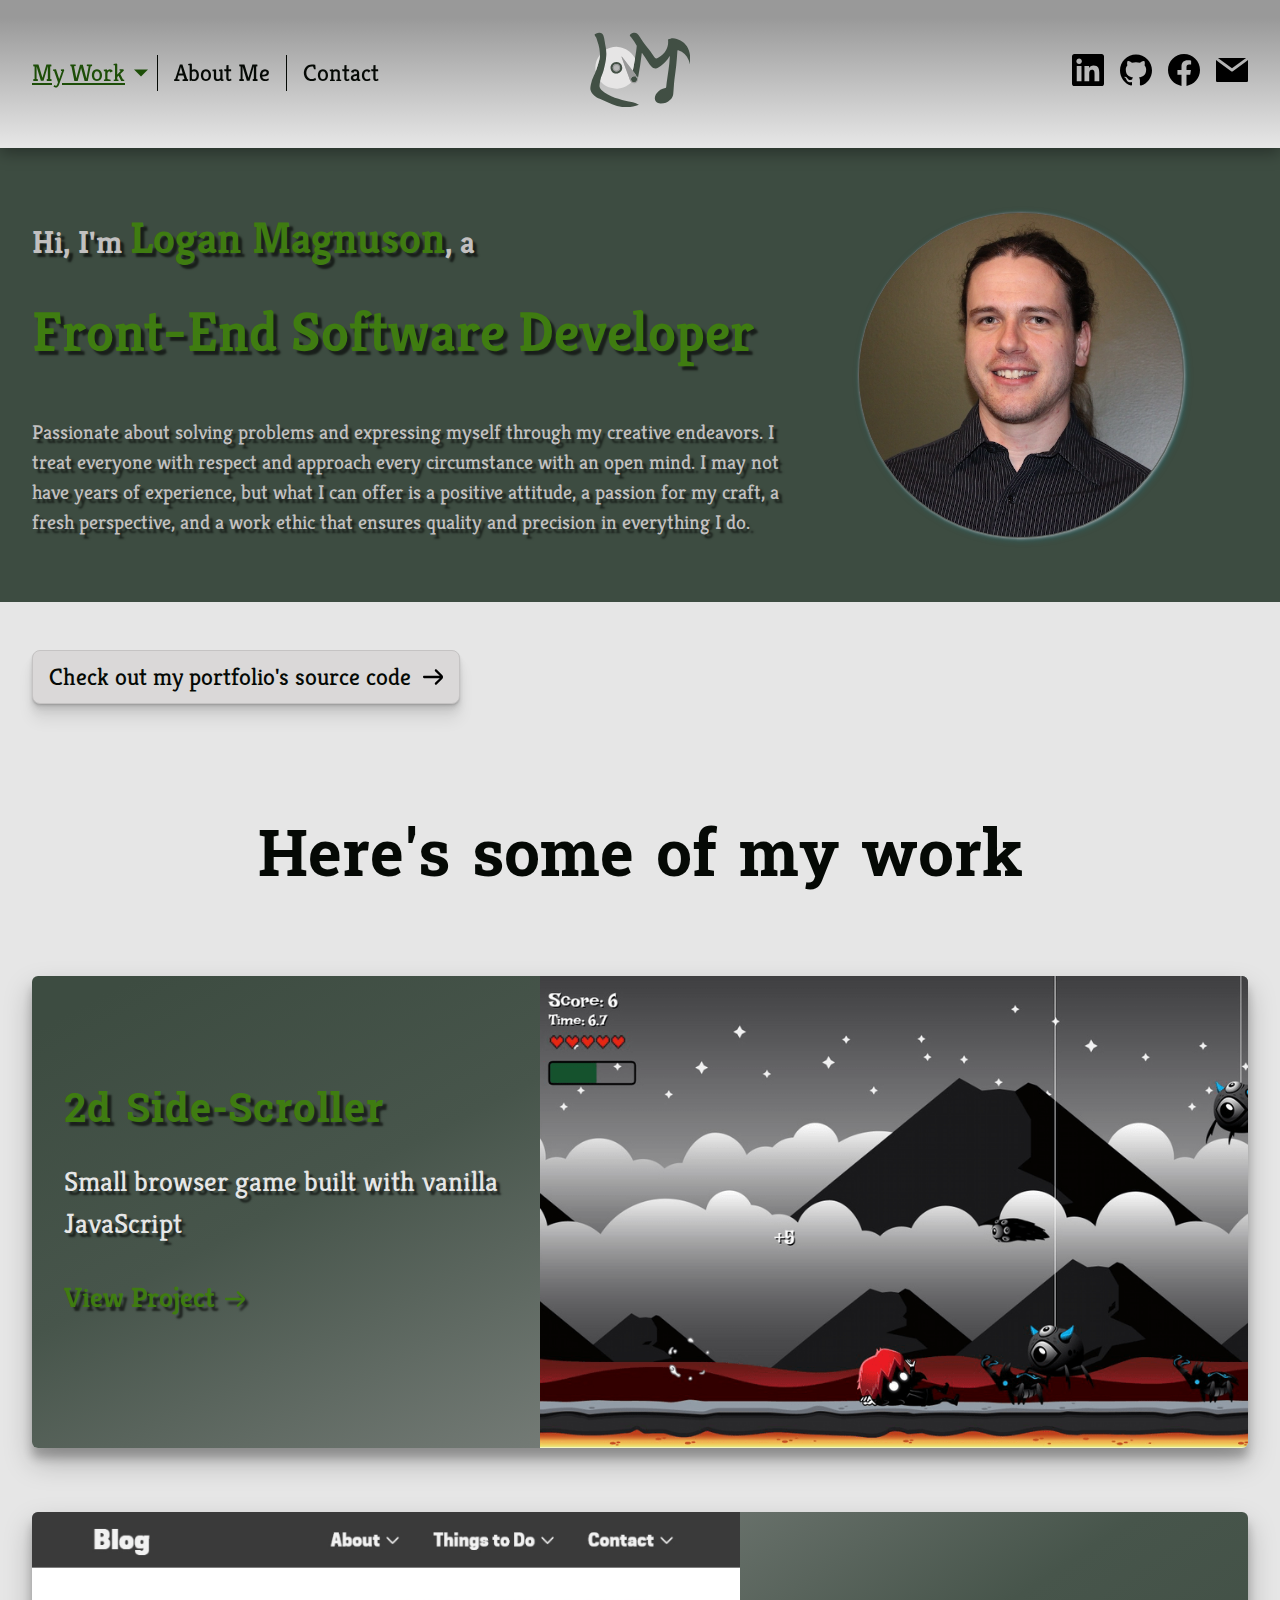
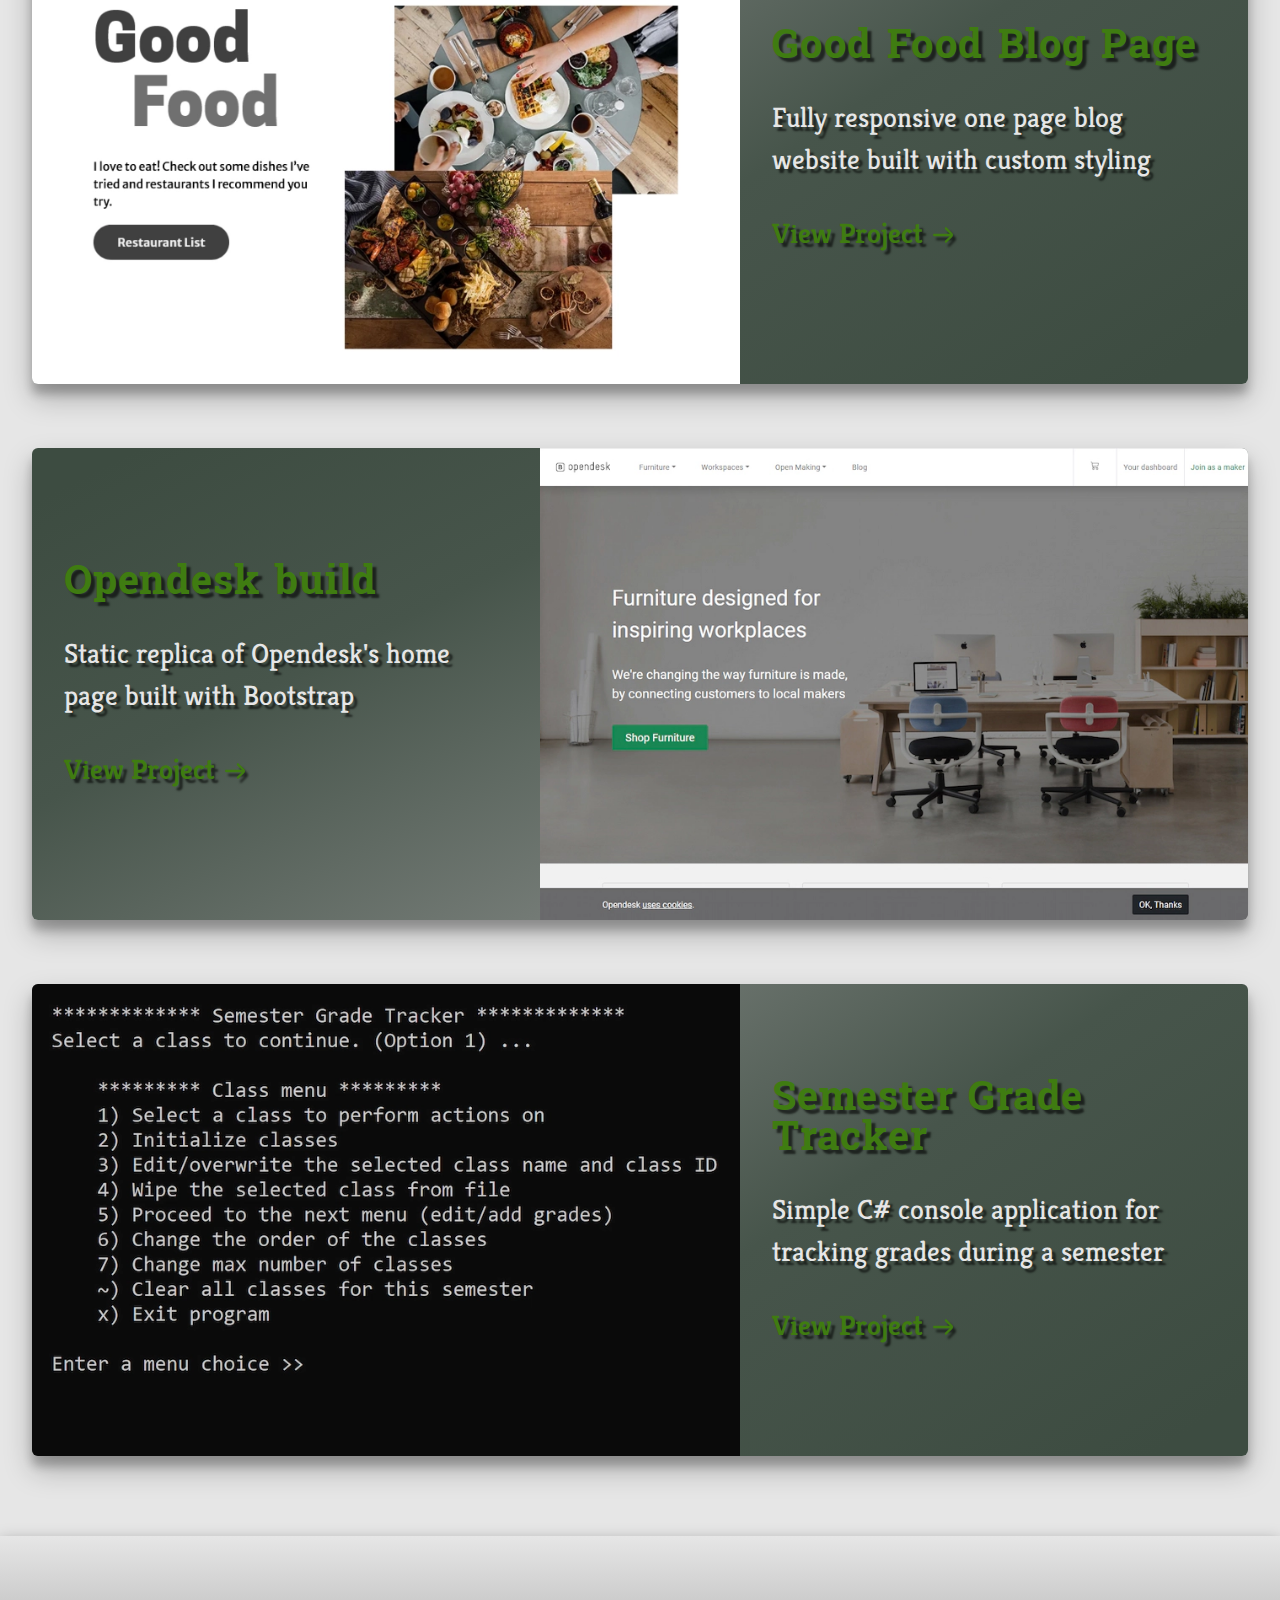
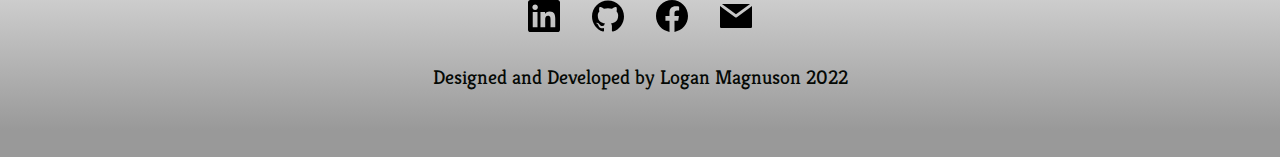
<file: index.html>
<!DOCTYPE html>
<html lang="en">
<head>
    <meta charset="UTF-8">
    <meta http-equiv="X-UA-Compatible" content="IE=edge">
    <meta name="viewport" content="width=device-width, initial-scale=1.0">
	<meta name="description" content="I'm Logan Magnuson, a Software Development student at NAIT, and this is my professional portfolio. You can view samples of my school work and personal projects and get an idea of who I am within. The source code for all my projects is available, as well as the source code for this portfolio. I look forward to hearing from you!">
    <title>My Work</title>
	<link rel="apple-touch-icon" sizes="180x180" href="/apple-touch-icon.png">
	<link rel="icon" type="image/png" sizes="32x32" href="/favicon-32x32.png">
	<link rel="icon" type="image/png" sizes="192x192" href="/android-chrome-192x192.png">
	<link rel="icon" type="image/png" sizes="16x16" href="/favicon-16x16.png">
	<link rel="manifest" href="/site.webmanifest">
	<link rel="mask-icon" href="/safari-pinned-tab.svg" color="#7f7f7f">
	<meta name="msapplication-TileColor" content="#ffc40d">
	<meta name="msapplication-TileImage" content="/mstile-144x144.png">
	<meta name="theme-color" content="#ffffff">
    <link rel="stylesheet" href="css/styles.min.css">
	<link rel="preconnect" href="https://fonts.googleapis.com">
	<link rel="preconnect" href="https://fonts.gstatic.com" crossorigin>
	<link href="https://fonts.googleapis.com/css2?family=Kreon:wght@400;700&display=swap" rel="stylesheet"> 
	<link href="https://fonts.googleapis.com/css2?family=Battambang:wght@400;700&display=swap" rel="stylesheet"> 
	<script src="js/main.js" defer></script>
</head>
<body class="my-work">
	<header class="header-tag">
		<div class="container header-container">
			<h1 class="sr-only">Logan Magnuson's Portfolio</h1>
			<div class="logo-toggle-container">
				<a title="Logan Magnuson's logo" class="logo-anchor" href="index.html">
					<svg class="logo" xmlns="http://www.w3.org/2000/svg" xmlns:xlink="http://www.w3.org/1999/xlink" viewBox="0 0 203.52 153.12" xml:space="preserve">
						<path fill-rule="evenodd" clip-rule="evenodd" fill="none" d="M102,153.599c-33.56,0-67.12-0.004-100.68,0.023
							c-0.9,0-1.103-0.203-1.102-1.103c0.025-50.4,0.025-100.8,0-151.2c0-0.899,0.203-1.103,1.102-1.102c67.2,0.024,134.4,0.024,201.6,0
							c0.899,0,1.103,0.203,1.102,1.102c-0.024,50.4-0.024,100.8,0,151.2c0.001,0.899-0.202,1.103-1.102,1.103
							C169.279,153.595,135.64,153.599,102,153.599z M11.747,79.677c-0.944,3.138-2.249,6.135-3.723,9.049
							c-3.046,6.021-5.196,12.336-6.493,18.949c-0.679,3.46-1.224,6.923-0.45,10.455c1.02,4.657,3.998,7.976,7.363,11.079
							c3.32,3.062,7.309,4.937,11.344,6.799c8.361,3.86,16.659,7.857,25.241,11.221c7.884,3.09,15.988,5.186,24.461,5.858
							c6.168,0.49,12.196-0.222,18.199-1.521c3.927-0.85,7.736-2.079,11.862-3.381c-4.253-2.005-7.977-4.53-12.406-5.332
							c-7.304-1.323-14.571-2.801-21.771-4.605c-10.09-2.53-19.896-5.831-29.042-10.868c-4.739-2.61-9.188-5.651-13.111-9.405
							c-2.296-2.197-3.986-4.799-3.917-8.066c0.07-3.307,0.606-6.591,1.315-9.832c1.087,0.289,1.622,1.256,2.325,1.979
							c5.371,5.513,11.693,9.435,19.121,11.503c5.454,1.519,11.018,2.142,16.641,1.349c6.999-0.986,13.495-3.373,19.231-7.603
							c2.108-1.554,4.313-3.009,5.862-5.197c0.609,0.125,1.047,0.56,1.554,0.867c3.567,2.168,7.907,1.383,10.507-1.859
							c1.749-2.182,2.052-4.678,1.765-7.332c0.193-1.061,0.393-2.119,0.577-3.181c2.542-14.713,5.197-29.41,6.75-44.274
							c0.134-1.278,0.139-2.602,0.821-4.089c0.111,0.285,0.137,0.415,0.205,0.514c4.419,6.363,8.993,12.622,12.848,19.362
							c1.831,3.203,3.955,6.201,6.649,8.751c2.486,2.352,5.317,3.817,8.875,3.283c2.052-0.308,3.883-1.191,5.625-2.262
							c5.465-3.358,10.024-7.789,14.478-12.333c2.779-2.837,5.215-5.946,7.036-9.502c0.171-0.333,0.248-0.934,0.725-0.814
							c0.589,0.148,0.273,0.757,0.244,1.133c-0.377,4.781-0.621,9.571-1.113,14.345c-0.959,9.301-2.397,18.533-3.792,27.773
							c-0.984,6.517-1.931,13.04-2.476,19.61c-0.101,1.207-0.521,1.731-1.745,1.948c-7.456,1.318-13.47,5.02-17.944,11.15
							c-2.355,3.228-3.724,6.794-3.372,10.853c0.315,3.639,1.99,6.461,5.341,8.096c1.993,0.972,4.143,1.479,6.361,1.521
							c7.618,0.141,14.118-2.525,19.562-7.846c3.231-3.158,5.635-6.769,6.09-11.37c0.426-4.294,0.712-8.604,1.019-12.909
							c0.417-5.86,0.785-11.727,1.526-17.557c1.172-9.23,2.701-18.412,3.587-27.683c0.947-9.909,1.771-19.825,2.343-29.762
							c0.093-1.62,0.24-1.738,1.781-1.242c10.369,3.334,17.15,10.423,21.268,20.308c1.055,2.533,1.818,5.161,2.528,7.914
							c0.101-0.195,0.168-0.264,0.168-0.333c-0.023-6.431,0.559-12.878-0.299-19.289c-1.695-12.676-7.974-22.333-19.239-28.537
							c-4.757-2.62-9.838-4.385-15.339-4.616c-3.285-0.137-6.224,1.248-9.25,2.227c-0.475,0.153-0.67,0.535-0.623,1.039
							c0.045,0.478,0.074,0.957,0.11,1.436c0.53,7.03-0.731,13.701-4.277,19.825c-4.043,6.982-10.157,11.845-16.967,15.883
							c-2.455,1.456-4.305,0.911-6.074-1.337c-0.296-0.376-0.572-0.77-0.85-1.16c-5.555-7.817-10.986-15.714-17.316-22.96
							c-4.899-5.609-8.64-12.076-12.694-18.301c-1.333-2.047-2.748-4.029-4.536-5.715c-2.208-2.081-4.759-2.789-7.73-2.04
							c-2.253,0.567-4.224,1.65-6.036,3.063c-1.754,1.368-1.841,3.147-0.202,4.652c0.766,0.703,1.546,1.383,2.216,2.187
							c4.063,4.874,7.16,10.377,10.378,15.804c0.306,0.517,0.285,1.061,0.243,1.625c-0.261,3.509-0.739,6.992-1.269,10.466
							c-0.691,4.538-1.443,9.067-2.169,13.6c-0.671-0.005-0.808-0.62-1.06-1.022c-1.141-1.823-2.292-3.63-3.634-5.32
							c-3.84-4.834-8.408-8.781-13.862-11.705c-5.17-2.772-10.735-4.224-16.52-4.698c-5.146-0.421-10.24,0.229-15.216,1.699
							c-3.031,0.896-5.859,2.273-8.739,3.53c-0.205-1.502-0.369-3.011-0.621-4.505c-0.67-3.974-1.43-7.934-2.058-11.915
							c-0.616-3.907-1.325-7.792-2.53-11.562c-1.375-4.297-4.742-6.532-9.113-6.139c-3.103,0.279-5.772,1.753-8.47,3.139
							c-0.266,0.137-0.495,0.336-0.43,0.65c0.238,1.155,0.199,2.393,1.181,3.309c1.128,1.052,1.94,2.347,2.405,3.814
							c2.946,9.303,6.417,18.478,6.877,28.387c0.09,1.948,0.532,3.878,0.336,5.844c-0.129,0.088-0.294,0.15-0.382,0.269
							c-2.326,3.145-4.361,6.459-5.813,10.107c-2.567,6.45-3.571,13.141-2.925,20.049C11.173,77.858,10.97,78.917,11.747,79.677z"/>
						<path fill-rule="evenodd" clip-rule="evenodd" fill="#414F44" d="M91.664,53.038c0.726-4.533,1.478-9.062,2.169-13.6
							c0.529-3.475,1.008-6.958,1.269-10.466c0.042-0.564,0.063-1.108-0.243-1.625c-3.218-5.427-6.316-10.93-10.378-15.804
							c-0.67-0.804-1.45-1.483-2.216-2.187c-1.64-1.505-1.553-3.284,0.202-4.652c1.813-1.413,3.783-2.496,6.036-3.063
							c2.972-0.749,5.523-0.041,7.73,2.04c1.789,1.686,3.203,3.668,4.536,5.715c4.054,6.225,7.794,12.692,12.694,18.301
							c6.33,7.246,11.762,15.143,17.316,22.96c0.277,0.391,0.554,0.784,0.85,1.16c1.77,2.248,3.619,2.793,6.074,1.337
							c6.81-4.038,12.924-8.9,16.967-15.883c3.546-6.124,4.808-12.795,4.277-19.825c-0.036-0.479-0.065-0.958-0.11-1.436
							c-0.047-0.504,0.148-0.885,0.623-1.039c3.026-0.979,5.965-2.364,9.25-2.227c5.501,0.23,10.582,1.996,15.339,4.616
							c11.266,6.204,17.544,15.861,19.239,28.537c0.857,6.411,0.275,12.858,0.299,19.289c0,0.069-0.067,0.138-0.168,0.333
							c-0.71-2.753-1.474-5.381-2.528-7.914c-4.117-9.885-10.898-16.974-21.268-20.308c-1.541-0.496-1.688-0.378-1.781,1.242
							c-0.572,9.937-1.396,19.853-2.343,29.762c-0.886,9.271-2.415,18.452-3.587,27.683c-0.741,5.83-1.109,11.696-1.526,17.557
							c-0.307,4.306-0.593,8.615-1.019,12.909c-0.455,4.602-2.858,8.212-6.09,11.37c-5.443,5.32-11.943,7.986-19.562,7.846
							c-2.219-0.041-4.368-0.549-6.361-1.521c-3.351-1.635-5.025-4.457-5.341-8.096c-0.352-4.059,1.017-7.625,3.372-10.853
							c4.475-6.131,10.488-9.832,17.944-11.15c1.225-0.217,1.645-0.741,1.745-1.948c0.545-6.57,1.491-13.094,2.476-19.61
							c1.395-9.24,2.833-18.472,3.792-27.773c0.492-4.774,0.736-9.564,1.113-14.345c0.029-0.375,0.345-0.984-0.244-1.133
							c-0.477-0.12-0.554,0.481-0.725,0.814c-1.821,3.557-4.257,6.666-7.036,9.502c-4.453,4.544-9.013,8.975-14.478,12.333
							c-1.742,1.071-3.573,1.954-5.625,2.262c-3.558,0.534-6.389-0.931-8.875-3.283c-2.694-2.55-4.818-5.548-6.649-8.751
							c-3.854-6.74-8.429-12.999-12.848-19.362c-0.068-0.1-0.094-0.229-0.205-0.514c-0.683,1.488-0.688,2.811-0.821,4.089
							c-1.553,14.865-4.207,29.561-6.75,44.274c-0.184,1.062-0.384,2.12-0.577,3.181c-0.807-1.138-1.259-2.488-2.178-3.562
							c-0.523-0.611-0.896-0.489-1.31,0.1c-0.609,0.867-0.1,1.518,0.406,2.143c0.941,1.165,1.541,2.512,1.365,3.969
							c-0.436,3.606-3.208,6.048-6.667,5.816c-2.517-0.169-4.311-1.393-5.249-3.703c-0.938-2.311-0.736-4.578,0.976-6.481
							c1.75-1.946,4.005-2.58,6.521-1.846c0.953,0.278,1.655,0.391,2.271-0.546c0.606-0.922,0.273-1.609-0.322-2.368
							c-1.923-2.448-3.812-4.924-5.693-7.403c-0.361-0.476-0.625-1.021-0.613-1.652c0.155-0.574,0.331-1.143,0.461-1.722
							c1.178-5.241,1.928-10.561,2.88-15.844C90.927,58.144,91.738,55.66,91.664,53.038z"/>
						<path fill-rule="evenodd" clip-rule="evenodd" fill="#E6E5E5" d="M91.664,53.038c0.074,2.622-0.737,5.106-1.194,7.645
							c-0.952,5.283-1.702,10.603-2.88,15.844c-0.13,0.58-0.307,1.148-0.461,1.722c-0.736-0.058-1.08-0.658-1.454-1.144
							c-2.975-3.853-5.905-7.739-8.88-11.592c-3.78-4.895-7.587-9.769-11.396-14.642c-0.263-0.336-0.461-0.831-1.032-0.811
							c-0.134,0.433-0.015,0.764,0.108,1.107c4.595,12.755,9.138,25.529,13.802,38.26c1.585,4.327,2.798,8.839,5.521,12.68
							c-1.549,2.188-3.754,3.644-5.862,5.197c-5.736,4.229-12.232,6.616-19.231,7.603c-5.623,0.793-11.187,0.17-16.641-1.349
							c-7.428-2.068-13.75-5.99-19.121-11.503c-0.704-0.723-1.238-1.689-2.325-1.979c0.048-0.394,0.078-0.791,0.147-1.182
							c0.714-4.067,2.146-7.899,3.682-11.718c2.958-7.35,4.553-15.084,6.286-22.783c1.567-6.958,2.685-13.948,2.359-21.107
							c-0.118-2.59-0.305-5.178-0.46-7.766c2.88-1.257,5.708-2.635,8.739-3.53c4.976-1.47,10.069-2.12,15.216-1.699
							c5.784,0.474,11.35,1.926,16.52,4.698c5.454,2.924,10.022,6.871,13.862,11.705c1.342,1.689,2.493,3.497,3.634,5.32
							C90.856,52.418,90.993,53.033,91.664,53.038z M65.573,72.808c0.03-6.464-5.158-11.673-11.495-11.854
							c-6.844-0.196-12.143,5.597-12.141,11.591c0.002,6.726,5.167,12.035,11.814,12.038C60.308,84.586,65.543,79.372,65.573,72.808z"/>
						<path fill-rule="evenodd" clip-rule="evenodd" fill="#425045" d="M32.634,35.521c0.155,2.588,0.342,5.176,0.46,7.766
							c0.325,7.159-0.792,14.149-2.359,21.107c-1.733,7.699-3.328,15.434-6.286,22.783c-1.536,3.818-2.968,7.65-3.682,11.718
							c-0.069,0.391-0.099,0.788-0.147,1.182c-0.709,3.241-1.246,6.525-1.315,9.832c-0.069,3.268,1.621,5.869,3.917,8.066
							c3.923,3.754,8.373,6.795,13.111,9.405c9.146,5.037,18.952,8.338,29.042,10.868c7.2,1.805,14.467,3.282,21.771,4.605
							c4.429,0.802,8.153,3.327,12.406,5.332c-4.125,1.302-7.935,2.531-11.862,3.381c-6.003,1.299-12.031,2.011-18.199,1.521
							c-8.474-0.673-16.578-2.769-24.461-5.858c-8.582-3.363-16.88-7.36-25.241-11.221c-4.035-1.862-8.024-3.737-11.344-6.799
							c-3.366-3.104-6.344-6.422-7.363-11.079c-0.774-3.532-0.229-6.995,0.45-10.455c1.297-6.613,3.447-12.929,6.493-18.949
							c1.474-2.914,2.778-5.911,3.723-9.049c0.081-0.135,0.188-0.259,0.239-0.403c2.583-7.403,5.021-14.853,6.924-22.462
							c0.84-3.361,1.472-6.769,1.3-10.267c0.196-1.966-0.246-3.896-0.336-5.844c-0.46-9.909-3.931-19.084-6.877-28.387
							c-0.465-1.468-1.277-2.762-2.405-3.814C9.61,7.583,9.649,6.345,9.412,5.19c-0.064-0.314,0.164-0.513,0.43-0.65
							c2.697-1.386,5.367-2.86,8.47-3.139c4.371-0.394,7.739,1.842,9.113,6.139c1.206,3.77,1.914,7.655,2.53,11.562
							c0.628,3.981,1.387,7.94,2.058,11.915C32.265,32.51,32.429,34.019,32.634,35.521z"/>
						<path fill-rule="evenodd" clip-rule="evenodd" fill="#999999" d="M83.799,102.107c-2.723-3.841-3.936-8.353-5.521-12.68
							c-4.664-12.73-9.207-25.504-13.802-38.26c-0.123-0.343-0.243-0.674-0.108-1.107c0.57-0.02,0.769,0.475,1.032,0.811
							c3.808,4.873,7.615,9.747,11.396,14.642c2.976,3.853,5.906,7.739,8.88,11.592c0.374,0.485,0.718,1.086,1.454,1.144
							c-0.012,0.631,0.252,1.177,0.613,1.652c1.882,2.479,3.77,4.955,5.693,7.403c0.596,0.759,0.928,1.446,0.322,2.368
							c-0.616,0.937-1.317,0.824-2.271,0.546c-2.516-0.734-4.771-0.101-6.521,1.846c-1.712,1.903-1.914,4.171-0.976,6.481
							c0.938,2.311,2.732,3.534,5.249,3.703c3.458,0.231,6.231-2.21,6.667-5.816c0.176-1.457-0.424-2.804-1.365-3.969
							c-0.505-0.625-1.015-1.275-0.406-2.143c0.414-0.589,0.787-0.711,1.31-0.1c0.919,1.073,1.372,2.424,2.178,3.562
							c0.287,2.654-0.016,5.15-1.765,7.332c-2.6,3.242-6.94,4.027-10.507,1.859C84.846,102.667,84.408,102.232,83.799,102.107z"/>
						<path fill-rule="evenodd" clip-rule="evenodd" fill="#E4E4E3" d="M20.211,46.544c0.172,3.499-0.46,6.906-1.3,10.267
							c-1.903,7.61-4.341,15.06-6.924,22.462c-0.051,0.145-0.158,0.269-0.239,0.403c-0.777-0.761-0.574-1.819-0.657-2.707
							c-0.646-6.908,0.358-13.6,2.925-20.049c1.452-3.648,3.487-6.962,5.813-10.107C19.917,46.694,20.082,46.632,20.211,46.544z"/>
						<path fill-rule="evenodd" clip-rule="evenodd" fill="#435045" d="M65.573,72.808c-0.03,6.564-5.265,11.779-11.821,11.775
							c-6.647-0.003-11.813-5.313-11.814-12.038c-0.002-5.994,5.297-11.787,12.141-11.591C60.415,61.135,65.603,66.343,65.573,72.808z
								M53.66,80.399c4.159,0.001,7.875-3.583,7.717-7.668c-0.161-4.167-3.091-7.533-7.55-7.548c-4.467-0.016-7.611,3.041-7.664,7.75
							C46.113,77.475,50.271,80.526,53.66,80.399z"/>
						<path fill-rule="evenodd" clip-rule="evenodd" fill="#979797" d="M53.66,80.399c-3.389,0.127-7.546-2.924-7.496-7.467
							c0.052-4.709,3.197-7.766,7.664-7.75c4.459,0.015,7.389,3.381,7.55,7.548C61.535,76.816,57.819,80.4,53.66,80.399z M48.172,72.724
							c-0.041,3.18,2.396,5.725,5.496,5.74c3.178,0.015,5.64-2.4,5.672-5.566c0.033-3.246-2.231-5.694-5.309-5.738
							C50.578,67.11,48.214,69.354,48.172,72.724z"/>
						<path fill-rule="evenodd" clip-rule="evenodd" fill="none" d="M48.172,72.724c0.042-3.37,2.406-5.614,5.859-5.564
							c3.077,0.044,5.342,2.492,5.309,5.738c-0.032,3.166-2.494,5.581-5.672,5.566C50.567,78.449,48.131,75.904,48.172,72.724z"/>
					</svg>
				</a>
				<div class="toggle">
					<input type="checkbox" id="navToggle" class="navToggle">
					<label for="navToggle" class="navToggleLabel"><span></span></label>
				</div>
			</div>
			<nav class="header-nav">
				<ul class="nav-ul" role="list">
					<li class="nav-item nav-item-one" id="firstNavItem">
						<a href="index.html">My Work</a>
						<span id="dropdownToggle"><svg class="down-arrow" xmlns="http://www.w3.org/2000/svg" xmlns:xlink="http://www.w3.org/1999/xlink" viewBox="0 0 386.257 386.257" xml:space="preserve"><polygon points="0,96.879 193.129,289.379 386.257,96.879 "/></svg></span>
                        <div class="dropdown">
							<div class="container">
								<ul class="nav-list-one" role="list">
									<li><a href="side-scroller.html">2d Side-Scroller</a></li>
									<li><a href="good-food.html">Good Food Blog Page</a></li>
									<li><a href="opendesk.html">Opendesk Build</a></li>
								</ul>
								<ul class="nav-list-two" role="list">
									<li><a href="semester-tracker.html">Semester Grade Tracker</a></li>
								</ul>
							</div>
                        </div>
					</li>
					<li class="nav-item nav-item-two"><a href="about-me.html">About Me</a></li>
					<li class="nav-item nav-item-three"><a href="contact.html">Contact</a></li>
				</ul>
				<ul role="list" class="socials">
					<li class="socials-item">
						<a href="https://www.linkedin.com/in/lmagnuson07/" target="_blank" title="LinkedIn profile">
							<svg viewBox="0 0 24 24" xmlns="http://www.w3.org/2000/svg"><path d="M20.447 20.452h-3.554v-5.569c0-1.328-.027-3.037-1.852-3.037-1.853 0-2.136 1.445-2.136 2.939v5.667H9.351V9h3.414v1.561h.046c.477-.9 1.637-1.85 3.37-1.85 3.601 0 4.267 2.37 4.267 5.455v6.286zM5.337 7.433c-1.144 0-2.063-.926-2.063-2.065 0-1.138.92-2.063 2.063-2.063 1.14 0 2.064.925 2.064 2.063 0 1.139-.925 2.065-2.064 2.065zm1.782 13.019H3.555V9h3.564v11.452zM22.225 0H1.771C.792 0 0 .774 0 1.729v20.542C0 23.227.792 24 1.771 24h20.451C23.2 24 24 23.227 24 22.271V1.729C24 .774 23.2 0 22.222 0h.003z"/></svg>
						</a>
					</li>
					<li class="socials-item">
						<a href="https://github.com/lmagnuson07" target="_blank" title="Github profile">
							<svg viewBox="0 0 24 24" xmlns="http://www.w3.org/2000/svg"><path d="M12 .297c-6.63 0-12 5.373-12 12 0 5.303 3.438 9.8 8.205 11.385.6.113.82-.258.82-.577 0-.285-.01-1.04-.015-2.04-3.338.724-4.042-1.61-4.042-1.61C4.422 18.07 3.633 17.7 3.633 17.7c-1.087-.744.084-.729.084-.729 1.205.084 1.838 1.236 1.838 1.236 1.07 1.835 2.809 1.305 3.495.998.108-.776.417-1.305.76-1.605-2.665-.3-5.466-1.332-5.466-5.93 0-1.31.465-2.38 1.235-3.22-.135-.303-.54-1.523.105-3.176 0 0 1.005-.322 3.3 1.23.96-.267 1.98-.399 3-.405 1.02.006 2.04.138 3 .405 2.28-1.552 3.285-1.23 3.285-1.23.645 1.653.24 2.873.12 3.176.765.84 1.23 1.91 1.23 3.22 0 4.61-2.805 5.625-5.475 5.92.42.36.81 1.096.81 2.22 0 1.606-.015 2.896-.015 3.286 0 .315.21.69.825.57C20.565 22.092 24 17.592 24 12.297c0-6.627-5.373-12-12-12"/></svg>
						</a>
					</li>
					<li class="socials-item">
						<a href="https://www.facebook.com/loganmagnuson07" target="_blank" title="Facebook profile">
							<svg viewBox="0 0 24 24" xmlns="http://www.w3.org/2000/svg"><path d="M24 12.073c0-6.627-5.373-12-12-12s-12 5.373-12 12c0 5.99 4.388 10.954 10.125 11.854v-8.385H7.078v-3.47h3.047V9.43c0-3.007 1.792-4.669 4.533-4.669 1.312 0 2.686.235 2.686.235v2.953H15.83c-1.491 0-1.956.925-1.956 1.874v2.25h3.328l-.532 3.47h-2.796v8.385C19.612 23.027 24 18.062 24 12.073z"/></svg>
						</a>
					</li>
					<li class="socials-item">
						<a href="mailto:logmagns07@gmail.com" title="Email address">
							<svg viewBox="0 0 330.001 330.001" xmlns="http://www.w3.org/2000/svg"><path d="M173.871,177.097c-2.641,1.936-5.756,2.903-8.87,2.903c-3.116,0-6.23-0.967-8.871-2.903L30,84.602 L0.001,62.603L0,275.001c0.001,8.284,6.716,15,15,15L315.001,290c8.285,0,15-6.716,15-14.999V62.602l-30.001,22L173.871,177.097z"/><polygon points="165.001,146.4 310.087,40.001 19.911,40"/></svg>
						</a>
					</li>
				</ul>
			</nav>
		</div>
    </header>

    <main class="main-tag">
		<section class="introduction">
			<div class="container">
				<div class="intro-content">
					<h2>Hi, I'm <span class="my-name">Logan Magnuson</span>, a 
						<br>
						<span class="tagline">Front-End Software Developer</span>
					</h2>
					<p>Passionate about solving problems and expressing myself through my creative endeavors. I treat everyone with respect and approach every circumstance with an open mind. I may not have years of experience, but what I can offer is a positive attitude, a passion for my craft, a fresh perspective, and a work ethic that ensures quality and precision in everything I do.</p>
				</div>
				<div class="intro-picture">
					<img width="260" height="260"
						srcset="img/home-page-profile-picture-sm.webp 260w, 
							img/home-page-profile-picture-lg.webp 326w"
						sizes="(max-width: 600px) 260px, 326px"
						src="img/home-page-profile-picture-sm.webp" 
						alt="Image of the sites author"
					>
				</div>
			</div>
		</section>

		<div class="source-code-link">
			<div class="container">
				<div class="wrapper">
					<a href="https://github.com/lmagnuson07/portfolio" target="_blank" class="button">
						Check out my portfolio's source code
						<svg xmlns="http://www.w3.org/2000/svg" xmlns:xlink="http://www.w3.org/1999/xlink" viewBox="0 0 44.952 44.952" xml:space="preserve"><path d="M44.952,22.108c0-1.25-0.478-2.424-1.362-3.308L30.627,5.831c-0.977-0.977-2.561-0.977-3.536,0 c-0.978,0.977-0.976,2.568,0,3.546l10.574,10.57H2.484C1.102,19.948,0,21.081,0,22.464c0,0.003,0,0.025,0,0.028 c0,1.382,1.102,2.523,2.484,2.523h35.182L27.094,35.579c-0.978,0.978-0.978,2.564,0,3.541c0.977,0.979,2.561,0.978,3.538-0.001 l12.958-12.97c0.885-0.882,1.362-2.059,1.362-3.309C44.952,22.717,44.952,22.231,44.952,22.108z"/></svg>
					</a>
				</div>
			</div>
		</div>

		<section class="projects">
			<div class="container">
				<h2>Here's some of my work</h2>
				<a href="side-scroller.html">
					<div>
						<img width="536" height="357"
							srcset="img/home-page-side-scroller-sm.webp 536w, 
								img/home-page-side-scroller-md.webp 835w, 
								img/home-page-side-scroller-lg.webp 840w"
							sizes="(max-width: 600px) 536px,
								(max-width: 900px) 835px, 840px"
							src="img/home-page-side-scroller-sm.webp" 
							alt="My 2d JavaScript side-scroller"
						>
					</div>
					<div>
						<h3>2d Side-Scroller</h3>
						<p>Small browser game built with vanilla JavaScript</p>
						<p>View Project<svg xmlns="http://www.w3.org/2000/svg" xmlns:xlink="http://www.w3.org/1999/xlink" viewBox="0 0 44.952 44.952" xml:space="preserve"><path d="M44.952,22.108c0-1.25-0.478-2.424-1.362-3.308L30.627,5.831c-0.977-0.977-2.561-0.977-3.536,0 c-0.978,0.977-0.976,2.568,0,3.546l10.574,10.57H2.484C1.102,19.948,0,21.081,0,22.464c0,0.003,0,0.025,0,0.028 c0,1.382,1.102,2.523,2.484,2.523h35.182L27.094,35.579c-0.978,0.978-0.978,2.564,0,3.541c0.977,0.979,2.561,0.978,3.538-0.001 l12.958-12.97c0.885-0.882,1.362-2.059,1.362-3.309C44.952,22.717,44.952,22.231,44.952,22.108z"/></svg></p>
					</div>
				</a>
				<a href="good-food.html">
					<div>
						<img width="536" height="357"
							srcset="img/home-page-good-food-page-sm.webp 536w, 
								img/home-page-good-food-page-md.webp 835w, 
								img/home-page-good-food-page-lg.webp 840w"
							sizes="(max-width: 600px) 536px,
								(max-width: 900px) 835px, 840px"
							src="img/home-page-good-food-page-sm.webp" 
							alt="Good Food blog at the medium breakpoint"
						>
					</div>
					<div>
						<h3>Good Food Blog Page</h3>
						<p>Fully responsive one page blog website built with custom styling</p>
						<p>View Project<svg xmlns="http://www.w3.org/2000/svg" xmlns:xlink="http://www.w3.org/1999/xlink" viewBox="0 0 44.952 44.952" xml:space="preserve"><path d="M44.952,22.108c0-1.25-0.478-2.424-1.362-3.308L30.627,5.831c-0.977-0.977-2.561-0.977-3.536,0 c-0.978,0.977-0.976,2.568,0,3.546l10.574,10.57H2.484C1.102,19.948,0,21.081,0,22.464c0,0.003,0,0.025,0,0.028 c0,1.382,1.102,2.523,2.484,2.523h35.182L27.094,35.579c-0.978,0.978-0.978,2.564,0,3.541c0.977,0.979,2.561,0.978,3.538-0.001 l12.958-12.97c0.885-0.882,1.362-2.059,1.362-3.309C44.952,22.717,44.952,22.231,44.952,22.108z"/></svg></p>
					</div>
				</a>
				<a href="opendesk.html">
					<div>
						<img width="536" height="357"
							srcset="img/home-page-opendesk-build-sm.webp 536w, 
								img/home-page-opendesk-build-md.webp 835w, 
								img/home-page-opendesk-build-lg.webp 840w"
							sizes="(max-width: 600px) 536px,
								(max-width: 900px) 835px, 840px"
							src="img/home-page-grade-tracker-sm.webp" 
							alt="My Open Desk build at a medium breakpoint"
						>
					</div>
					<div>
						<h3>Opendesk build</h3>
						<p>Static replica of Opendesk's home page built with Bootstrap</p>
						<p>View Project<svg xmlns="http://www.w3.org/2000/svg" xmlns:xlink="http://www.w3.org/1999/xlink" viewBox="0 0 44.952 44.952" xml:space="preserve"><path d="M44.952,22.108c0-1.25-0.478-2.424-1.362-3.308L30.627,5.831c-0.977-0.977-2.561-0.977-3.536,0 c-0.978,0.977-0.976,2.568,0,3.546l10.574,10.57H2.484C1.102,19.948,0,21.081,0,22.464c0,0.003,0,0.025,0,0.028 c0,1.382,1.102,2.523,2.484,2.523h35.182L27.094,35.579c-0.978,0.978-0.978,2.564,0,3.541c0.977,0.979,2.561,0.978,3.538-0.001 l12.958-12.97c0.885-0.882,1.362-2.059,1.362-3.309C44.952,22.717,44.952,22.231,44.952,22.108z"/></svg></p>
					</div>
				</a>
				<a href="semester-tracker.html">
					<div>
						<img width="536" height="357"
							srcset="img/home-page-grade-tracker-sm.webp 536w, 
								img/home-page-grade-tracker-md.webp 835w, 
								img/home-page-grade-tracker-lg.webp 840w"
							sizes="(max-width: 600px) 536px,
								(max-width: 900px) 835px, 840px"
							src="img/home-page-grade-tracker-sm.webp" 
							alt="My semester grade tracker console application"
						>
					</div>
					<div>
						<h3>Semester Grade Tracker</h3>
						<p>Simple C# console application for tracking grades during a semester</p>
						<p>View Project<svg xmlns="http://www.w3.org/2000/svg" xmlns:xlink="http://www.w3.org/1999/xlink" viewBox="0 0 44.952 44.952" xml:space="preserve"><path d="M44.952,22.108c0-1.25-0.478-2.424-1.362-3.308L30.627,5.831c-0.977-0.977-2.561-0.977-3.536,0 c-0.978,0.977-0.976,2.568,0,3.546l10.574,10.57H2.484C1.102,19.948,0,21.081,0,22.464c0,0.003,0,0.025,0,0.028 c0,1.382,1.102,2.523,2.484,2.523h35.182L27.094,35.579c-0.978,0.978-0.978,2.564,0,3.541c0.977,0.979,2.561,0.978,3.538-0.001 l12.958-12.97c0.885-0.882,1.362-2.059,1.362-3.309C44.952,22.717,44.952,22.231,44.952,22.108z"/></svg></p>
					</div>
				</a>
			</div>
		</section>
    </main>

    <footer class="footer-tag">
		<ul role="list" class="footer-socials">
			<li>
				<a href="https://www.linkedin.com/in/lmagnuson07/" target="_blank" title="LinkedIn profile">
					<svg viewBox="0 0 24 24" xmlns="http://www.w3.org/2000/svg"><path d="M20.447 20.452h-3.554v-5.569c0-1.328-.027-3.037-1.852-3.037-1.853 0-2.136 1.445-2.136 2.939v5.667H9.351V9h3.414v1.561h.046c.477-.9 1.637-1.85 3.37-1.85 3.601 0 4.267 2.37 4.267 5.455v6.286zM5.337 7.433c-1.144 0-2.063-.926-2.063-2.065 0-1.138.92-2.063 2.063-2.063 1.14 0 2.064.925 2.064 2.063 0 1.139-.925 2.065-2.064 2.065zm1.782 13.019H3.555V9h3.564v11.452zM22.225 0H1.771C.792 0 0 .774 0 1.729v20.542C0 23.227.792 24 1.771 24h20.451C23.2 24 24 23.227 24 22.271V1.729C24 .774 23.2 0 22.222 0h.003z"/></svg>
				</a>
			</li>
			<li>
				<a href="https://github.com/lmagnuson07" target="_blank" title="Github profile">
					<svg viewBox="0 0 24 24" xmlns="http://www.w3.org/2000/svg"><path d="M12 .297c-6.63 0-12 5.373-12 12 0 5.303 3.438 9.8 8.205 11.385.6.113.82-.258.82-.577 0-.285-.01-1.04-.015-2.04-3.338.724-4.042-1.61-4.042-1.61C4.422 18.07 3.633 17.7 3.633 17.7c-1.087-.744.084-.729.084-.729 1.205.084 1.838 1.236 1.838 1.236 1.07 1.835 2.809 1.305 3.495.998.108-.776.417-1.305.76-1.605-2.665-.3-5.466-1.332-5.466-5.93 0-1.31.465-2.38 1.235-3.22-.135-.303-.54-1.523.105-3.176 0 0 1.005-.322 3.3 1.23.96-.267 1.98-.399 3-.405 1.02.006 2.04.138 3 .405 2.28-1.552 3.285-1.23 3.285-1.23.645 1.653.24 2.873.12 3.176.765.84 1.23 1.91 1.23 3.22 0 4.61-2.805 5.625-5.475 5.92.42.36.81 1.096.81 2.22 0 1.606-.015 2.896-.015 3.286 0 .315.21.69.825.57C20.565 22.092 24 17.592 24 12.297c0-6.627-5.373-12-12-12"/></svg>
				</a>
			</li>
			<li>
				<a href="https://www.facebook.com/loganmagnuson07" target="_blank" title="Facebook profile">
					<svg viewBox="0 0 24 24" xmlns="http://www.w3.org/2000/svg"><path d="M24 12.073c0-6.627-5.373-12-12-12s-12 5.373-12 12c0 5.99 4.388 10.954 10.125 11.854v-8.385H7.078v-3.47h3.047V9.43c0-3.007 1.792-4.669 4.533-4.669 1.312 0 2.686.235 2.686.235v2.953H15.83c-1.491 0-1.956.925-1.956 1.874v2.25h3.328l-.532 3.47h-2.796v8.385C19.612 23.027 24 18.062 24 12.073z"/></svg>
				</a>
			</li>
			<li>
				<a href="mailto:logmagns07@gmail.com" title="Email address">
					<svg viewBox="0 0 330.001 330.001" xmlns="http://www.w3.org/2000/svg"><path d="M173.871,177.097c-2.641,1.936-5.756,2.903-8.87,2.903c-3.116,0-6.23-0.967-8.871-2.903L30,84.602 L0.001,62.603L0,275.001c0.001,8.284,6.716,15,15,15L315.001,290c8.285,0,15-6.716,15-14.999V62.602l-30.001,22L173.871,177.097z"/><polygon points="165.001,146.4 310.087,40.001 19.911,40"/></svg>
				</a>
			</li>
		</ul>
		<p>Designed and Developed by Logan Magnuson 2022</p>
    </footer>
</body>
</html>
</file>
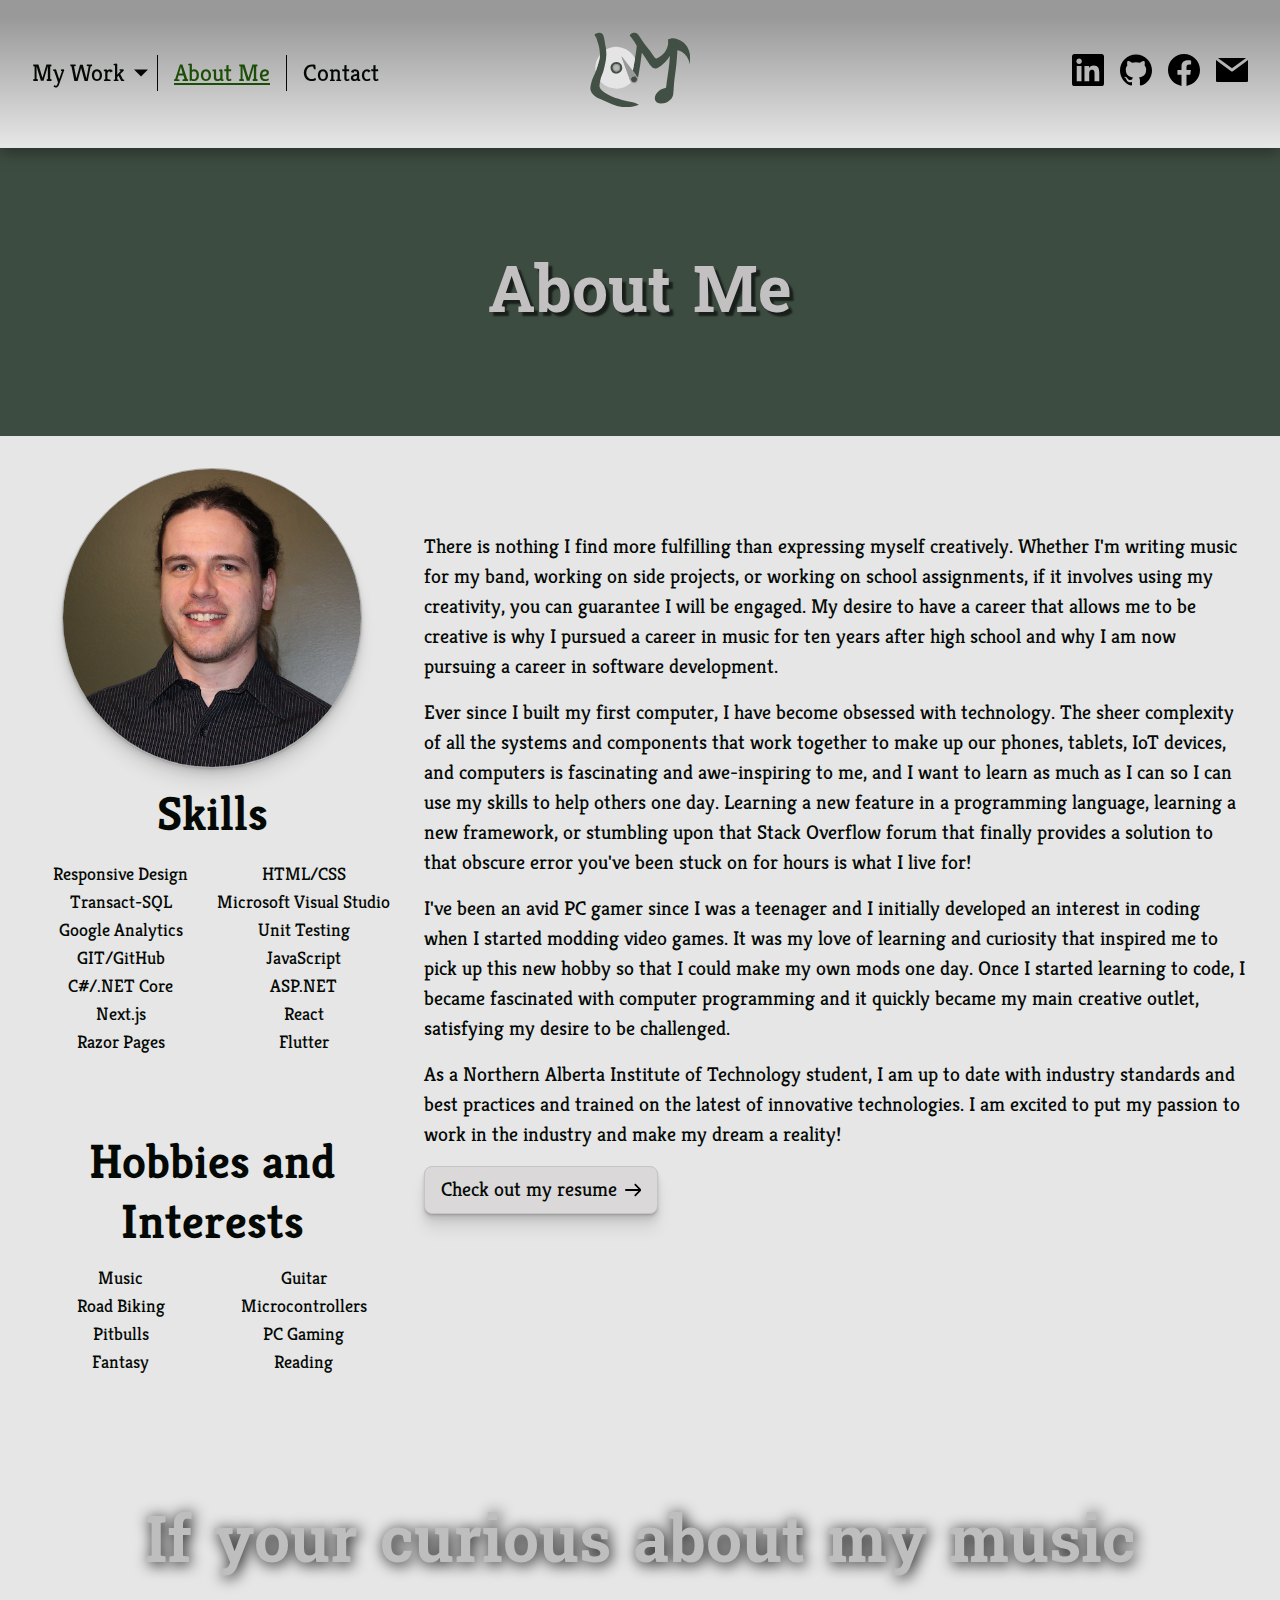
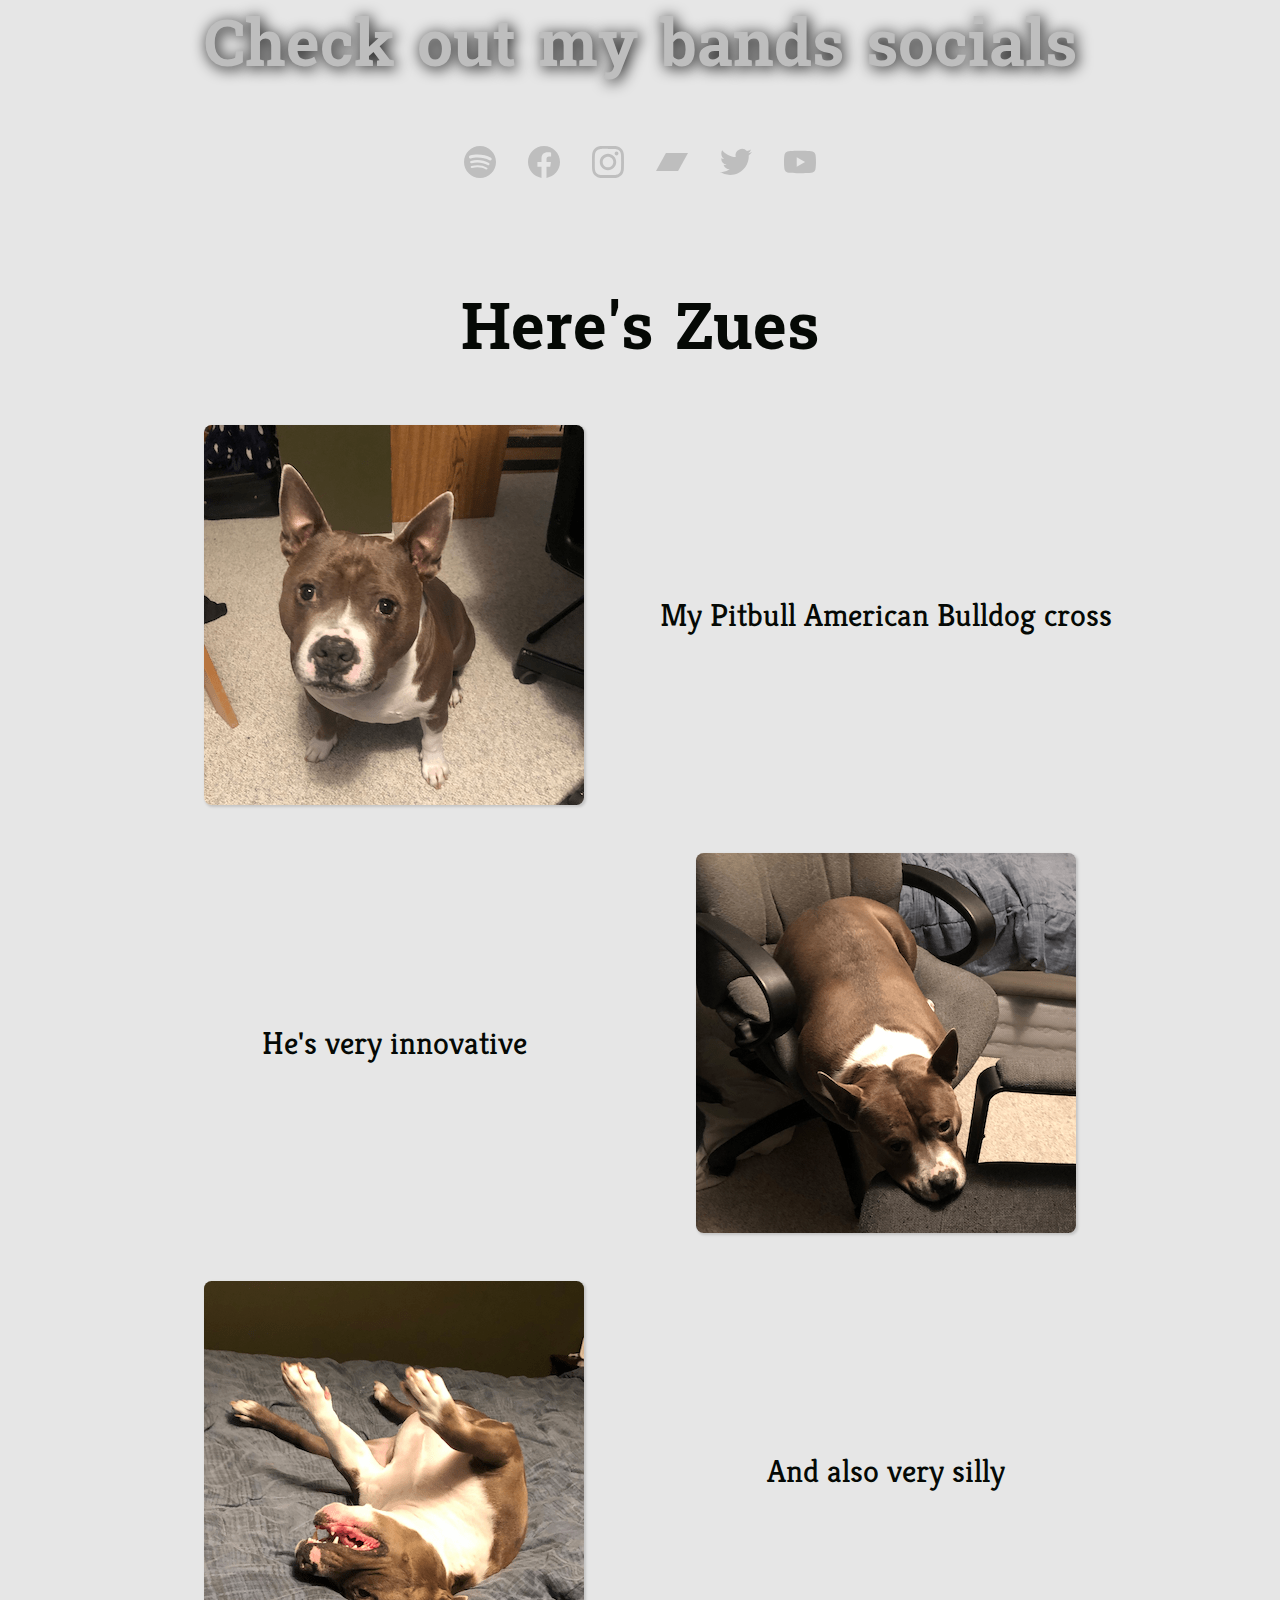
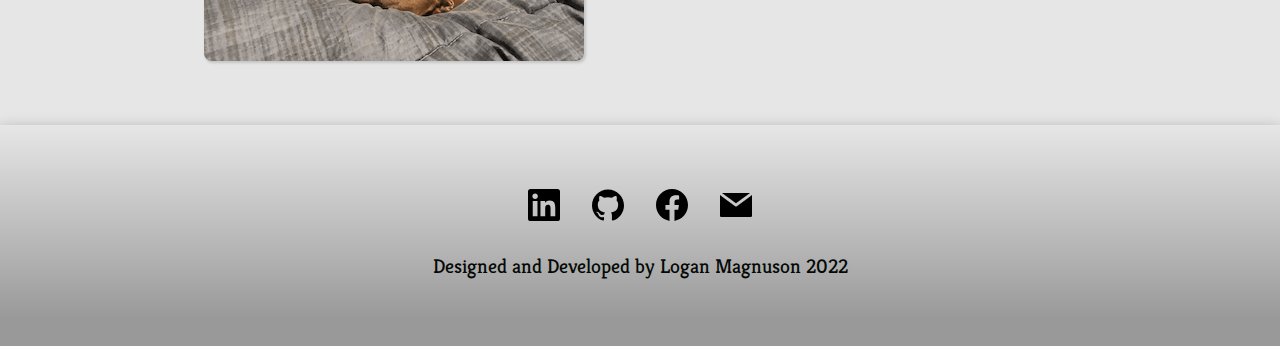
<file: about-me.html>
<!DOCTYPE html>
<html lang="en">
<head>
    <meta charset="UTF-8">
    <meta http-equiv="X-UA-Compatible" content="IE=edge">
    <meta name="viewport" content="width=device-width, initial-scale=1.0">
	<meta name="description" content="I'm Logan Magnuson, a Software Development student at NAIT, and this is my professional portfolio. You can view samples of my school work and personal projects and get an idea of who I am within. The source code for all my projects is available, as well as the source code for this portfolio. I look forward to hearing from you!">
    <title>About Me</title>
	<link rel="apple-touch-icon" sizes="180x180" href="/apple-touch-icon.png">
	<link rel="icon" type="image/png" sizes="32x32" href="/favicon-32x32.png">
	<link rel="icon" type="image/png" sizes="192x192" href="/android-chrome-192x192.png">
	<link rel="icon" type="image/png" sizes="16x16" href="/favicon-16x16.png">
	<link rel="manifest" href="/site.webmanifest">
	<link rel="mask-icon" href="/safari-pinned-tab.svg" color="#7f7f7f">
	<meta name="msapplication-TileColor" content="#ffc40d">
	<meta name="msapplication-TileImage" content="/mstile-144x144.png">
	<meta name="theme-color" content="#ffffff">
    <link rel="stylesheet" href="css/styles.min.css">
	<link rel="preconnect" href="https://fonts.googleapis.com">
	<link rel="preconnect" href="https://fonts.gstatic.com" crossorigin>
	<link href="https://fonts.googleapis.com/css2?family=Kreon:wght@400;700&display=swap" rel="stylesheet">
	<link href="https://fonts.googleapis.com/css2?family=Battambang:wght@400;700&display=swap" rel="stylesheet">
	<script src="js/main.js" defer></script>
</head>
<body class="about">
	<header class="header-tag">
		<div class="container header-container">
			<h1 class="sr-only">Logan Magnuson's Portfolio</h1>
			<div class="logo-toggle-container">
				<a title="Logan Magnuson's logo" class="logo-anchor" href="index.html">
					<svg class="logo" xmlns="http://www.w3.org/2000/svg" xmlns:xlink="http://www.w3.org/1999/xlink" viewBox="0 0 203.52 153.12" xml:space="preserve">
						<path fill-rule="evenodd" clip-rule="evenodd" fill="none" d="M102,153.599c-33.56,0-67.12-0.004-100.68,0.023
							c-0.9,0-1.103-0.203-1.102-1.103c0.025-50.4,0.025-100.8,0-151.2c0-0.899,0.203-1.103,1.102-1.102c67.2,0.024,134.4,0.024,201.6,0
							c0.899,0,1.103,0.203,1.102,1.102c-0.024,50.4-0.024,100.8,0,151.2c0.001,0.899-0.202,1.103-1.102,1.103
							C169.279,153.595,135.64,153.599,102,153.599z M11.747,79.677c-0.944,3.138-2.249,6.135-3.723,9.049
							c-3.046,6.021-5.196,12.336-6.493,18.949c-0.679,3.46-1.224,6.923-0.45,10.455c1.02,4.657,3.998,7.976,7.363,11.079
							c3.32,3.062,7.309,4.937,11.344,6.799c8.361,3.86,16.659,7.857,25.241,11.221c7.884,3.09,15.988,5.186,24.461,5.858
							c6.168,0.49,12.196-0.222,18.199-1.521c3.927-0.85,7.736-2.079,11.862-3.381c-4.253-2.005-7.977-4.53-12.406-5.332
							c-7.304-1.323-14.571-2.801-21.771-4.605c-10.09-2.53-19.896-5.831-29.042-10.868c-4.739-2.61-9.188-5.651-13.111-9.405
							c-2.296-2.197-3.986-4.799-3.917-8.066c0.07-3.307,0.606-6.591,1.315-9.832c1.087,0.289,1.622,1.256,2.325,1.979
							c5.371,5.513,11.693,9.435,19.121,11.503c5.454,1.519,11.018,2.142,16.641,1.349c6.999-0.986,13.495-3.373,19.231-7.603
							c2.108-1.554,4.313-3.009,5.862-5.197c0.609,0.125,1.047,0.56,1.554,0.867c3.567,2.168,7.907,1.383,10.507-1.859
							c1.749-2.182,2.052-4.678,1.765-7.332c0.193-1.061,0.393-2.119,0.577-3.181c2.542-14.713,5.197-29.41,6.75-44.274
							c0.134-1.278,0.139-2.602,0.821-4.089c0.111,0.285,0.137,0.415,0.205,0.514c4.419,6.363,8.993,12.622,12.848,19.362
							c1.831,3.203,3.955,6.201,6.649,8.751c2.486,2.352,5.317,3.817,8.875,3.283c2.052-0.308,3.883-1.191,5.625-2.262
							c5.465-3.358,10.024-7.789,14.478-12.333c2.779-2.837,5.215-5.946,7.036-9.502c0.171-0.333,0.248-0.934,0.725-0.814
							c0.589,0.148,0.273,0.757,0.244,1.133c-0.377,4.781-0.621,9.571-1.113,14.345c-0.959,9.301-2.397,18.533-3.792,27.773
							c-0.984,6.517-1.931,13.04-2.476,19.61c-0.101,1.207-0.521,1.731-1.745,1.948c-7.456,1.318-13.47,5.02-17.944,11.15
							c-2.355,3.228-3.724,6.794-3.372,10.853c0.315,3.639,1.99,6.461,5.341,8.096c1.993,0.972,4.143,1.479,6.361,1.521
							c7.618,0.141,14.118-2.525,19.562-7.846c3.231-3.158,5.635-6.769,6.09-11.37c0.426-4.294,0.712-8.604,1.019-12.909
							c0.417-5.86,0.785-11.727,1.526-17.557c1.172-9.23,2.701-18.412,3.587-27.683c0.947-9.909,1.771-19.825,2.343-29.762
							c0.093-1.62,0.24-1.738,1.781-1.242c10.369,3.334,17.15,10.423,21.268,20.308c1.055,2.533,1.818,5.161,2.528,7.914
							c0.101-0.195,0.168-0.264,0.168-0.333c-0.023-6.431,0.559-12.878-0.299-19.289c-1.695-12.676-7.974-22.333-19.239-28.537
							c-4.757-2.62-9.838-4.385-15.339-4.616c-3.285-0.137-6.224,1.248-9.25,2.227c-0.475,0.153-0.67,0.535-0.623,1.039
							c0.045,0.478,0.074,0.957,0.11,1.436c0.53,7.03-0.731,13.701-4.277,19.825c-4.043,6.982-10.157,11.845-16.967,15.883
							c-2.455,1.456-4.305,0.911-6.074-1.337c-0.296-0.376-0.572-0.77-0.85-1.16c-5.555-7.817-10.986-15.714-17.316-22.96
							c-4.899-5.609-8.64-12.076-12.694-18.301c-1.333-2.047-2.748-4.029-4.536-5.715c-2.208-2.081-4.759-2.789-7.73-2.04
							c-2.253,0.567-4.224,1.65-6.036,3.063c-1.754,1.368-1.841,3.147-0.202,4.652c0.766,0.703,1.546,1.383,2.216,2.187
							c4.063,4.874,7.16,10.377,10.378,15.804c0.306,0.517,0.285,1.061,0.243,1.625c-0.261,3.509-0.739,6.992-1.269,10.466
							c-0.691,4.538-1.443,9.067-2.169,13.6c-0.671-0.005-0.808-0.62-1.06-1.022c-1.141-1.823-2.292-3.63-3.634-5.32
							c-3.84-4.834-8.408-8.781-13.862-11.705c-5.17-2.772-10.735-4.224-16.52-4.698c-5.146-0.421-10.24,0.229-15.216,1.699
							c-3.031,0.896-5.859,2.273-8.739,3.53c-0.205-1.502-0.369-3.011-0.621-4.505c-0.67-3.974-1.43-7.934-2.058-11.915
							c-0.616-3.907-1.325-7.792-2.53-11.562c-1.375-4.297-4.742-6.532-9.113-6.139c-3.103,0.279-5.772,1.753-8.47,3.139
							c-0.266,0.137-0.495,0.336-0.43,0.65c0.238,1.155,0.199,2.393,1.181,3.309c1.128,1.052,1.94,2.347,2.405,3.814
							c2.946,9.303,6.417,18.478,6.877,28.387c0.09,1.948,0.532,3.878,0.336,5.844c-0.129,0.088-0.294,0.15-0.382,0.269
							c-2.326,3.145-4.361,6.459-5.813,10.107c-2.567,6.45-3.571,13.141-2.925,20.049C11.173,77.858,10.97,78.917,11.747,79.677z"/>
						<path fill-rule="evenodd" clip-rule="evenodd" fill="#414F44" d="M91.664,53.038c0.726-4.533,1.478-9.062,2.169-13.6
							c0.529-3.475,1.008-6.958,1.269-10.466c0.042-0.564,0.063-1.108-0.243-1.625c-3.218-5.427-6.316-10.93-10.378-15.804
							c-0.67-0.804-1.45-1.483-2.216-2.187c-1.64-1.505-1.553-3.284,0.202-4.652c1.813-1.413,3.783-2.496,6.036-3.063
							c2.972-0.749,5.523-0.041,7.73,2.04c1.789,1.686,3.203,3.668,4.536,5.715c4.054,6.225,7.794,12.692,12.694,18.301
							c6.33,7.246,11.762,15.143,17.316,22.96c0.277,0.391,0.554,0.784,0.85,1.16c1.77,2.248,3.619,2.793,6.074,1.337
							c6.81-4.038,12.924-8.9,16.967-15.883c3.546-6.124,4.808-12.795,4.277-19.825c-0.036-0.479-0.065-0.958-0.11-1.436
							c-0.047-0.504,0.148-0.885,0.623-1.039c3.026-0.979,5.965-2.364,9.25-2.227c5.501,0.23,10.582,1.996,15.339,4.616
							c11.266,6.204,17.544,15.861,19.239,28.537c0.857,6.411,0.275,12.858,0.299,19.289c0,0.069-0.067,0.138-0.168,0.333
							c-0.71-2.753-1.474-5.381-2.528-7.914c-4.117-9.885-10.898-16.974-21.268-20.308c-1.541-0.496-1.688-0.378-1.781,1.242
							c-0.572,9.937-1.396,19.853-2.343,29.762c-0.886,9.271-2.415,18.452-3.587,27.683c-0.741,5.83-1.109,11.696-1.526,17.557
							c-0.307,4.306-0.593,8.615-1.019,12.909c-0.455,4.602-2.858,8.212-6.09,11.37c-5.443,5.32-11.943,7.986-19.562,7.846
							c-2.219-0.041-4.368-0.549-6.361-1.521c-3.351-1.635-5.025-4.457-5.341-8.096c-0.352-4.059,1.017-7.625,3.372-10.853
							c4.475-6.131,10.488-9.832,17.944-11.15c1.225-0.217,1.645-0.741,1.745-1.948c0.545-6.57,1.491-13.094,2.476-19.61
							c1.395-9.24,2.833-18.472,3.792-27.773c0.492-4.774,0.736-9.564,1.113-14.345c0.029-0.375,0.345-0.984-0.244-1.133
							c-0.477-0.12-0.554,0.481-0.725,0.814c-1.821,3.557-4.257,6.666-7.036,9.502c-4.453,4.544-9.013,8.975-14.478,12.333
							c-1.742,1.071-3.573,1.954-5.625,2.262c-3.558,0.534-6.389-0.931-8.875-3.283c-2.694-2.55-4.818-5.548-6.649-8.751
							c-3.854-6.74-8.429-12.999-12.848-19.362c-0.068-0.1-0.094-0.229-0.205-0.514c-0.683,1.488-0.688,2.811-0.821,4.089
							c-1.553,14.865-4.207,29.561-6.75,44.274c-0.184,1.062-0.384,2.12-0.577,3.181c-0.807-1.138-1.259-2.488-2.178-3.562
							c-0.523-0.611-0.896-0.489-1.31,0.1c-0.609,0.867-0.1,1.518,0.406,2.143c0.941,1.165,1.541,2.512,1.365,3.969
							c-0.436,3.606-3.208,6.048-6.667,5.816c-2.517-0.169-4.311-1.393-5.249-3.703c-0.938-2.311-0.736-4.578,0.976-6.481
							c1.75-1.946,4.005-2.58,6.521-1.846c0.953,0.278,1.655,0.391,2.271-0.546c0.606-0.922,0.273-1.609-0.322-2.368
							c-1.923-2.448-3.812-4.924-5.693-7.403c-0.361-0.476-0.625-1.021-0.613-1.652c0.155-0.574,0.331-1.143,0.461-1.722
							c1.178-5.241,1.928-10.561,2.88-15.844C90.927,58.144,91.738,55.66,91.664,53.038z"/>
						<path fill-rule="evenodd" clip-rule="evenodd" fill="#E6E5E5" d="M91.664,53.038c0.074,2.622-0.737,5.106-1.194,7.645
							c-0.952,5.283-1.702,10.603-2.88,15.844c-0.13,0.58-0.307,1.148-0.461,1.722c-0.736-0.058-1.08-0.658-1.454-1.144
							c-2.975-3.853-5.905-7.739-8.88-11.592c-3.78-4.895-7.587-9.769-11.396-14.642c-0.263-0.336-0.461-0.831-1.032-0.811
							c-0.134,0.433-0.015,0.764,0.108,1.107c4.595,12.755,9.138,25.529,13.802,38.26c1.585,4.327,2.798,8.839,5.521,12.68
							c-1.549,2.188-3.754,3.644-5.862,5.197c-5.736,4.229-12.232,6.616-19.231,7.603c-5.623,0.793-11.187,0.17-16.641-1.349
							c-7.428-2.068-13.75-5.99-19.121-11.503c-0.704-0.723-1.238-1.689-2.325-1.979c0.048-0.394,0.078-0.791,0.147-1.182
							c0.714-4.067,2.146-7.899,3.682-11.718c2.958-7.35,4.553-15.084,6.286-22.783c1.567-6.958,2.685-13.948,2.359-21.107
							c-0.118-2.59-0.305-5.178-0.46-7.766c2.88-1.257,5.708-2.635,8.739-3.53c4.976-1.47,10.069-2.12,15.216-1.699
							c5.784,0.474,11.35,1.926,16.52,4.698c5.454,2.924,10.022,6.871,13.862,11.705c1.342,1.689,2.493,3.497,3.634,5.32
							C90.856,52.418,90.993,53.033,91.664,53.038z M65.573,72.808c0.03-6.464-5.158-11.673-11.495-11.854
							c-6.844-0.196-12.143,5.597-12.141,11.591c0.002,6.726,5.167,12.035,11.814,12.038C60.308,84.586,65.543,79.372,65.573,72.808z"/>
						<path fill-rule="evenodd" clip-rule="evenodd" fill="#425045" d="M32.634,35.521c0.155,2.588,0.342,5.176,0.46,7.766
							c0.325,7.159-0.792,14.149-2.359,21.107c-1.733,7.699-3.328,15.434-6.286,22.783c-1.536,3.818-2.968,7.65-3.682,11.718
							c-0.069,0.391-0.099,0.788-0.147,1.182c-0.709,3.241-1.246,6.525-1.315,9.832c-0.069,3.268,1.621,5.869,3.917,8.066
							c3.923,3.754,8.373,6.795,13.111,9.405c9.146,5.037,18.952,8.338,29.042,10.868c7.2,1.805,14.467,3.282,21.771,4.605
							c4.429,0.802,8.153,3.327,12.406,5.332c-4.125,1.302-7.935,2.531-11.862,3.381c-6.003,1.299-12.031,2.011-18.199,1.521
							c-8.474-0.673-16.578-2.769-24.461-5.858c-8.582-3.363-16.88-7.36-25.241-11.221c-4.035-1.862-8.024-3.737-11.344-6.799
							c-3.366-3.104-6.344-6.422-7.363-11.079c-0.774-3.532-0.229-6.995,0.45-10.455c1.297-6.613,3.447-12.929,6.493-18.949
							c1.474-2.914,2.778-5.911,3.723-9.049c0.081-0.135,0.188-0.259,0.239-0.403c2.583-7.403,5.021-14.853,6.924-22.462
							c0.84-3.361,1.472-6.769,1.3-10.267c0.196-1.966-0.246-3.896-0.336-5.844c-0.46-9.909-3.931-19.084-6.877-28.387
							c-0.465-1.468-1.277-2.762-2.405-3.814C9.61,7.583,9.649,6.345,9.412,5.19c-0.064-0.314,0.164-0.513,0.43-0.65
							c2.697-1.386,5.367-2.86,8.47-3.139c4.371-0.394,7.739,1.842,9.113,6.139c1.206,3.77,1.914,7.655,2.53,11.562
							c0.628,3.981,1.387,7.94,2.058,11.915C32.265,32.51,32.429,34.019,32.634,35.521z"/>
						<path fill-rule="evenodd" clip-rule="evenodd" fill="#999999" d="M83.799,102.107c-2.723-3.841-3.936-8.353-5.521-12.68
							c-4.664-12.73-9.207-25.504-13.802-38.26c-0.123-0.343-0.243-0.674-0.108-1.107c0.57-0.02,0.769,0.475,1.032,0.811
							c3.808,4.873,7.615,9.747,11.396,14.642c2.976,3.853,5.906,7.739,8.88,11.592c0.374,0.485,0.718,1.086,1.454,1.144
							c-0.012,0.631,0.252,1.177,0.613,1.652c1.882,2.479,3.77,4.955,5.693,7.403c0.596,0.759,0.928,1.446,0.322,2.368
							c-0.616,0.937-1.317,0.824-2.271,0.546c-2.516-0.734-4.771-0.101-6.521,1.846c-1.712,1.903-1.914,4.171-0.976,6.481
							c0.938,2.311,2.732,3.534,5.249,3.703c3.458,0.231,6.231-2.21,6.667-5.816c0.176-1.457-0.424-2.804-1.365-3.969
							c-0.505-0.625-1.015-1.275-0.406-2.143c0.414-0.589,0.787-0.711,1.31-0.1c0.919,1.073,1.372,2.424,2.178,3.562
							c0.287,2.654-0.016,5.15-1.765,7.332c-2.6,3.242-6.94,4.027-10.507,1.859C84.846,102.667,84.408,102.232,83.799,102.107z"/>
						<path fill-rule="evenodd" clip-rule="evenodd" fill="#E4E4E3" d="M20.211,46.544c0.172,3.499-0.46,6.906-1.3,10.267
							c-1.903,7.61-4.341,15.06-6.924,22.462c-0.051,0.145-0.158,0.269-0.239,0.403c-0.777-0.761-0.574-1.819-0.657-2.707
							c-0.646-6.908,0.358-13.6,2.925-20.049c1.452-3.648,3.487-6.962,5.813-10.107C19.917,46.694,20.082,46.632,20.211,46.544z"/>
						<path fill-rule="evenodd" clip-rule="evenodd" fill="#435045" d="M65.573,72.808c-0.03,6.564-5.265,11.779-11.821,11.775
							c-6.647-0.003-11.813-5.313-11.814-12.038c-0.002-5.994,5.297-11.787,12.141-11.591C60.415,61.135,65.603,66.343,65.573,72.808z
								M53.66,80.399c4.159,0.001,7.875-3.583,7.717-7.668c-0.161-4.167-3.091-7.533-7.55-7.548c-4.467-0.016-7.611,3.041-7.664,7.75
							C46.113,77.475,50.271,80.526,53.66,80.399z"/>
						<path fill-rule="evenodd" clip-rule="evenodd" fill="#979797" d="M53.66,80.399c-3.389,0.127-7.546-2.924-7.496-7.467
							c0.052-4.709,3.197-7.766,7.664-7.75c4.459,0.015,7.389,3.381,7.55,7.548C61.535,76.816,57.819,80.4,53.66,80.399z M48.172,72.724
							c-0.041,3.18,2.396,5.725,5.496,5.74c3.178,0.015,5.64-2.4,5.672-5.566c0.033-3.246-2.231-5.694-5.309-5.738
							C50.578,67.11,48.214,69.354,48.172,72.724z"/>
						<path fill-rule="evenodd" clip-rule="evenodd" fill="none" d="M48.172,72.724c0.042-3.37,2.406-5.614,5.859-5.564
							c3.077,0.044,5.342,2.492,5.309,5.738c-0.032,3.166-2.494,5.581-5.672,5.566C50.567,78.449,48.131,75.904,48.172,72.724z"/>
					</svg>
				</a>
				<div class="toggle">
					<input type="checkbox" id="navToggle" class="navToggle">
					<label for="navToggle" class="navToggleLabel"><span></span></label>
				</div>
			</div>
			<nav class="header-nav">
				<ul class="nav-ul" role="list">
					<li class="nav-item nav-item-one" id="firstNavItem">
						<a href="index.html">My Work</a>
						<span id="dropdownToggle"><svg class="down-arrow" xmlns="http://www.w3.org/2000/svg" xmlns:xlink="http://www.w3.org/1999/xlink" viewBox="0 0 386.257 386.257" xml:space="preserve"><polygon points="0,96.879 193.129,289.379 386.257,96.879 "/></svg></span>
                        <div class="dropdown">
							<div class="container">
								<ul class="nav-list-one" role="list">
									<li><a href="side-scroller.html">2d Side-Scroller</a></li>
									<li><a href="good-food.html">Good Food Blog Page</a></li>
									<li><a href="opendesk.html">Opendesk Build</a></li>
								</ul>
								<ul class="nav-list-two" role="list">
									<li><a href="semester-tracker.html">Semester Grade Tracker</a></li>
								</ul>
							</div>
                        </div>
					</li>
					<li class="nav-item nav-item-two"><a href="about-me.html">About Me</a></li>
					<li class="nav-item nav-item-three"><a href="contact.html">Contact</a></li>
				</ul>
				<ul role="list" class="socials">
					<li class="socials-item">
						<a href="https://www.linkedin.com/in/lmagnuson07/" target="_blank" title="LinkedIn profile">
							<svg viewBox="0 0 24 24" xmlns="http://www.w3.org/2000/svg"><path d="M20.447 20.452h-3.554v-5.569c0-1.328-.027-3.037-1.852-3.037-1.853 0-2.136 1.445-2.136 2.939v5.667H9.351V9h3.414v1.561h.046c.477-.9 1.637-1.85 3.37-1.85 3.601 0 4.267 2.37 4.267 5.455v6.286zM5.337 7.433c-1.144 0-2.063-.926-2.063-2.065 0-1.138.92-2.063 2.063-2.063 1.14 0 2.064.925 2.064 2.063 0 1.139-.925 2.065-2.064 2.065zm1.782 13.019H3.555V9h3.564v11.452zM22.225 0H1.771C.792 0 0 .774 0 1.729v20.542C0 23.227.792 24 1.771 24h20.451C23.2 24 24 23.227 24 22.271V1.729C24 .774 23.2 0 22.222 0h.003z"/></svg>
						</a>
					</li>
					<li class="socials-item">
						<a href="https://github.com/lmagnuson07" target="_blank" title="Github profile">
							<svg viewBox="0 0 24 24" xmlns="http://www.w3.org/2000/svg"><path d="M12 .297c-6.63 0-12 5.373-12 12 0 5.303 3.438 9.8 8.205 11.385.6.113.82-.258.82-.577 0-.285-.01-1.04-.015-2.04-3.338.724-4.042-1.61-4.042-1.61C4.422 18.07 3.633 17.7 3.633 17.7c-1.087-.744.084-.729.084-.729 1.205.084 1.838 1.236 1.838 1.236 1.07 1.835 2.809 1.305 3.495.998.108-.776.417-1.305.76-1.605-2.665-.3-5.466-1.332-5.466-5.93 0-1.31.465-2.38 1.235-3.22-.135-.303-.54-1.523.105-3.176 0 0 1.005-.322 3.3 1.23.96-.267 1.98-.399 3-.405 1.02.006 2.04.138 3 .405 2.28-1.552 3.285-1.23 3.285-1.23.645 1.653.24 2.873.12 3.176.765.84 1.23 1.91 1.23 3.22 0 4.61-2.805 5.625-5.475 5.92.42.36.81 1.096.81 2.22 0 1.606-.015 2.896-.015 3.286 0 .315.21.69.825.57C20.565 22.092 24 17.592 24 12.297c0-6.627-5.373-12-12-12"/></svg>
						</a>
					</li>
					<li class="socials-item">
						<a href="https://www.facebook.com/loganmagnuson07" target="_blank" title="Facebook profile">
							<svg viewBox="0 0 24 24" xmlns="http://www.w3.org/2000/svg"><path d="M24 12.073c0-6.627-5.373-12-12-12s-12 5.373-12 12c0 5.99 4.388 10.954 10.125 11.854v-8.385H7.078v-3.47h3.047V9.43c0-3.007 1.792-4.669 4.533-4.669 1.312 0 2.686.235 2.686.235v2.953H15.83c-1.491 0-1.956.925-1.956 1.874v2.25h3.328l-.532 3.47h-2.796v8.385C19.612 23.027 24 18.062 24 12.073z"/></svg>
						</a>
					</li>
					<li class="socials-item">
						<a href="mailto:logmagns07@gmail.com" title="Email address">
							<svg viewBox="0 0 330.001 330.001" xmlns="http://www.w3.org/2000/svg"><path d="M173.871,177.097c-2.641,1.936-5.756,2.903-8.87,2.903c-3.116,0-6.23-0.967-8.871-2.903L30,84.602 L0.001,62.603L0,275.001c0.001,8.284,6.716,15,15,15L315.001,290c8.285,0,15-6.716,15-14.999V62.602l-30.001,22L173.871,177.097z"/><polygon points="165.001,146.4 310.087,40.001 19.911,40"/></svg>
						</a>
					</li>
				</ul>
			</nav>
		</div>
    </header>

	<main class="main-tag">
		<section class="about-me-section">
			<div class="heading-wrapper">
				<h2>About Me</h2>
			</div>
			<div class="container">
				<img width="240" height="240"
					srcset="img/about-me-profile-picture-sm.webp 240w,
						img/about-me-profile-picture-md.webp 280w,
						img/about-me-profile-picture-lg.webp 300w"
					sizes="(max-width: 600px) 240px,
						(max-width: 900px) 280px, 300px"
					src="img/about-me-profile-picture-sm.webp"
					alt="Image of the sites author"
				>
				<div>
					<p>There is nothing I find more fulfilling than expressing myself creatively. Whether I'm writing music for my band, working on side projects, or working on school assignments, if it involves using my creativity, you can guarantee I will be engaged. My desire to have a career that allows me to be creative is why I pursued a career in music for ten years after high school and why I am now pursuing a career in software development.</p>
					<p>Ever since I built my first computer, I have become obsessed with technology. The sheer complexity of all the systems and components that work together to make up our phones, tablets, IoT devices, and computers is fascinating and awe-inspiring to me, and I want to learn as much as I can so I can use my skills to help others one day. Learning a new feature in a programming language, learning a new framework, or stumbling upon that Stack Overflow forum that finally provides a solution to that obscure error you've been stuck on for hours is what I live for!</p>
					<p>I've been an avid PC gamer since I was a teenager and I initially developed an interest in coding when I started modding video games. It was my love of learning and curiosity that inspired me to pick up this new hobby so that I could make my own mods one day. Once I started learning to code, I became fascinated with computer programming and it quickly became my main creative outlet, satisfying my desire to be challenged.</p>
					<p>As a Northern Alberta Institute of Technology student, I am up to date with industry standards and best practices and trained on the latest of innovative technologies. I am excited to put my passion to work in the industry and make my dream a reality!</p>
					<a href="pdf/generic-resume.pdf" target="_blank" class="button">
						Check out my resume
						<svg xmlns="http://www.w3.org/2000/svg" xmlns:xlink="http://www.w3.org/1999/xlink" viewBox="0 0 44.952 44.952" xml:space="preserve"><path d="M44.952,22.108c0-1.25-0.478-2.424-1.362-3.308L30.627,5.831c-0.977-0.977-2.561-0.977-3.536,0 c-0.978,0.977-0.976,2.568,0,3.546l10.574,10.57H2.484C1.102,19.948,0,21.081,0,22.464c0,0.003,0,0.025,0,0.028 c0,1.382,1.102,2.523,2.484,2.523h35.182L27.094,35.579c-0.978,0.978-0.978,2.564,0,3.541c0.977,0.979,2.561,0.978,3.538-0.001 l12.958-12.97c0.885-0.882,1.362-2.059,1.362-3.309C44.952,22.717,44.952,22.231,44.952,22.108z"/></svg>
					</a>
				</div>
				<section class="skills-list">
					<h3>Skills</h3>
					<ul role="list">
						<li>Responsive Design</li>
						<li>HTML/CSS</li>
						<li>Transact-SQL</li>
						<li>Microsoft Visual Studio</li>
						<li>Google Analytics</li>
						<li>Unit Testing</li>
						<li>GIT/GitHub</li>
						<li>JavaScript</li>
						<li>C#/.NET Core</li>
						<li>ASP.NET</li>
						<li>Next.js</li>
						<li>React</li>
						<li>Razor Pages</li>
						<li>Flutter</li>
					</ul>
				</section>
				<section class="interests-list">
					<h3>Hobbies and<span>Interests</span></h3>
					<ul role="list">
						<li>Music</li>
						<li>Guitar</li>
						<li>Road Biking</li>
						<li>Microcontrollers</li>
						<li>Pitbulls</li>
						<li>PC Gaming</li>
						<li>Fantasy</li>
						<li>Reading</li>
					</ul>
				</section>
			</div>
		</section>

		<section class="band-section">
			<div class="container">
				<h2>If your curious about my music <span>Check out my bands socials</span></h2>
				<div>
					<ul role="list">
						<li>
							<a href="https://open.spotify.com/artist/7ijJR0RdSyHFmcldcIa299" target="_blank" title="Brain Stem Spotify link"><svg viewBox="0 0 24 24" xmlns="http://www.w3.org/2000/svg"><path d="M12 0C5.4 0 0 5.4 0 12s5.4 12 12 12 12-5.4 12-12S18.66 0 12 0zm5.521 17.34c-.24.359-.66.48-1.021.24-2.82-1.74-6.36-2.101-10.561-1.141-.418.122-.779-.179-.899-.539-.12-.421.18-.78.54-.9 4.56-1.021 8.52-.6 11.64 1.32.42.18.479.659.301 1.02zm1.44-3.3c-.301.42-.841.6-1.262.3-3.239-1.98-8.159-2.58-11.939-1.38-.479.12-1.02-.12-1.14-.6-.12-.48.12-1.021.6-1.141C9.6 9.9 15 10.561 18.72 12.84c.361.181.54.78.241 1.2zm.12-3.36C15.24 8.4 8.82 8.16 5.16 9.301c-.6.179-1.2-.181-1.38-.721-.18-.601.18-1.2.72-1.381 4.26-1.26 11.28-1.02 15.721 1.621.539.3.719 1.02.419 1.56-.299.421-1.02.599-1.559.3z"/></svg></a>
						</li>
						<li>
							<a href="https://www.facebook.com/BrainStemBand" target="_blank" title="Brain Stem Facebook link"><svg viewBox="0 0 24 24" xmlns="http://www.w3.org/2000/svg"><path d="M24 12.073c0-6.627-5.373-12-12-12s-12 5.373-12 12c0 5.99 4.388 10.954 10.125 11.854v-8.385H7.078v-3.47h3.047V9.43c0-3.007 1.792-4.669 4.533-4.669 1.312 0 2.686.235 2.686.235v2.953H15.83c-1.491 0-1.956.925-1.956 1.874v2.25h3.328l-.532 3.47h-2.796v8.385C19.612 23.027 24 18.062 24 12.073z"/></svg></a>
						</li>
						<li>
							<a href="https://www.instagram.com/brainstemofficial/" target="_blank" title="Brain Stem Instagram link"><svg viewBox="0 0 24 24" xmlns="http://www.w3.org/2000/svg"><path d="M12 0C8.74 0 8.333.015 7.053.072 5.775.132 4.905.333 4.14.63c-.789.306-1.459.717-2.126 1.384S.935 3.35.63 4.14C.333 4.905.131 5.775.072 7.053.012 8.333 0 8.74 0 12s.015 3.667.072 4.947c.06 1.277.261 2.148.558 2.913.306.788.717 1.459 1.384 2.126.667.666 1.336 1.079 2.126 1.384.766.296 1.636.499 2.913.558C8.333 23.988 8.74 24 12 24s3.667-.015 4.947-.072c1.277-.06 2.148-.262 2.913-.558.788-.306 1.459-.718 2.126-1.384.666-.667 1.079-1.335 1.384-2.126.296-.765.499-1.636.558-2.913.06-1.28.072-1.687.072-4.947s-.015-3.667-.072-4.947c-.06-1.277-.262-2.149-.558-2.913-.306-.789-.718-1.459-1.384-2.126C21.319 1.347 20.651.935 19.86.63c-.765-.297-1.636-.499-2.913-.558C15.667.012 15.26 0 12 0zm0 2.16c3.203 0 3.585.016 4.85.071 1.17.055 1.805.249 2.227.415.562.217.96.477 1.382.896.419.42.679.819.896 1.381.164.422.36 1.057.413 2.227.057 1.266.07 1.646.07 4.85s-.015 3.585-.074 4.85c-.061 1.17-.256 1.805-.421 2.227-.224.562-.479.96-.899 1.382-.419.419-.824.679-1.38.896-.42.164-1.065.36-2.235.413-1.274.057-1.649.07-4.859.07-3.211 0-3.586-.015-4.859-.074-1.171-.061-1.816-.256-2.236-.421-.569-.224-.96-.479-1.379-.899-.421-.419-.69-.824-.9-1.38-.165-.42-.359-1.065-.42-2.235-.045-1.26-.061-1.649-.061-4.844 0-3.196.016-3.586.061-4.861.061-1.17.255-1.814.42-2.234.21-.57.479-.96.9-1.381.419-.419.81-.689 1.379-.898.42-.166 1.051-.361 2.221-.421 1.275-.045 1.65-.06 4.859-.06l.045.03zm0 3.678c-3.405 0-6.162 2.76-6.162 6.162 0 3.405 2.76 6.162 6.162 6.162 3.405 0 6.162-2.76 6.162-6.162 0-3.405-2.76-6.162-6.162-6.162zM12 16c-2.21 0-4-1.79-4-4s1.79-4 4-4 4 1.79 4 4-1.79 4-4 4zm7.846-10.405c0 .795-.646 1.44-1.44 1.44-.795 0-1.44-.646-1.44-1.44 0-.794.646-1.439 1.44-1.439.793-.001 1.44.645 1.44 1.439z"/></svg></a>
						</li>
					</ul>
					<ul role="list">
						<li>
							<a href="https://brainstemmetal.bandcamp.com/music" target="_blank" title="Brain Stem Bandcamp link"><svg viewBox="0 0 24 24" xmlns="http://www.w3.org/2000/svg"><path d="M0 18.75l7.437-13.5H24l-7.438 13.5H0z"/></svg></a>
						</li>
						<li>
							<a href="https://twitter.com/brainstemmetal" target="_blank" title="Brain Stem Twitter link"><svg viewBox="0 0 24 24" xmlns="http://www.w3.org/2000/svg"><path d="M23.953 4.57a10 10 0 01-2.825.775 4.958 4.958 0 002.163-2.723c-.951.555-2.005.959-3.127 1.184a4.92 4.92 0 00-8.384 4.482C7.69 8.095 4.067 6.13 1.64 3.162a4.822 4.822 0 00-.666 2.475c0 1.71.87 3.213 2.188 4.096a4.904 4.904 0 01-2.228-.616v.06a4.923 4.923 0 003.946 4.827 4.996 4.996 0 01-2.212.085 4.936 4.936 0 004.604 3.417 9.867 9.867 0 01-6.102 2.105c-.39 0-.779-.023-1.17-.067a13.995 13.995 0 007.557 2.209c9.053 0 13.998-7.496 13.998-13.985 0-.21 0-.42-.015-.63A9.935 9.935 0 0024 4.59z"/></svg></a>
						</li>
						<li>
							<a href="https://www.youtube.com/channel/UCvbJqSDHII8C0mEhh2oKMfA/featured" target="_blank" title="Brain Stem Youtube link"><svg viewBox="0 0 24 24" xmlns="http://www.w3.org/2000/svg"><path d="M23.498 6.186a3.016 3.016 0 0 0-2.122-2.136C19.505 3.545 12 3.545 12 3.545s-7.505 0-9.377.505A3.017 3.017 0 0 0 .502 6.186C0 8.07 0 12 0 12s0 3.93.502 5.814a3.016 3.016 0 0 0 2.122 2.136c1.871.505 9.376.505 9.376.505s7.505 0 9.377-.505a3.015 3.015 0 0 0 2.122-2.136C24 15.93 24 12 24 12s0-3.93-.502-5.814zM9.545 15.568V8.432L15.818 12l-6.273 3.568z"/></svg></a>
						</li>
					</ul>
				</div>
			</div>
		</section>

		<section class="my-dog-section">
			<div class="container">
				<h2>Here's Zues</h2>
				<img width="300" height="300"
					srcset="img/about-me-zues-sm.webp 300w,
						img/about-me-zues-lg.webp 380w"
					sizes="(max-width: 900px) 300px, 380px"
					src="img/about-me-zues-sm.webp"
					alt="Picture of Zues"
				>
				<p>My Pitbull American Bulldog cross</p>
				<p>He's very innovative</p>
				<img width="300" height="300"
					srcset="img/about-me-zues-sleeping-sm.webp 300w,
						img/about-me-zues-sleeping-lg.webp 380w"
					sizes="(max-width: 900px) 300px, 380px"
					src="img/about-me-zues-sleeping-sm.webp"
					alt="Zues sleeping on two chairs"
				>
				<img width="300" height="300"
					srcset="img/about-me-zues-silly-sm.webp 300w,
						img/about-me-zues-silly-lg.webp 380w"
					sizes="(max-width: 900px) 300px, 380px"
					src="img/about-me-zues-silly-sm.webp"
					alt="Zues being silly"
				>
				<p>And also very silly</p>
			</div>
		</section>
	</main>

    <footer class="footer-tag">
		<ul role="list" class="footer-socials">
			<li>
				<a href="https://www.linkedin.com/in/lmagnuson07/" target="_blank" title="LinkedIn profile">
					<svg viewBox="0 0 24 24" xmlns="http://www.w3.org/2000/svg"><path d="M20.447 20.452h-3.554v-5.569c0-1.328-.027-3.037-1.852-3.037-1.853 0-2.136 1.445-2.136 2.939v5.667H9.351V9h3.414v1.561h.046c.477-.9 1.637-1.85 3.37-1.85 3.601 0 4.267 2.37 4.267 5.455v6.286zM5.337 7.433c-1.144 0-2.063-.926-2.063-2.065 0-1.138.92-2.063 2.063-2.063 1.14 0 2.064.925 2.064 2.063 0 1.139-.925 2.065-2.064 2.065zm1.782 13.019H3.555V9h3.564v11.452zM22.225 0H1.771C.792 0 0 .774 0 1.729v20.542C0 23.227.792 24 1.771 24h20.451C23.2 24 24 23.227 24 22.271V1.729C24 .774 23.2 0 22.222 0h.003z"/></svg>
				</a>
			</li>
			<li>
				<a href="https://github.com/lmagnuson07" target="_blank" title="Github profile">
					<svg viewBox="0 0 24 24" xmlns="http://www.w3.org/2000/svg"><path d="M12 .297c-6.63 0-12 5.373-12 12 0 5.303 3.438 9.8 8.205 11.385.6.113.82-.258.82-.577 0-.285-.01-1.04-.015-2.04-3.338.724-4.042-1.61-4.042-1.61C4.422 18.07 3.633 17.7 3.633 17.7c-1.087-.744.084-.729.084-.729 1.205.084 1.838 1.236 1.838 1.236 1.07 1.835 2.809 1.305 3.495.998.108-.776.417-1.305.76-1.605-2.665-.3-5.466-1.332-5.466-5.93 0-1.31.465-2.38 1.235-3.22-.135-.303-.54-1.523.105-3.176 0 0 1.005-.322 3.3 1.23.96-.267 1.98-.399 3-.405 1.02.006 2.04.138 3 .405 2.28-1.552 3.285-1.23 3.285-1.23.645 1.653.24 2.873.12 3.176.765.84 1.23 1.91 1.23 3.22 0 4.61-2.805 5.625-5.475 5.92.42.36.81 1.096.81 2.22 0 1.606-.015 2.896-.015 3.286 0 .315.21.69.825.57C20.565 22.092 24 17.592 24 12.297c0-6.627-5.373-12-12-12"/></svg>
				</a>
			</li>
			<li>
				<a href="https://www.facebook.com/loganmagnuson07" target="_blank" title="Facebook profile">
					<svg viewBox="0 0 24 24" xmlns="http://www.w3.org/2000/svg"><path d="M24 12.073c0-6.627-5.373-12-12-12s-12 5.373-12 12c0 5.99 4.388 10.954 10.125 11.854v-8.385H7.078v-3.47h3.047V9.43c0-3.007 1.792-4.669 4.533-4.669 1.312 0 2.686.235 2.686.235v2.953H15.83c-1.491 0-1.956.925-1.956 1.874v2.25h3.328l-.532 3.47h-2.796v8.385C19.612 23.027 24 18.062 24 12.073z"/></svg>
				</a>
			</li>
			<li>
				<a href="mailto:logmagns07@gmail.com" title="Email address">
					<svg viewBox="0 0 330.001 330.001" xmlns="http://www.w3.org/2000/svg"><path d="M173.871,177.097c-2.641,1.936-5.756,2.903-8.87,2.903c-3.116,0-6.23-0.967-8.871-2.903L30,84.602 L0.001,62.603L0,275.001c0.001,8.284,6.716,15,15,15L315.001,290c8.285,0,15-6.716,15-14.999V62.602l-30.001,22L173.871,177.097z"/><polygon points="165.001,146.4 310.087,40.001 19.911,40"/></svg>
				</a>
			</li>
		</ul>
		<p>Designed and Developed by Logan Magnuson 2022</p>
    </footer>
</body>
</html>
</file>
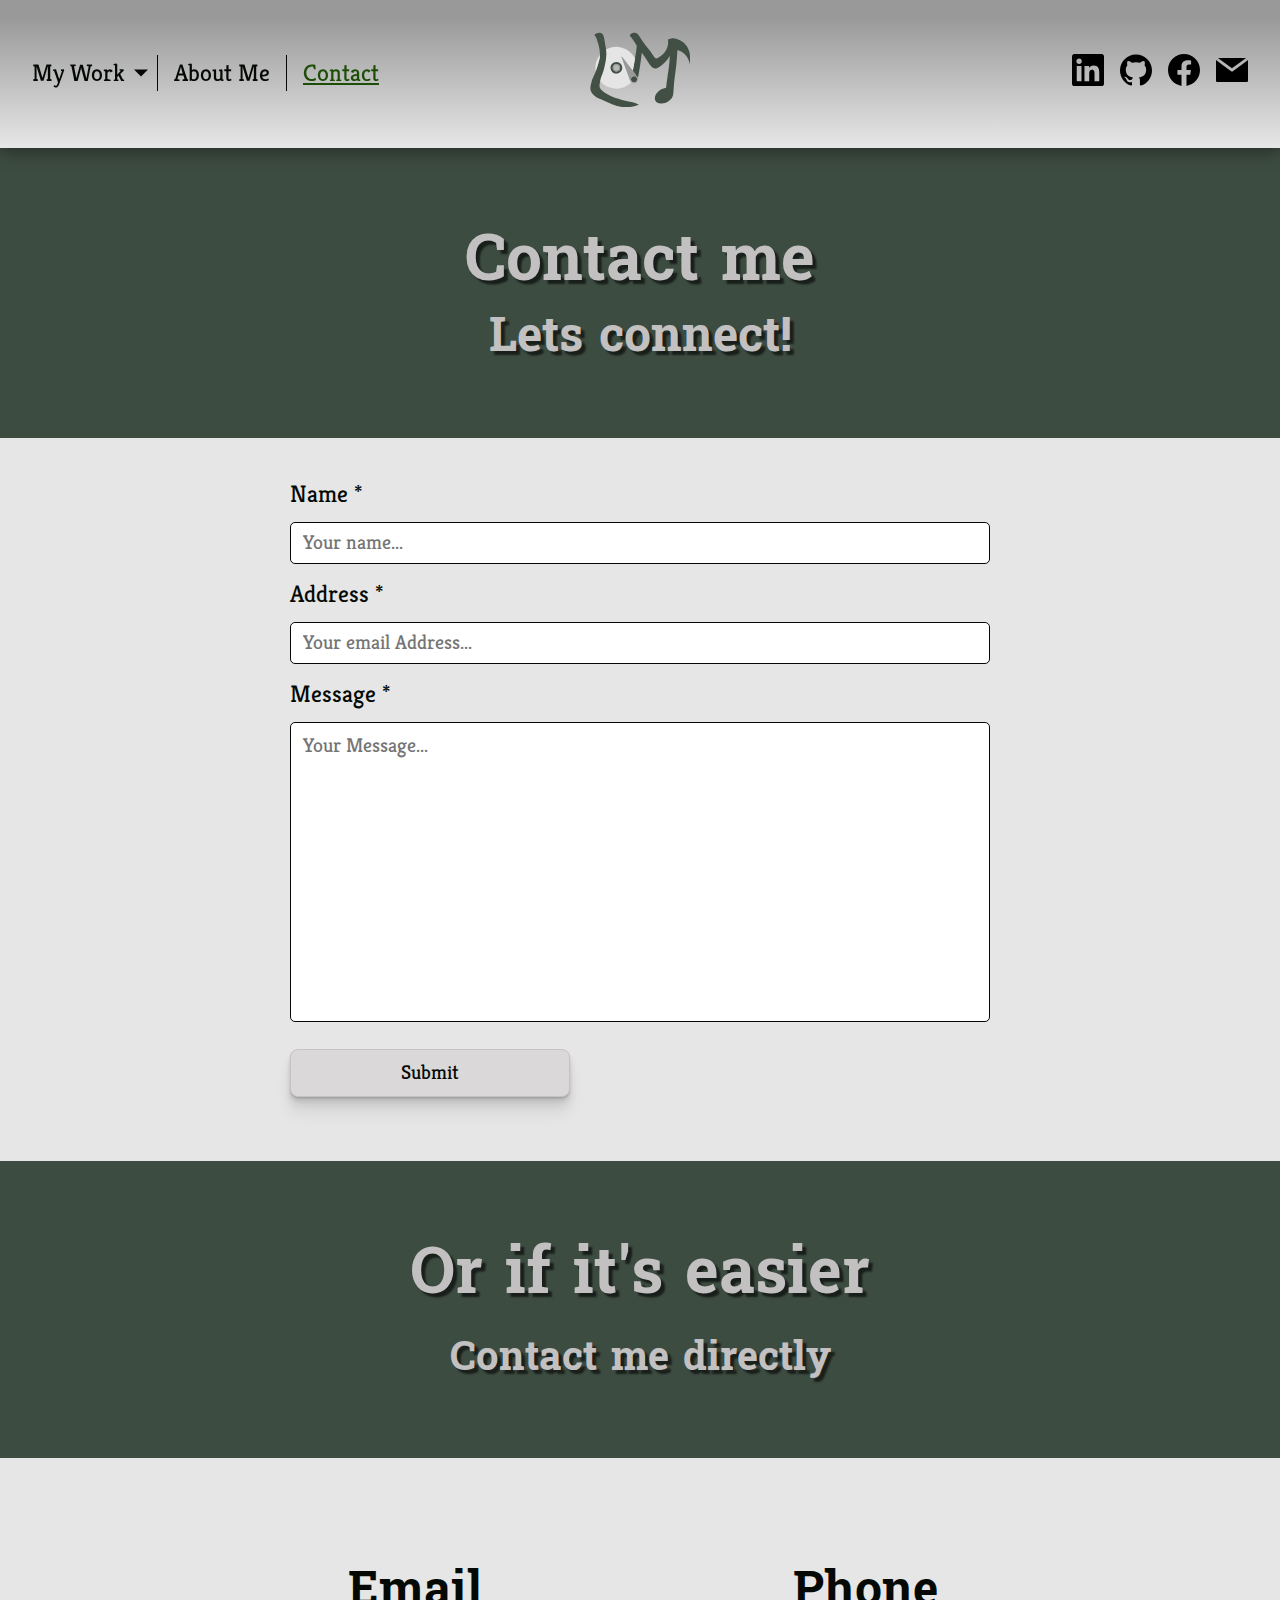
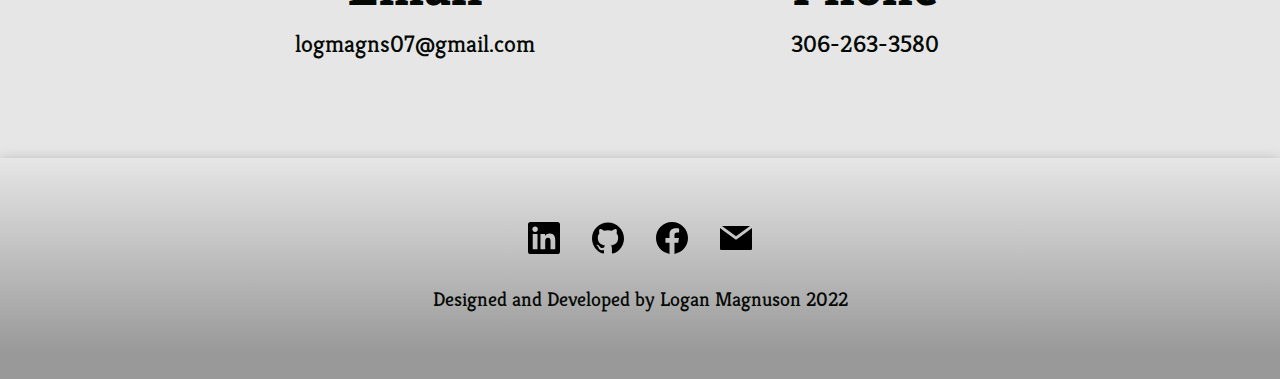
<file: contact.html>
<!DOCTYPE html>
<html lang="en">
<head>
    <meta charset="UTF-8">
    <meta http-equiv="X-UA-Compatible" content="IE=edge">
    <meta name="viewport" content="width=device-width, initial-scale=1.0">
	<meta name="description" content="I'm Logan Magnuson, a Software Development student at NAIT, and this is my professional portfolio. You can view samples of my school work and personal projects and get an idea of who I am within. The source code for all my projects is available, as well as the source code for this portfolio. I look forward to hearing from you!">
    <title>Contact Me</title>
	<link rel="apple-touch-icon" sizes="180x180" href="/apple-touch-icon.png">
	<link rel="icon" type="image/png" sizes="32x32" href="/favicon-32x32.png">
	<link rel="icon" type="image/png" sizes="192x192" href="/android-chrome-192x192.png">
	<link rel="icon" type="image/png" sizes="16x16" href="/favicon-16x16.png">
	<link rel="manifest" href="/site.webmanifest">
	<link rel="mask-icon" href="/safari-pinned-tab.svg" color="#7f7f7f">
	<meta name="msapplication-TileColor" content="#ffc40d">
	<meta name="msapplication-TileImage" content="/mstile-144x144.png">
	<meta name="theme-color" content="#ffffff">
    <link rel="stylesheet" href="css/styles.min.css">
	<link rel="preconnect" href="https://fonts.googleapis.com">
	<link rel="preconnect" href="https://fonts.gstatic.com" crossorigin>
	<link href="https://fonts.googleapis.com/css2?family=Kreon:wght@400;700&display=swap" rel="stylesheet"> 
	<link href="https://fonts.googleapis.com/css2?family=Battambang:wght@400;700&display=swap" rel="stylesheet"> 
	<script src="js/main.js" defer></script>
	<script src="js/form.js" defer></script>
</head>
<body class="contact">
	<header class="header-tag">
		<div class="container header-container">
			<h1 class="sr-only">Logan Magnuson's Portfolio</h1>
			<div class="logo-toggle-container">
				<a title="Logan Magnuson's logo" class="logo-anchor" href="index.html">
					<svg class="logo" xmlns="http://www.w3.org/2000/svg" xmlns:xlink="http://www.w3.org/1999/xlink" viewBox="0 0 203.52 153.12" xml:space="preserve">
						<path fill-rule="evenodd" clip-rule="evenodd" fill="none" d="M102,153.599c-33.56,0-67.12-0.004-100.68,0.023
							c-0.9,0-1.103-0.203-1.102-1.103c0.025-50.4,0.025-100.8,0-151.2c0-0.899,0.203-1.103,1.102-1.102c67.2,0.024,134.4,0.024,201.6,0
							c0.899,0,1.103,0.203,1.102,1.102c-0.024,50.4-0.024,100.8,0,151.2c0.001,0.899-0.202,1.103-1.102,1.103
							C169.279,153.595,135.64,153.599,102,153.599z M11.747,79.677c-0.944,3.138-2.249,6.135-3.723,9.049
							c-3.046,6.021-5.196,12.336-6.493,18.949c-0.679,3.46-1.224,6.923-0.45,10.455c1.02,4.657,3.998,7.976,7.363,11.079
							c3.32,3.062,7.309,4.937,11.344,6.799c8.361,3.86,16.659,7.857,25.241,11.221c7.884,3.09,15.988,5.186,24.461,5.858
							c6.168,0.49,12.196-0.222,18.199-1.521c3.927-0.85,7.736-2.079,11.862-3.381c-4.253-2.005-7.977-4.53-12.406-5.332
							c-7.304-1.323-14.571-2.801-21.771-4.605c-10.09-2.53-19.896-5.831-29.042-10.868c-4.739-2.61-9.188-5.651-13.111-9.405
							c-2.296-2.197-3.986-4.799-3.917-8.066c0.07-3.307,0.606-6.591,1.315-9.832c1.087,0.289,1.622,1.256,2.325,1.979
							c5.371,5.513,11.693,9.435,19.121,11.503c5.454,1.519,11.018,2.142,16.641,1.349c6.999-0.986,13.495-3.373,19.231-7.603
							c2.108-1.554,4.313-3.009,5.862-5.197c0.609,0.125,1.047,0.56,1.554,0.867c3.567,2.168,7.907,1.383,10.507-1.859
							c1.749-2.182,2.052-4.678,1.765-7.332c0.193-1.061,0.393-2.119,0.577-3.181c2.542-14.713,5.197-29.41,6.75-44.274
							c0.134-1.278,0.139-2.602,0.821-4.089c0.111,0.285,0.137,0.415,0.205,0.514c4.419,6.363,8.993,12.622,12.848,19.362
							c1.831,3.203,3.955,6.201,6.649,8.751c2.486,2.352,5.317,3.817,8.875,3.283c2.052-0.308,3.883-1.191,5.625-2.262
							c5.465-3.358,10.024-7.789,14.478-12.333c2.779-2.837,5.215-5.946,7.036-9.502c0.171-0.333,0.248-0.934,0.725-0.814
							c0.589,0.148,0.273,0.757,0.244,1.133c-0.377,4.781-0.621,9.571-1.113,14.345c-0.959,9.301-2.397,18.533-3.792,27.773
							c-0.984,6.517-1.931,13.04-2.476,19.61c-0.101,1.207-0.521,1.731-1.745,1.948c-7.456,1.318-13.47,5.02-17.944,11.15
							c-2.355,3.228-3.724,6.794-3.372,10.853c0.315,3.639,1.99,6.461,5.341,8.096c1.993,0.972,4.143,1.479,6.361,1.521
							c7.618,0.141,14.118-2.525,19.562-7.846c3.231-3.158,5.635-6.769,6.09-11.37c0.426-4.294,0.712-8.604,1.019-12.909
							c0.417-5.86,0.785-11.727,1.526-17.557c1.172-9.23,2.701-18.412,3.587-27.683c0.947-9.909,1.771-19.825,2.343-29.762
							c0.093-1.62,0.24-1.738,1.781-1.242c10.369,3.334,17.15,10.423,21.268,20.308c1.055,2.533,1.818,5.161,2.528,7.914
							c0.101-0.195,0.168-0.264,0.168-0.333c-0.023-6.431,0.559-12.878-0.299-19.289c-1.695-12.676-7.974-22.333-19.239-28.537
							c-4.757-2.62-9.838-4.385-15.339-4.616c-3.285-0.137-6.224,1.248-9.25,2.227c-0.475,0.153-0.67,0.535-0.623,1.039
							c0.045,0.478,0.074,0.957,0.11,1.436c0.53,7.03-0.731,13.701-4.277,19.825c-4.043,6.982-10.157,11.845-16.967,15.883
							c-2.455,1.456-4.305,0.911-6.074-1.337c-0.296-0.376-0.572-0.77-0.85-1.16c-5.555-7.817-10.986-15.714-17.316-22.96
							c-4.899-5.609-8.64-12.076-12.694-18.301c-1.333-2.047-2.748-4.029-4.536-5.715c-2.208-2.081-4.759-2.789-7.73-2.04
							c-2.253,0.567-4.224,1.65-6.036,3.063c-1.754,1.368-1.841,3.147-0.202,4.652c0.766,0.703,1.546,1.383,2.216,2.187
							c4.063,4.874,7.16,10.377,10.378,15.804c0.306,0.517,0.285,1.061,0.243,1.625c-0.261,3.509-0.739,6.992-1.269,10.466
							c-0.691,4.538-1.443,9.067-2.169,13.6c-0.671-0.005-0.808-0.62-1.06-1.022c-1.141-1.823-2.292-3.63-3.634-5.32
							c-3.84-4.834-8.408-8.781-13.862-11.705c-5.17-2.772-10.735-4.224-16.52-4.698c-5.146-0.421-10.24,0.229-15.216,1.699
							c-3.031,0.896-5.859,2.273-8.739,3.53c-0.205-1.502-0.369-3.011-0.621-4.505c-0.67-3.974-1.43-7.934-2.058-11.915
							c-0.616-3.907-1.325-7.792-2.53-11.562c-1.375-4.297-4.742-6.532-9.113-6.139c-3.103,0.279-5.772,1.753-8.47,3.139
							c-0.266,0.137-0.495,0.336-0.43,0.65c0.238,1.155,0.199,2.393,1.181,3.309c1.128,1.052,1.94,2.347,2.405,3.814
							c2.946,9.303,6.417,18.478,6.877,28.387c0.09,1.948,0.532,3.878,0.336,5.844c-0.129,0.088-0.294,0.15-0.382,0.269
							c-2.326,3.145-4.361,6.459-5.813,10.107c-2.567,6.45-3.571,13.141-2.925,20.049C11.173,77.858,10.97,78.917,11.747,79.677z"/>
						<path fill-rule="evenodd" clip-rule="evenodd" fill="#414F44" d="M91.664,53.038c0.726-4.533,1.478-9.062,2.169-13.6
							c0.529-3.475,1.008-6.958,1.269-10.466c0.042-0.564,0.063-1.108-0.243-1.625c-3.218-5.427-6.316-10.93-10.378-15.804
							c-0.67-0.804-1.45-1.483-2.216-2.187c-1.64-1.505-1.553-3.284,0.202-4.652c1.813-1.413,3.783-2.496,6.036-3.063
							c2.972-0.749,5.523-0.041,7.73,2.04c1.789,1.686,3.203,3.668,4.536,5.715c4.054,6.225,7.794,12.692,12.694,18.301
							c6.33,7.246,11.762,15.143,17.316,22.96c0.277,0.391,0.554,0.784,0.85,1.16c1.77,2.248,3.619,2.793,6.074,1.337
							c6.81-4.038,12.924-8.9,16.967-15.883c3.546-6.124,4.808-12.795,4.277-19.825c-0.036-0.479-0.065-0.958-0.11-1.436
							c-0.047-0.504,0.148-0.885,0.623-1.039c3.026-0.979,5.965-2.364,9.25-2.227c5.501,0.23,10.582,1.996,15.339,4.616
							c11.266,6.204,17.544,15.861,19.239,28.537c0.857,6.411,0.275,12.858,0.299,19.289c0,0.069-0.067,0.138-0.168,0.333
							c-0.71-2.753-1.474-5.381-2.528-7.914c-4.117-9.885-10.898-16.974-21.268-20.308c-1.541-0.496-1.688-0.378-1.781,1.242
							c-0.572,9.937-1.396,19.853-2.343,29.762c-0.886,9.271-2.415,18.452-3.587,27.683c-0.741,5.83-1.109,11.696-1.526,17.557
							c-0.307,4.306-0.593,8.615-1.019,12.909c-0.455,4.602-2.858,8.212-6.09,11.37c-5.443,5.32-11.943,7.986-19.562,7.846
							c-2.219-0.041-4.368-0.549-6.361-1.521c-3.351-1.635-5.025-4.457-5.341-8.096c-0.352-4.059,1.017-7.625,3.372-10.853
							c4.475-6.131,10.488-9.832,17.944-11.15c1.225-0.217,1.645-0.741,1.745-1.948c0.545-6.57,1.491-13.094,2.476-19.61
							c1.395-9.24,2.833-18.472,3.792-27.773c0.492-4.774,0.736-9.564,1.113-14.345c0.029-0.375,0.345-0.984-0.244-1.133
							c-0.477-0.12-0.554,0.481-0.725,0.814c-1.821,3.557-4.257,6.666-7.036,9.502c-4.453,4.544-9.013,8.975-14.478,12.333
							c-1.742,1.071-3.573,1.954-5.625,2.262c-3.558,0.534-6.389-0.931-8.875-3.283c-2.694-2.55-4.818-5.548-6.649-8.751
							c-3.854-6.74-8.429-12.999-12.848-19.362c-0.068-0.1-0.094-0.229-0.205-0.514c-0.683,1.488-0.688,2.811-0.821,4.089
							c-1.553,14.865-4.207,29.561-6.75,44.274c-0.184,1.062-0.384,2.12-0.577,3.181c-0.807-1.138-1.259-2.488-2.178-3.562
							c-0.523-0.611-0.896-0.489-1.31,0.1c-0.609,0.867-0.1,1.518,0.406,2.143c0.941,1.165,1.541,2.512,1.365,3.969
							c-0.436,3.606-3.208,6.048-6.667,5.816c-2.517-0.169-4.311-1.393-5.249-3.703c-0.938-2.311-0.736-4.578,0.976-6.481
							c1.75-1.946,4.005-2.58,6.521-1.846c0.953,0.278,1.655,0.391,2.271-0.546c0.606-0.922,0.273-1.609-0.322-2.368
							c-1.923-2.448-3.812-4.924-5.693-7.403c-0.361-0.476-0.625-1.021-0.613-1.652c0.155-0.574,0.331-1.143,0.461-1.722
							c1.178-5.241,1.928-10.561,2.88-15.844C90.927,58.144,91.738,55.66,91.664,53.038z"/>
						<path fill-rule="evenodd" clip-rule="evenodd" fill="#E6E5E5" d="M91.664,53.038c0.074,2.622-0.737,5.106-1.194,7.645
							c-0.952,5.283-1.702,10.603-2.88,15.844c-0.13,0.58-0.307,1.148-0.461,1.722c-0.736-0.058-1.08-0.658-1.454-1.144
							c-2.975-3.853-5.905-7.739-8.88-11.592c-3.78-4.895-7.587-9.769-11.396-14.642c-0.263-0.336-0.461-0.831-1.032-0.811
							c-0.134,0.433-0.015,0.764,0.108,1.107c4.595,12.755,9.138,25.529,13.802,38.26c1.585,4.327,2.798,8.839,5.521,12.68
							c-1.549,2.188-3.754,3.644-5.862,5.197c-5.736,4.229-12.232,6.616-19.231,7.603c-5.623,0.793-11.187,0.17-16.641-1.349
							c-7.428-2.068-13.75-5.99-19.121-11.503c-0.704-0.723-1.238-1.689-2.325-1.979c0.048-0.394,0.078-0.791,0.147-1.182
							c0.714-4.067,2.146-7.899,3.682-11.718c2.958-7.35,4.553-15.084,6.286-22.783c1.567-6.958,2.685-13.948,2.359-21.107
							c-0.118-2.59-0.305-5.178-0.46-7.766c2.88-1.257,5.708-2.635,8.739-3.53c4.976-1.47,10.069-2.12,15.216-1.699
							c5.784,0.474,11.35,1.926,16.52,4.698c5.454,2.924,10.022,6.871,13.862,11.705c1.342,1.689,2.493,3.497,3.634,5.32
							C90.856,52.418,90.993,53.033,91.664,53.038z M65.573,72.808c0.03-6.464-5.158-11.673-11.495-11.854
							c-6.844-0.196-12.143,5.597-12.141,11.591c0.002,6.726,5.167,12.035,11.814,12.038C60.308,84.586,65.543,79.372,65.573,72.808z"/>
						<path fill-rule="evenodd" clip-rule="evenodd" fill="#425045" d="M32.634,35.521c0.155,2.588,0.342,5.176,0.46,7.766
							c0.325,7.159-0.792,14.149-2.359,21.107c-1.733,7.699-3.328,15.434-6.286,22.783c-1.536,3.818-2.968,7.65-3.682,11.718
							c-0.069,0.391-0.099,0.788-0.147,1.182c-0.709,3.241-1.246,6.525-1.315,9.832c-0.069,3.268,1.621,5.869,3.917,8.066
							c3.923,3.754,8.373,6.795,13.111,9.405c9.146,5.037,18.952,8.338,29.042,10.868c7.2,1.805,14.467,3.282,21.771,4.605
							c4.429,0.802,8.153,3.327,12.406,5.332c-4.125,1.302-7.935,2.531-11.862,3.381c-6.003,1.299-12.031,2.011-18.199,1.521
							c-8.474-0.673-16.578-2.769-24.461-5.858c-8.582-3.363-16.88-7.36-25.241-11.221c-4.035-1.862-8.024-3.737-11.344-6.799
							c-3.366-3.104-6.344-6.422-7.363-11.079c-0.774-3.532-0.229-6.995,0.45-10.455c1.297-6.613,3.447-12.929,6.493-18.949
							c1.474-2.914,2.778-5.911,3.723-9.049c0.081-0.135,0.188-0.259,0.239-0.403c2.583-7.403,5.021-14.853,6.924-22.462
							c0.84-3.361,1.472-6.769,1.3-10.267c0.196-1.966-0.246-3.896-0.336-5.844c-0.46-9.909-3.931-19.084-6.877-28.387
							c-0.465-1.468-1.277-2.762-2.405-3.814C9.61,7.583,9.649,6.345,9.412,5.19c-0.064-0.314,0.164-0.513,0.43-0.65
							c2.697-1.386,5.367-2.86,8.47-3.139c4.371-0.394,7.739,1.842,9.113,6.139c1.206,3.77,1.914,7.655,2.53,11.562
							c0.628,3.981,1.387,7.94,2.058,11.915C32.265,32.51,32.429,34.019,32.634,35.521z"/>
						<path fill-rule="evenodd" clip-rule="evenodd" fill="#999999" d="M83.799,102.107c-2.723-3.841-3.936-8.353-5.521-12.68
							c-4.664-12.73-9.207-25.504-13.802-38.26c-0.123-0.343-0.243-0.674-0.108-1.107c0.57-0.02,0.769,0.475,1.032,0.811
							c3.808,4.873,7.615,9.747,11.396,14.642c2.976,3.853,5.906,7.739,8.88,11.592c0.374,0.485,0.718,1.086,1.454,1.144
							c-0.012,0.631,0.252,1.177,0.613,1.652c1.882,2.479,3.77,4.955,5.693,7.403c0.596,0.759,0.928,1.446,0.322,2.368
							c-0.616,0.937-1.317,0.824-2.271,0.546c-2.516-0.734-4.771-0.101-6.521,1.846c-1.712,1.903-1.914,4.171-0.976,6.481
							c0.938,2.311,2.732,3.534,5.249,3.703c3.458,0.231,6.231-2.21,6.667-5.816c0.176-1.457-0.424-2.804-1.365-3.969
							c-0.505-0.625-1.015-1.275-0.406-2.143c0.414-0.589,0.787-0.711,1.31-0.1c0.919,1.073,1.372,2.424,2.178,3.562
							c0.287,2.654-0.016,5.15-1.765,7.332c-2.6,3.242-6.94,4.027-10.507,1.859C84.846,102.667,84.408,102.232,83.799,102.107z"/>
						<path fill-rule="evenodd" clip-rule="evenodd" fill="#E4E4E3" d="M20.211,46.544c0.172,3.499-0.46,6.906-1.3,10.267
							c-1.903,7.61-4.341,15.06-6.924,22.462c-0.051,0.145-0.158,0.269-0.239,0.403c-0.777-0.761-0.574-1.819-0.657-2.707
							c-0.646-6.908,0.358-13.6,2.925-20.049c1.452-3.648,3.487-6.962,5.813-10.107C19.917,46.694,20.082,46.632,20.211,46.544z"/>
						<path fill-rule="evenodd" clip-rule="evenodd" fill="#435045" d="M65.573,72.808c-0.03,6.564-5.265,11.779-11.821,11.775
							c-6.647-0.003-11.813-5.313-11.814-12.038c-0.002-5.994,5.297-11.787,12.141-11.591C60.415,61.135,65.603,66.343,65.573,72.808z
								M53.66,80.399c4.159,0.001,7.875-3.583,7.717-7.668c-0.161-4.167-3.091-7.533-7.55-7.548c-4.467-0.016-7.611,3.041-7.664,7.75
							C46.113,77.475,50.271,80.526,53.66,80.399z"/>
						<path fill-rule="evenodd" clip-rule="evenodd" fill="#979797" d="M53.66,80.399c-3.389,0.127-7.546-2.924-7.496-7.467
							c0.052-4.709,3.197-7.766,7.664-7.75c4.459,0.015,7.389,3.381,7.55,7.548C61.535,76.816,57.819,80.4,53.66,80.399z M48.172,72.724
							c-0.041,3.18,2.396,5.725,5.496,5.74c3.178,0.015,5.64-2.4,5.672-5.566c0.033-3.246-2.231-5.694-5.309-5.738
							C50.578,67.11,48.214,69.354,48.172,72.724z"/>
						<path fill-rule="evenodd" clip-rule="evenodd" fill="none" d="M48.172,72.724c0.042-3.37,2.406-5.614,5.859-5.564
							c3.077,0.044,5.342,2.492,5.309,5.738c-0.032,3.166-2.494,5.581-5.672,5.566C50.567,78.449,48.131,75.904,48.172,72.724z"/>
					</svg>
				</a>
				<div class="toggle">
					<input type="checkbox" id="navToggle" class="navToggle">
					<label for="navToggle" class="navToggleLabel"><span></span></label>
				</div>
			</div>
			<nav class="header-nav">
				<ul class="nav-ul" role="list">
					<li class="nav-item nav-item-one" id="firstNavItem">
						<a href="index.html">My Work</a>
						<span id="dropdownToggle"><svg class="down-arrow" xmlns="http://www.w3.org/2000/svg" xmlns:xlink="http://www.w3.org/1999/xlink" viewBox="0 0 386.257 386.257" xml:space="preserve"><polygon points="0,96.879 193.129,289.379 386.257,96.879 "/></svg></span>
                        <div class="dropdown">
							<div class="container">
								<ul class="nav-list-one" role="list">
									<li><a href="side-scroller.html">2d Side-Scroller</a></li>
									<li><a href="good-food.html">Good Food Blog Page</a></li>
									<li><a href="opendesk.html">Opendesk Build</a></li>
								</ul>
								<ul class="nav-list-two" role="list">
									<li><a href="semester-tracker.html">Semester Grade Tracker</a></li>
								</ul>
							</div>
                        </div>
					</li>
					<li class="nav-item nav-item-two"><a href="about-me.html">About Me</a></li>
					<li class="nav-item nav-item-three"><a href="contact.html">Contact</a></li>
				</ul>
				<ul role="list" class="socials">
					<li class="socials-item">
						<a href="https://www.linkedin.com/in/lmagnuson07/" target="_blank" title="LinkedIn profile">
							<svg viewBox="0 0 24 24" xmlns="http://www.w3.org/2000/svg"><path d="M20.447 20.452h-3.554v-5.569c0-1.328-.027-3.037-1.852-3.037-1.853 0-2.136 1.445-2.136 2.939v5.667H9.351V9h3.414v1.561h.046c.477-.9 1.637-1.85 3.37-1.85 3.601 0 4.267 2.37 4.267 5.455v6.286zM5.337 7.433c-1.144 0-2.063-.926-2.063-2.065 0-1.138.92-2.063 2.063-2.063 1.14 0 2.064.925 2.064 2.063 0 1.139-.925 2.065-2.064 2.065zm1.782 13.019H3.555V9h3.564v11.452zM22.225 0H1.771C.792 0 0 .774 0 1.729v20.542C0 23.227.792 24 1.771 24h20.451C23.2 24 24 23.227 24 22.271V1.729C24 .774 23.2 0 22.222 0h.003z"/></svg>
						</a>
					</li>
					<li class="socials-item">
						<a href="https://github.com/lmagnuson07" target="_blank" title="Github profile">
							<svg viewBox="0 0 24 24" xmlns="http://www.w3.org/2000/svg"><path d="M12 .297c-6.63 0-12 5.373-12 12 0 5.303 3.438 9.8 8.205 11.385.6.113.82-.258.82-.577 0-.285-.01-1.04-.015-2.04-3.338.724-4.042-1.61-4.042-1.61C4.422 18.07 3.633 17.7 3.633 17.7c-1.087-.744.084-.729.084-.729 1.205.084 1.838 1.236 1.838 1.236 1.07 1.835 2.809 1.305 3.495.998.108-.776.417-1.305.76-1.605-2.665-.3-5.466-1.332-5.466-5.93 0-1.31.465-2.38 1.235-3.22-.135-.303-.54-1.523.105-3.176 0 0 1.005-.322 3.3 1.23.96-.267 1.98-.399 3-.405 1.02.006 2.04.138 3 .405 2.28-1.552 3.285-1.23 3.285-1.23.645 1.653.24 2.873.12 3.176.765.84 1.23 1.91 1.23 3.22 0 4.61-2.805 5.625-5.475 5.92.42.36.81 1.096.81 2.22 0 1.606-.015 2.896-.015 3.286 0 .315.21.69.825.57C20.565 22.092 24 17.592 24 12.297c0-6.627-5.373-12-12-12"/></svg>
						</a>
					</li>
					<li class="socials-item">
						<a href="https://www.facebook.com/loganmagnuson07" target="_blank" title="Facebook profile">
							<svg viewBox="0 0 24 24" xmlns="http://www.w3.org/2000/svg"><path d="M24 12.073c0-6.627-5.373-12-12-12s-12 5.373-12 12c0 5.99 4.388 10.954 10.125 11.854v-8.385H7.078v-3.47h3.047V9.43c0-3.007 1.792-4.669 4.533-4.669 1.312 0 2.686.235 2.686.235v2.953H15.83c-1.491 0-1.956.925-1.956 1.874v2.25h3.328l-.532 3.47h-2.796v8.385C19.612 23.027 24 18.062 24 12.073z"/></svg>
						</a>
					</li>
					<li class="socials-item">
						<a href="mailto:logmagns07@gmail.com" title="Email address">
							<svg viewBox="0 0 330.001 330.001" xmlns="http://www.w3.org/2000/svg"><path d="M173.871,177.097c-2.641,1.936-5.756,2.903-8.87,2.903c-3.116,0-6.23-0.967-8.871-2.903L30,84.602 L0.001,62.603L0,275.001c0.001,8.284,6.716,15,15,15L315.001,290c8.285,0,15-6.716,15-14.999V62.602l-30.001,22L173.871,177.097z"/><polygon points="165.001,146.4 310.087,40.001 19.911,40"/></svg>
						</a>
					</li>
				</ul>
			</nav>
		</div>
    </header>

    <main class="main-tag">
        <section class="form-section">
            <div class="heading-wrapper">
				<h2>Contact me
					<span class="heading-span">Lets connect!</span>
				</h2>
            </div> 
			<form onsubmit="return(validate());" name="contact" method="POST" action="/success.html" data-netlify="true" netlify-honeypot="bot-field">
                <div>
                    <label for="name-input"><span class="label-text">Name *</span></label>
                    <input type="text" name="name" id="name-input" placeholder="Your name...">
                </div>
                <div>
                    <label for="email-input"><span class="label-text">Address *</span></label>
                    <input type="email" name="email" id="email-input" placeholder="Your email Address...">
                </div>
                <div>
                    <label for="message-input"><span class="label-text">Message *</span></label>
                    <textarea name="message" id="message-input" placeholder="Your Message..." minlength="5" maxlength="2000" spellcheck></textarea>
                </div>
				<div class="hide-bot-field">
					<label>Don't fill this out if you're human: <input name="bot-field"></label>
				</div>
                <button class="button" type="submit" name="submitButton">Submit</button>
            </form>
        </section>

		<section class="extra-contact">
			<div class="heading-wrapper">
				<h2>Or if it's easier <span class="heading-span small-span">Contact me directly</span>
				</h2>
			</div>
			<div class="contact-content">
				<section>
					<h3>Email</h3>
					<p>logmagns07@gmail.com</p>
				</section>
				<section>
					<h3>Phone</h3>
					<p>306-263-3580</p>
				</section>
			</div>
		</section>

    </main>

	<footer class="footer-tag">
		<ul role="list" class="footer-socials">
			<li>
				<a href="https://www.linkedin.com/in/lmagnuson07/" target="_blank" title="LinkedIn profile">
					<svg viewBox="0 0 24 24" xmlns="http://www.w3.org/2000/svg"><path d="M20.447 20.452h-3.554v-5.569c0-1.328-.027-3.037-1.852-3.037-1.853 0-2.136 1.445-2.136 2.939v5.667H9.351V9h3.414v1.561h.046c.477-.9 1.637-1.85 3.37-1.85 3.601 0 4.267 2.37 4.267 5.455v6.286zM5.337 7.433c-1.144 0-2.063-.926-2.063-2.065 0-1.138.92-2.063 2.063-2.063 1.14 0 2.064.925 2.064 2.063 0 1.139-.925 2.065-2.064 2.065zm1.782 13.019H3.555V9h3.564v11.452zM22.225 0H1.771C.792 0 0 .774 0 1.729v20.542C0 23.227.792 24 1.771 24h20.451C23.2 24 24 23.227 24 22.271V1.729C24 .774 23.2 0 22.222 0h.003z"/></svg>
				</a>
			</li>
			<li>
				<a href="https://github.com/lmagnuson07" target="_blank" title="Github profile">
					<svg viewBox="0 0 24 24" xmlns="http://www.w3.org/2000/svg"><path d="M12 .297c-6.63 0-12 5.373-12 12 0 5.303 3.438 9.8 8.205 11.385.6.113.82-.258.82-.577 0-.285-.01-1.04-.015-2.04-3.338.724-4.042-1.61-4.042-1.61C4.422 18.07 3.633 17.7 3.633 17.7c-1.087-.744.084-.729.084-.729 1.205.084 1.838 1.236 1.838 1.236 1.07 1.835 2.809 1.305 3.495.998.108-.776.417-1.305.76-1.605-2.665-.3-5.466-1.332-5.466-5.93 0-1.31.465-2.38 1.235-3.22-.135-.303-.54-1.523.105-3.176 0 0 1.005-.322 3.3 1.23.96-.267 1.98-.399 3-.405 1.02.006 2.04.138 3 .405 2.28-1.552 3.285-1.23 3.285-1.23.645 1.653.24 2.873.12 3.176.765.84 1.23 1.91 1.23 3.22 0 4.61-2.805 5.625-5.475 5.92.42.36.81 1.096.81 2.22 0 1.606-.015 2.896-.015 3.286 0 .315.21.69.825.57C20.565 22.092 24 17.592 24 12.297c0-6.627-5.373-12-12-12"/></svg>
				</a>
			</li>
			<li>
				<a href="https://www.facebook.com/loganmagnuson07" target="_blank" title="Facebook profile">
					<svg viewBox="0 0 24 24" xmlns="http://www.w3.org/2000/svg"><path d="M24 12.073c0-6.627-5.373-12-12-12s-12 5.373-12 12c0 5.99 4.388 10.954 10.125 11.854v-8.385H7.078v-3.47h3.047V9.43c0-3.007 1.792-4.669 4.533-4.669 1.312 0 2.686.235 2.686.235v2.953H15.83c-1.491 0-1.956.925-1.956 1.874v2.25h3.328l-.532 3.47h-2.796v8.385C19.612 23.027 24 18.062 24 12.073z"/></svg>
				</a>
			</li>
			<li>
				<a href="mailto:logmagns07@gmail.com" title="Email address">
					<svg viewBox="0 0 330.001 330.001" xmlns="http://www.w3.org/2000/svg"><path d="M173.871,177.097c-2.641,1.936-5.756,2.903-8.87,2.903c-3.116,0-6.23-0.967-8.871-2.903L30,84.602 L0.001,62.603L0,275.001c0.001,8.284,6.716,15,15,15L315.001,290c8.285,0,15-6.716,15-14.999V62.602l-30.001,22L173.871,177.097z"/><polygon points="165.001,146.4 310.087,40.001 19.911,40"/></svg>
				</a>
			</li>
		</ul>
		<p>Designed and Developed by Logan Magnuson 2022</p>
    </footer>
</body>
</html>
</file>
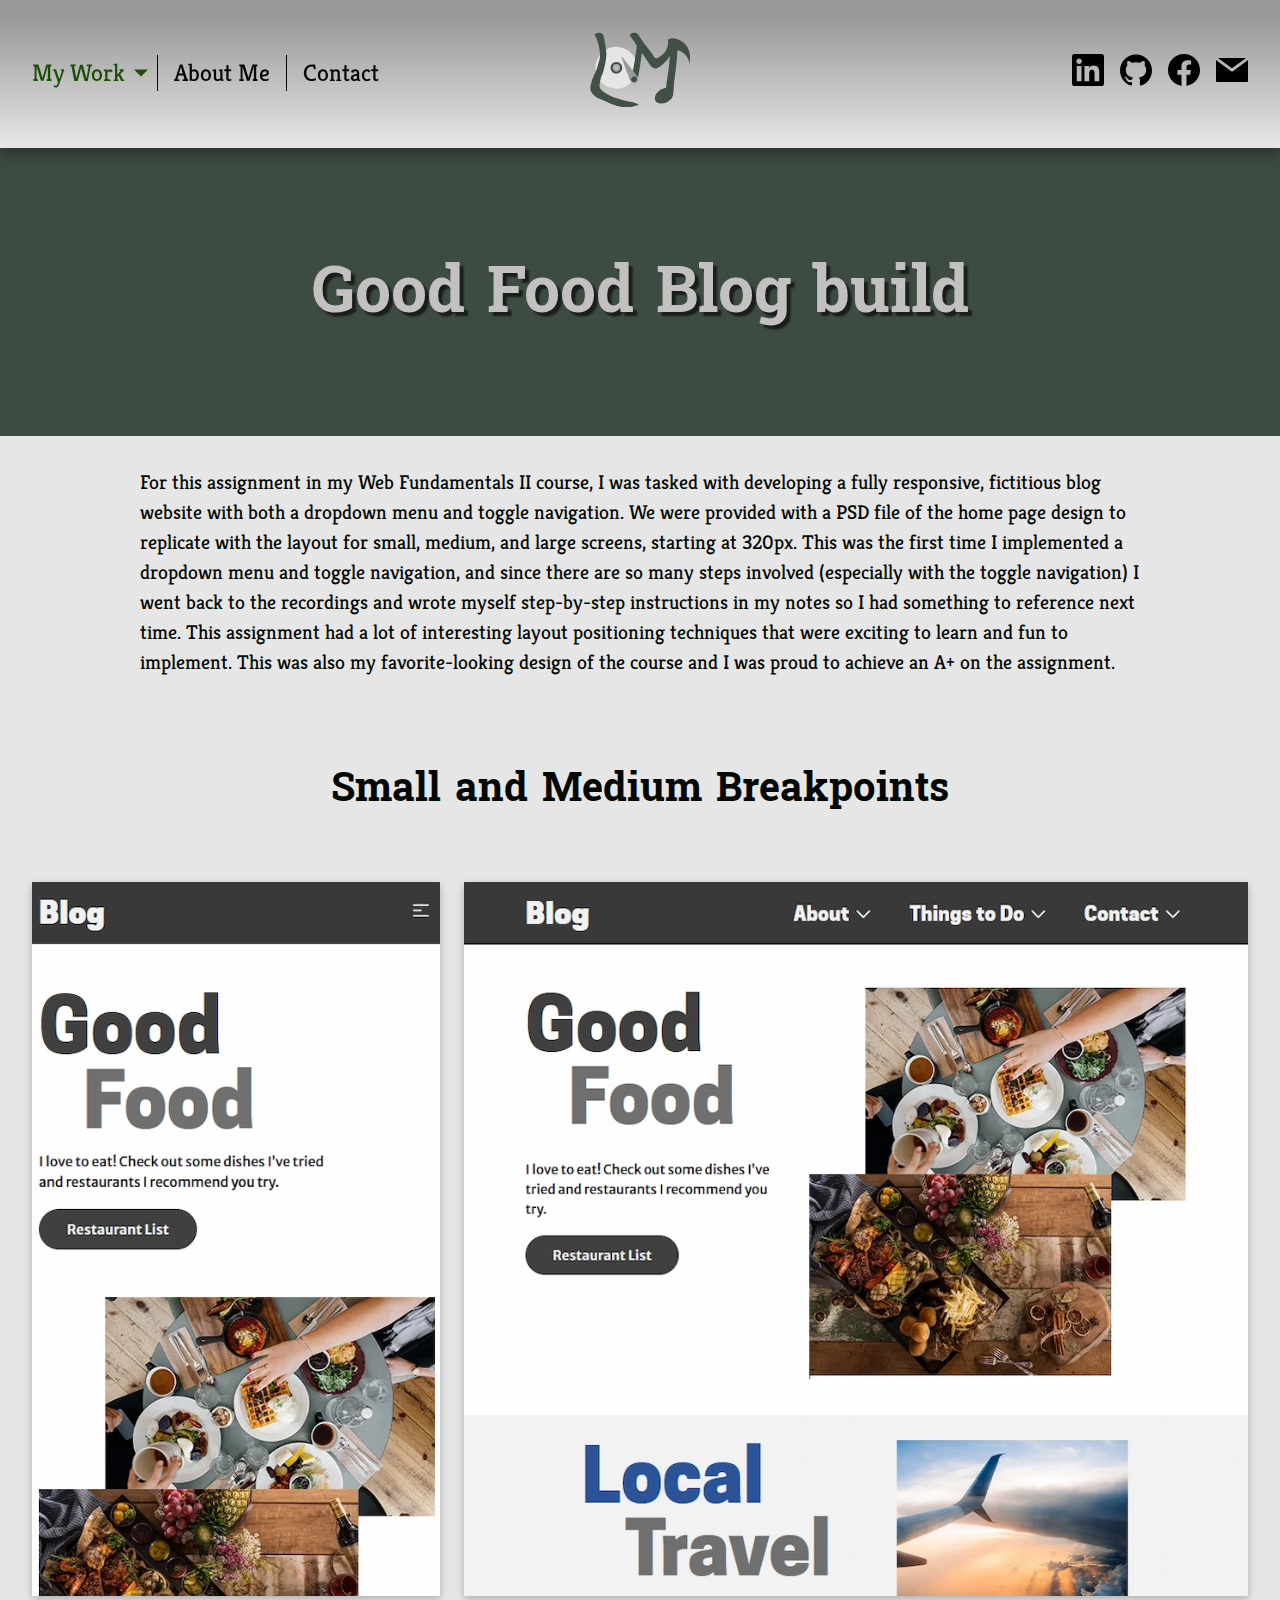
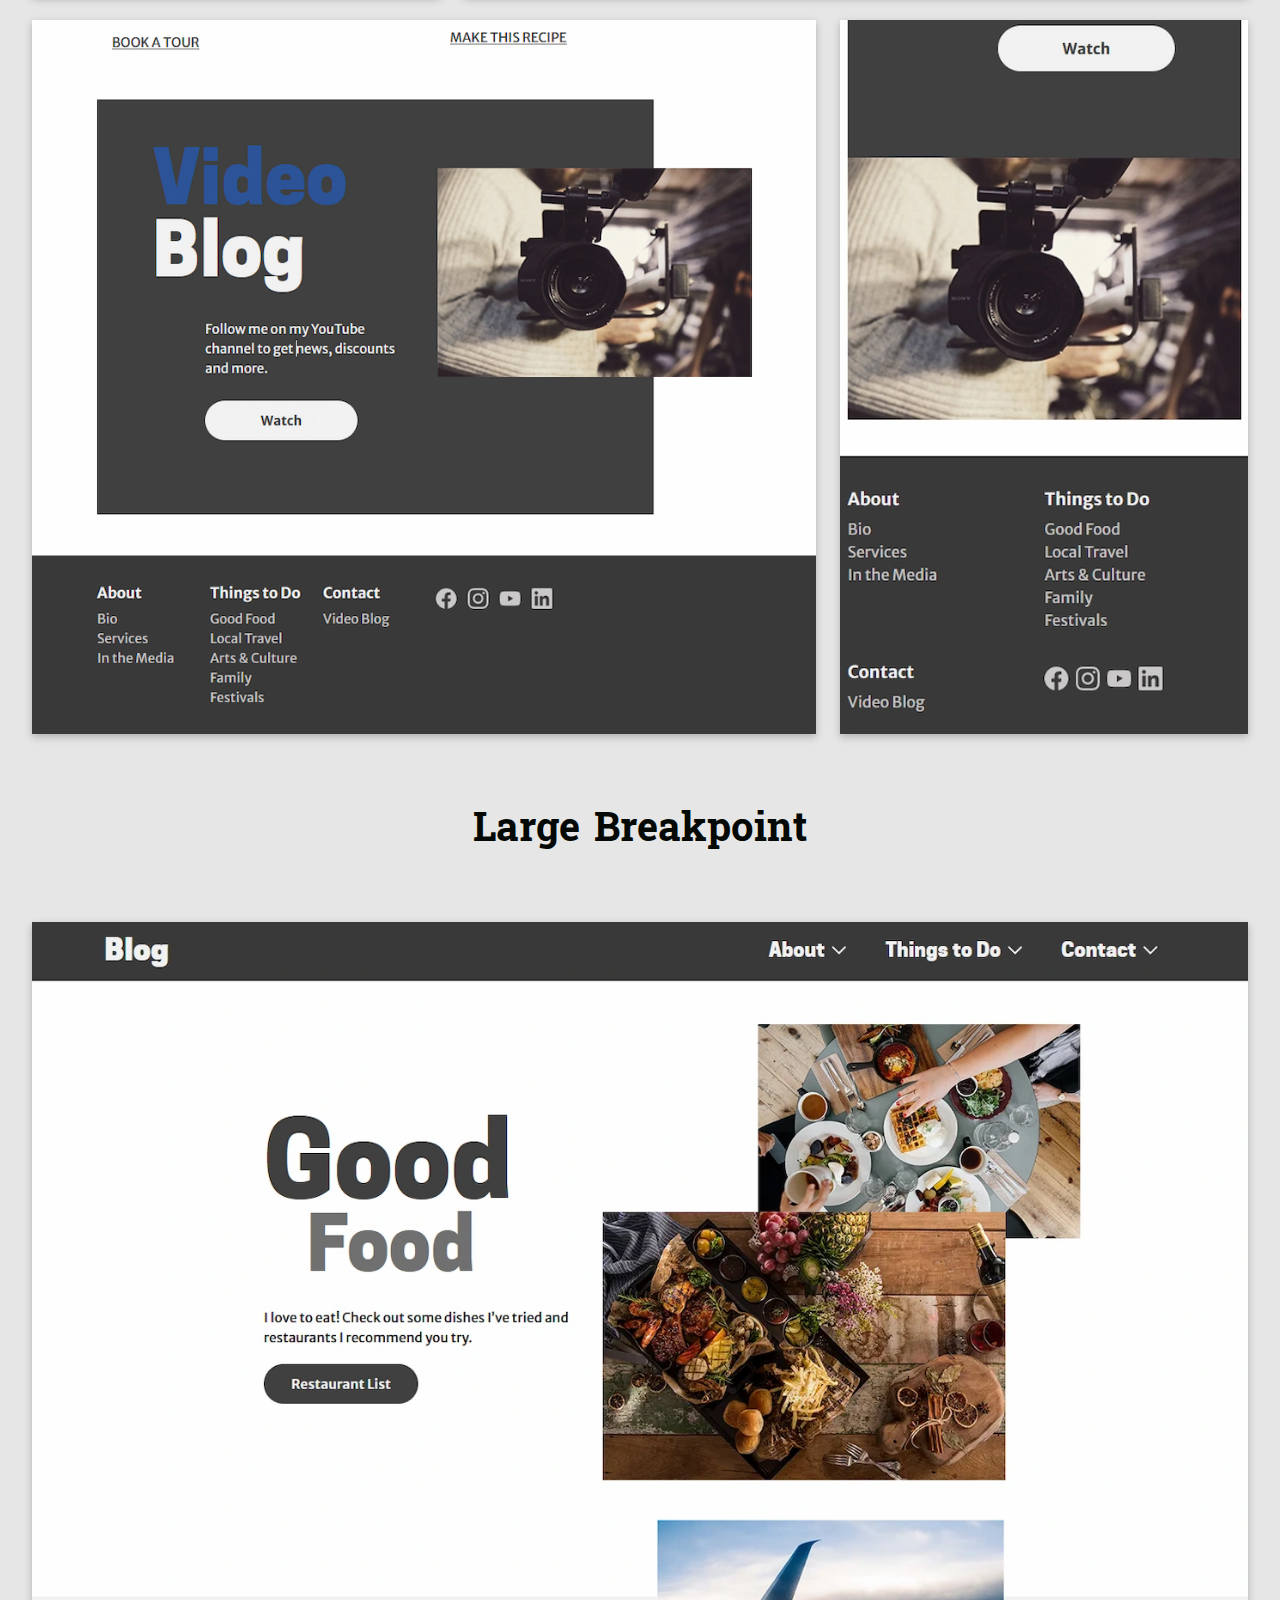
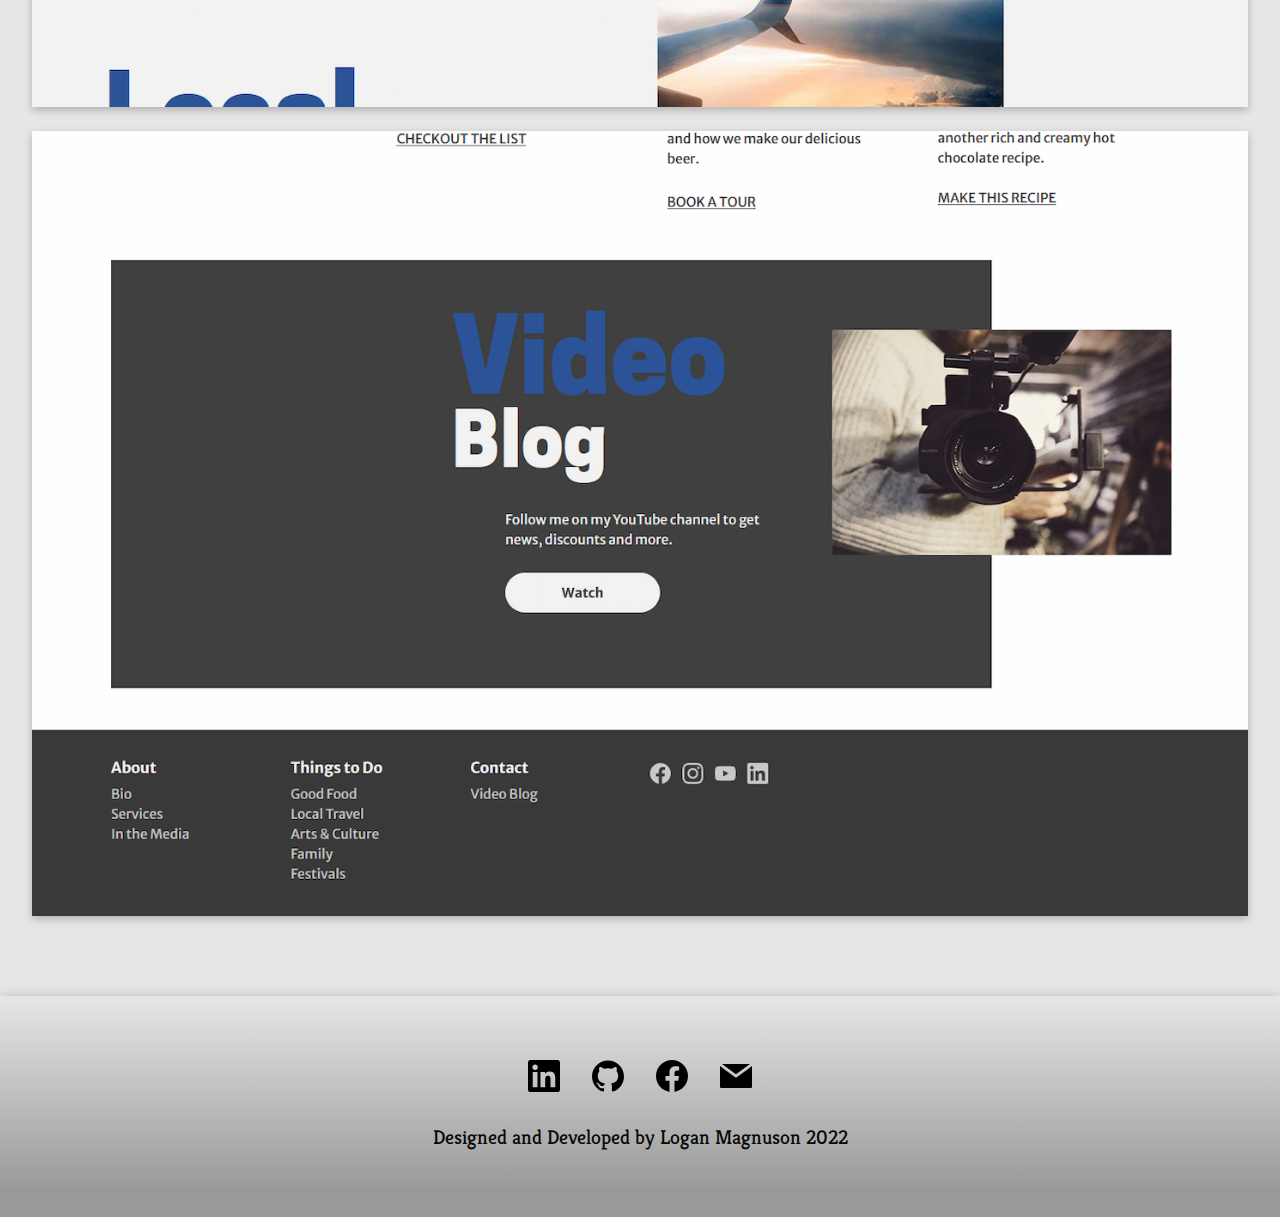
<file: good-food.html>
<!DOCTYPE html>
<html lang="en">
<head>
    <meta charset="UTF-8">
    <meta http-equiv="X-UA-Compatible" content="IE=edge">
    <meta name="viewport" content="width=device-width, initial-scale=1.0">
	<meta name="description" content="I'm Logan Magnuson, a Software Development student at NAIT, and this is my professional portfolio. You can view samples of my school work and personal projects and get an idea of who I am within. The source code for all my projects is available, as well as the source code for this portfolio. I look forward to hearing from you!">
    <title>Good Food Blog Build</title>
	<link rel="apple-touch-icon" sizes="180x180" href="/apple-touch-icon.png">
	<link rel="icon" type="image/png" sizes="32x32" href="/favicon-32x32.png">
	<link rel="icon" type="image/png" sizes="192x192" href="/android-chrome-192x192.png">
	<link rel="icon" type="image/png" sizes="16x16" href="/favicon-16x16.png">
	<link rel="manifest" href="/site.webmanifest">
	<link rel="mask-icon" href="/safari-pinned-tab.svg" color="#7f7f7f">
	<meta name="msapplication-TileColor" content="#ffc40d">
	<meta name="msapplication-TileImage" content="/mstile-144x144.png">
	<meta name="theme-color" content="#ffffff">
    <link rel="stylesheet" href="css/styles.min.css">
	<link rel="preconnect" href="https://fonts.googleapis.com">
	<link rel="preconnect" href="https://fonts.gstatic.com" crossorigin>
	<link href="https://fonts.googleapis.com/css2?family=Kreon:wght@400;700&display=swap" rel="stylesheet"> 
	<link href="https://fonts.googleapis.com/css2?family=Battambang:wght@400;700&display=swap" rel="stylesheet"> 
	<script src="js/main.js" defer></script>
</head>
<body class="good-food">
	<header class="header-tag">
		<div class="container header-container">
			<h1 class="sr-only">Logan Magnuson's Portfolio</h1>
			<div class="logo-toggle-container">
				<a title="Logan Magnuson's logo" class="logo-anchor" href="index.html">
					<svg class="logo" xmlns="http://www.w3.org/2000/svg" xmlns:xlink="http://www.w3.org/1999/xlink" viewBox="0 0 203.52 153.12" xml:space="preserve">
						<path fill-rule="evenodd" clip-rule="evenodd" fill="none" d="M102,153.599c-33.56,0-67.12-0.004-100.68,0.023
							c-0.9,0-1.103-0.203-1.102-1.103c0.025-50.4,0.025-100.8,0-151.2c0-0.899,0.203-1.103,1.102-1.102c67.2,0.024,134.4,0.024,201.6,0
							c0.899,0,1.103,0.203,1.102,1.102c-0.024,50.4-0.024,100.8,0,151.2c0.001,0.899-0.202,1.103-1.102,1.103
							C169.279,153.595,135.64,153.599,102,153.599z M11.747,79.677c-0.944,3.138-2.249,6.135-3.723,9.049
							c-3.046,6.021-5.196,12.336-6.493,18.949c-0.679,3.46-1.224,6.923-0.45,10.455c1.02,4.657,3.998,7.976,7.363,11.079
							c3.32,3.062,7.309,4.937,11.344,6.799c8.361,3.86,16.659,7.857,25.241,11.221c7.884,3.09,15.988,5.186,24.461,5.858
							c6.168,0.49,12.196-0.222,18.199-1.521c3.927-0.85,7.736-2.079,11.862-3.381c-4.253-2.005-7.977-4.53-12.406-5.332
							c-7.304-1.323-14.571-2.801-21.771-4.605c-10.09-2.53-19.896-5.831-29.042-10.868c-4.739-2.61-9.188-5.651-13.111-9.405
							c-2.296-2.197-3.986-4.799-3.917-8.066c0.07-3.307,0.606-6.591,1.315-9.832c1.087,0.289,1.622,1.256,2.325,1.979
							c5.371,5.513,11.693,9.435,19.121,11.503c5.454,1.519,11.018,2.142,16.641,1.349c6.999-0.986,13.495-3.373,19.231-7.603
							c2.108-1.554,4.313-3.009,5.862-5.197c0.609,0.125,1.047,0.56,1.554,0.867c3.567,2.168,7.907,1.383,10.507-1.859
							c1.749-2.182,2.052-4.678,1.765-7.332c0.193-1.061,0.393-2.119,0.577-3.181c2.542-14.713,5.197-29.41,6.75-44.274
							c0.134-1.278,0.139-2.602,0.821-4.089c0.111,0.285,0.137,0.415,0.205,0.514c4.419,6.363,8.993,12.622,12.848,19.362
							c1.831,3.203,3.955,6.201,6.649,8.751c2.486,2.352,5.317,3.817,8.875,3.283c2.052-0.308,3.883-1.191,5.625-2.262
							c5.465-3.358,10.024-7.789,14.478-12.333c2.779-2.837,5.215-5.946,7.036-9.502c0.171-0.333,0.248-0.934,0.725-0.814
							c0.589,0.148,0.273,0.757,0.244,1.133c-0.377,4.781-0.621,9.571-1.113,14.345c-0.959,9.301-2.397,18.533-3.792,27.773
							c-0.984,6.517-1.931,13.04-2.476,19.61c-0.101,1.207-0.521,1.731-1.745,1.948c-7.456,1.318-13.47,5.02-17.944,11.15
							c-2.355,3.228-3.724,6.794-3.372,10.853c0.315,3.639,1.99,6.461,5.341,8.096c1.993,0.972,4.143,1.479,6.361,1.521
							c7.618,0.141,14.118-2.525,19.562-7.846c3.231-3.158,5.635-6.769,6.09-11.37c0.426-4.294,0.712-8.604,1.019-12.909
							c0.417-5.86,0.785-11.727,1.526-17.557c1.172-9.23,2.701-18.412,3.587-27.683c0.947-9.909,1.771-19.825,2.343-29.762
							c0.093-1.62,0.24-1.738,1.781-1.242c10.369,3.334,17.15,10.423,21.268,20.308c1.055,2.533,1.818,5.161,2.528,7.914
							c0.101-0.195,0.168-0.264,0.168-0.333c-0.023-6.431,0.559-12.878-0.299-19.289c-1.695-12.676-7.974-22.333-19.239-28.537
							c-4.757-2.62-9.838-4.385-15.339-4.616c-3.285-0.137-6.224,1.248-9.25,2.227c-0.475,0.153-0.67,0.535-0.623,1.039
							c0.045,0.478,0.074,0.957,0.11,1.436c0.53,7.03-0.731,13.701-4.277,19.825c-4.043,6.982-10.157,11.845-16.967,15.883
							c-2.455,1.456-4.305,0.911-6.074-1.337c-0.296-0.376-0.572-0.77-0.85-1.16c-5.555-7.817-10.986-15.714-17.316-22.96
							c-4.899-5.609-8.64-12.076-12.694-18.301c-1.333-2.047-2.748-4.029-4.536-5.715c-2.208-2.081-4.759-2.789-7.73-2.04
							c-2.253,0.567-4.224,1.65-6.036,3.063c-1.754,1.368-1.841,3.147-0.202,4.652c0.766,0.703,1.546,1.383,2.216,2.187
							c4.063,4.874,7.16,10.377,10.378,15.804c0.306,0.517,0.285,1.061,0.243,1.625c-0.261,3.509-0.739,6.992-1.269,10.466
							c-0.691,4.538-1.443,9.067-2.169,13.6c-0.671-0.005-0.808-0.62-1.06-1.022c-1.141-1.823-2.292-3.63-3.634-5.32
							c-3.84-4.834-8.408-8.781-13.862-11.705c-5.17-2.772-10.735-4.224-16.52-4.698c-5.146-0.421-10.24,0.229-15.216,1.699
							c-3.031,0.896-5.859,2.273-8.739,3.53c-0.205-1.502-0.369-3.011-0.621-4.505c-0.67-3.974-1.43-7.934-2.058-11.915
							c-0.616-3.907-1.325-7.792-2.53-11.562c-1.375-4.297-4.742-6.532-9.113-6.139c-3.103,0.279-5.772,1.753-8.47,3.139
							c-0.266,0.137-0.495,0.336-0.43,0.65c0.238,1.155,0.199,2.393,1.181,3.309c1.128,1.052,1.94,2.347,2.405,3.814
							c2.946,9.303,6.417,18.478,6.877,28.387c0.09,1.948,0.532,3.878,0.336,5.844c-0.129,0.088-0.294,0.15-0.382,0.269
							c-2.326,3.145-4.361,6.459-5.813,10.107c-2.567,6.45-3.571,13.141-2.925,20.049C11.173,77.858,10.97,78.917,11.747,79.677z"/>
						<path fill-rule="evenodd" clip-rule="evenodd" fill="#414F44" d="M91.664,53.038c0.726-4.533,1.478-9.062,2.169-13.6
							c0.529-3.475,1.008-6.958,1.269-10.466c0.042-0.564,0.063-1.108-0.243-1.625c-3.218-5.427-6.316-10.93-10.378-15.804
							c-0.67-0.804-1.45-1.483-2.216-2.187c-1.64-1.505-1.553-3.284,0.202-4.652c1.813-1.413,3.783-2.496,6.036-3.063
							c2.972-0.749,5.523-0.041,7.73,2.04c1.789,1.686,3.203,3.668,4.536,5.715c4.054,6.225,7.794,12.692,12.694,18.301
							c6.33,7.246,11.762,15.143,17.316,22.96c0.277,0.391,0.554,0.784,0.85,1.16c1.77,2.248,3.619,2.793,6.074,1.337
							c6.81-4.038,12.924-8.9,16.967-15.883c3.546-6.124,4.808-12.795,4.277-19.825c-0.036-0.479-0.065-0.958-0.11-1.436
							c-0.047-0.504,0.148-0.885,0.623-1.039c3.026-0.979,5.965-2.364,9.25-2.227c5.501,0.23,10.582,1.996,15.339,4.616
							c11.266,6.204,17.544,15.861,19.239,28.537c0.857,6.411,0.275,12.858,0.299,19.289c0,0.069-0.067,0.138-0.168,0.333
							c-0.71-2.753-1.474-5.381-2.528-7.914c-4.117-9.885-10.898-16.974-21.268-20.308c-1.541-0.496-1.688-0.378-1.781,1.242
							c-0.572,9.937-1.396,19.853-2.343,29.762c-0.886,9.271-2.415,18.452-3.587,27.683c-0.741,5.83-1.109,11.696-1.526,17.557
							c-0.307,4.306-0.593,8.615-1.019,12.909c-0.455,4.602-2.858,8.212-6.09,11.37c-5.443,5.32-11.943,7.986-19.562,7.846
							c-2.219-0.041-4.368-0.549-6.361-1.521c-3.351-1.635-5.025-4.457-5.341-8.096c-0.352-4.059,1.017-7.625,3.372-10.853
							c4.475-6.131,10.488-9.832,17.944-11.15c1.225-0.217,1.645-0.741,1.745-1.948c0.545-6.57,1.491-13.094,2.476-19.61
							c1.395-9.24,2.833-18.472,3.792-27.773c0.492-4.774,0.736-9.564,1.113-14.345c0.029-0.375,0.345-0.984-0.244-1.133
							c-0.477-0.12-0.554,0.481-0.725,0.814c-1.821,3.557-4.257,6.666-7.036,9.502c-4.453,4.544-9.013,8.975-14.478,12.333
							c-1.742,1.071-3.573,1.954-5.625,2.262c-3.558,0.534-6.389-0.931-8.875-3.283c-2.694-2.55-4.818-5.548-6.649-8.751
							c-3.854-6.74-8.429-12.999-12.848-19.362c-0.068-0.1-0.094-0.229-0.205-0.514c-0.683,1.488-0.688,2.811-0.821,4.089
							c-1.553,14.865-4.207,29.561-6.75,44.274c-0.184,1.062-0.384,2.12-0.577,3.181c-0.807-1.138-1.259-2.488-2.178-3.562
							c-0.523-0.611-0.896-0.489-1.31,0.1c-0.609,0.867-0.1,1.518,0.406,2.143c0.941,1.165,1.541,2.512,1.365,3.969
							c-0.436,3.606-3.208,6.048-6.667,5.816c-2.517-0.169-4.311-1.393-5.249-3.703c-0.938-2.311-0.736-4.578,0.976-6.481
							c1.75-1.946,4.005-2.58,6.521-1.846c0.953,0.278,1.655,0.391,2.271-0.546c0.606-0.922,0.273-1.609-0.322-2.368
							c-1.923-2.448-3.812-4.924-5.693-7.403c-0.361-0.476-0.625-1.021-0.613-1.652c0.155-0.574,0.331-1.143,0.461-1.722
							c1.178-5.241,1.928-10.561,2.88-15.844C90.927,58.144,91.738,55.66,91.664,53.038z"/>
						<path fill-rule="evenodd" clip-rule="evenodd" fill="#E6E5E5" d="M91.664,53.038c0.074,2.622-0.737,5.106-1.194,7.645
							c-0.952,5.283-1.702,10.603-2.88,15.844c-0.13,0.58-0.307,1.148-0.461,1.722c-0.736-0.058-1.08-0.658-1.454-1.144
							c-2.975-3.853-5.905-7.739-8.88-11.592c-3.78-4.895-7.587-9.769-11.396-14.642c-0.263-0.336-0.461-0.831-1.032-0.811
							c-0.134,0.433-0.015,0.764,0.108,1.107c4.595,12.755,9.138,25.529,13.802,38.26c1.585,4.327,2.798,8.839,5.521,12.68
							c-1.549,2.188-3.754,3.644-5.862,5.197c-5.736,4.229-12.232,6.616-19.231,7.603c-5.623,0.793-11.187,0.17-16.641-1.349
							c-7.428-2.068-13.75-5.99-19.121-11.503c-0.704-0.723-1.238-1.689-2.325-1.979c0.048-0.394,0.078-0.791,0.147-1.182
							c0.714-4.067,2.146-7.899,3.682-11.718c2.958-7.35,4.553-15.084,6.286-22.783c1.567-6.958,2.685-13.948,2.359-21.107
							c-0.118-2.59-0.305-5.178-0.46-7.766c2.88-1.257,5.708-2.635,8.739-3.53c4.976-1.47,10.069-2.12,15.216-1.699
							c5.784,0.474,11.35,1.926,16.52,4.698c5.454,2.924,10.022,6.871,13.862,11.705c1.342,1.689,2.493,3.497,3.634,5.32
							C90.856,52.418,90.993,53.033,91.664,53.038z M65.573,72.808c0.03-6.464-5.158-11.673-11.495-11.854
							c-6.844-0.196-12.143,5.597-12.141,11.591c0.002,6.726,5.167,12.035,11.814,12.038C60.308,84.586,65.543,79.372,65.573,72.808z"/>
						<path fill-rule="evenodd" clip-rule="evenodd" fill="#425045" d="M32.634,35.521c0.155,2.588,0.342,5.176,0.46,7.766
							c0.325,7.159-0.792,14.149-2.359,21.107c-1.733,7.699-3.328,15.434-6.286,22.783c-1.536,3.818-2.968,7.65-3.682,11.718
							c-0.069,0.391-0.099,0.788-0.147,1.182c-0.709,3.241-1.246,6.525-1.315,9.832c-0.069,3.268,1.621,5.869,3.917,8.066
							c3.923,3.754,8.373,6.795,13.111,9.405c9.146,5.037,18.952,8.338,29.042,10.868c7.2,1.805,14.467,3.282,21.771,4.605
							c4.429,0.802,8.153,3.327,12.406,5.332c-4.125,1.302-7.935,2.531-11.862,3.381c-6.003,1.299-12.031,2.011-18.199,1.521
							c-8.474-0.673-16.578-2.769-24.461-5.858c-8.582-3.363-16.88-7.36-25.241-11.221c-4.035-1.862-8.024-3.737-11.344-6.799
							c-3.366-3.104-6.344-6.422-7.363-11.079c-0.774-3.532-0.229-6.995,0.45-10.455c1.297-6.613,3.447-12.929,6.493-18.949
							c1.474-2.914,2.778-5.911,3.723-9.049c0.081-0.135,0.188-0.259,0.239-0.403c2.583-7.403,5.021-14.853,6.924-22.462
							c0.84-3.361,1.472-6.769,1.3-10.267c0.196-1.966-0.246-3.896-0.336-5.844c-0.46-9.909-3.931-19.084-6.877-28.387
							c-0.465-1.468-1.277-2.762-2.405-3.814C9.61,7.583,9.649,6.345,9.412,5.19c-0.064-0.314,0.164-0.513,0.43-0.65
							c2.697-1.386,5.367-2.86,8.47-3.139c4.371-0.394,7.739,1.842,9.113,6.139c1.206,3.77,1.914,7.655,2.53,11.562
							c0.628,3.981,1.387,7.94,2.058,11.915C32.265,32.51,32.429,34.019,32.634,35.521z"/>
						<path fill-rule="evenodd" clip-rule="evenodd" fill="#999999" d="M83.799,102.107c-2.723-3.841-3.936-8.353-5.521-12.68
							c-4.664-12.73-9.207-25.504-13.802-38.26c-0.123-0.343-0.243-0.674-0.108-1.107c0.57-0.02,0.769,0.475,1.032,0.811
							c3.808,4.873,7.615,9.747,11.396,14.642c2.976,3.853,5.906,7.739,8.88,11.592c0.374,0.485,0.718,1.086,1.454,1.144
							c-0.012,0.631,0.252,1.177,0.613,1.652c1.882,2.479,3.77,4.955,5.693,7.403c0.596,0.759,0.928,1.446,0.322,2.368
							c-0.616,0.937-1.317,0.824-2.271,0.546c-2.516-0.734-4.771-0.101-6.521,1.846c-1.712,1.903-1.914,4.171-0.976,6.481
							c0.938,2.311,2.732,3.534,5.249,3.703c3.458,0.231,6.231-2.21,6.667-5.816c0.176-1.457-0.424-2.804-1.365-3.969
							c-0.505-0.625-1.015-1.275-0.406-2.143c0.414-0.589,0.787-0.711,1.31-0.1c0.919,1.073,1.372,2.424,2.178,3.562
							c0.287,2.654-0.016,5.15-1.765,7.332c-2.6,3.242-6.94,4.027-10.507,1.859C84.846,102.667,84.408,102.232,83.799,102.107z"/>
						<path fill-rule="evenodd" clip-rule="evenodd" fill="#E4E4E3" d="M20.211,46.544c0.172,3.499-0.46,6.906-1.3,10.267
							c-1.903,7.61-4.341,15.06-6.924,22.462c-0.051,0.145-0.158,0.269-0.239,0.403c-0.777-0.761-0.574-1.819-0.657-2.707
							c-0.646-6.908,0.358-13.6,2.925-20.049c1.452-3.648,3.487-6.962,5.813-10.107C19.917,46.694,20.082,46.632,20.211,46.544z"/>
						<path fill-rule="evenodd" clip-rule="evenodd" fill="#435045" d="M65.573,72.808c-0.03,6.564-5.265,11.779-11.821,11.775
							c-6.647-0.003-11.813-5.313-11.814-12.038c-0.002-5.994,5.297-11.787,12.141-11.591C60.415,61.135,65.603,66.343,65.573,72.808z
								M53.66,80.399c4.159,0.001,7.875-3.583,7.717-7.668c-0.161-4.167-3.091-7.533-7.55-7.548c-4.467-0.016-7.611,3.041-7.664,7.75
							C46.113,77.475,50.271,80.526,53.66,80.399z"/>
						<path fill-rule="evenodd" clip-rule="evenodd" fill="#979797" d="M53.66,80.399c-3.389,0.127-7.546-2.924-7.496-7.467
							c0.052-4.709,3.197-7.766,7.664-7.75c4.459,0.015,7.389,3.381,7.55,7.548C61.535,76.816,57.819,80.4,53.66,80.399z M48.172,72.724
							c-0.041,3.18,2.396,5.725,5.496,5.74c3.178,0.015,5.64-2.4,5.672-5.566c0.033-3.246-2.231-5.694-5.309-5.738
							C50.578,67.11,48.214,69.354,48.172,72.724z"/>
						<path fill-rule="evenodd" clip-rule="evenodd" fill="none" d="M48.172,72.724c0.042-3.37,2.406-5.614,5.859-5.564
							c3.077,0.044,5.342,2.492,5.309,5.738c-0.032,3.166-2.494,5.581-5.672,5.566C50.567,78.449,48.131,75.904,48.172,72.724z"/>
					</svg>
				</a>
				<div class="toggle">
					<input type="checkbox" id="navToggle" class="navToggle">
					<label for="navToggle" class="navToggleLabel"><span></span></label>
				</div>
			</div>
			<nav class="header-nav">
				<ul class="nav-ul" role="list">
					<li class="nav-item nav-item-one" id="firstNavItem">
						<a href="index.html">My Work</a>
						<span id="dropdownToggle"><svg class="down-arrow" xmlns="http://www.w3.org/2000/svg" xmlns:xlink="http://www.w3.org/1999/xlink" viewBox="0 0 386.257 386.257" xml:space="preserve"><polygon points="0,96.879 193.129,289.379 386.257,96.879 "/></svg></span>
                        <div class="dropdown">
							<div class="container">
								<ul class="nav-list-one" role="list">
									<li><a href="side-scroller.html">2d Side-Scroller</a></li>
									<li><a href="good-food.html">Good Food Blog Page</a></li>
									<li><a href="opendesk.html">Opendesk Build</a></li>
								</ul>
								<ul class="nav-list-two" role="list">
									<li><a href="semester-tracker.html">Semester Grade Tracker</a></li>
								</ul>
							</div>
                        </div>
					</li>
					<li class="nav-item nav-item-two"><a href="about-me.html">About Me</a></li>
					<li class="nav-item nav-item-three"><a href="contact.html">Contact</a></li>
				</ul>
				<ul role="list" class="socials">
					<li class="socials-item">
						<a href="https://www.linkedin.com/in/lmagnuson07/" target="_blank" title="LinkedIn profile">
							<svg viewBox="0 0 24 24" xmlns="http://www.w3.org/2000/svg"><path d="M20.447 20.452h-3.554v-5.569c0-1.328-.027-3.037-1.852-3.037-1.853 0-2.136 1.445-2.136 2.939v5.667H9.351V9h3.414v1.561h.046c.477-.9 1.637-1.85 3.37-1.85 3.601 0 4.267 2.37 4.267 5.455v6.286zM5.337 7.433c-1.144 0-2.063-.926-2.063-2.065 0-1.138.92-2.063 2.063-2.063 1.14 0 2.064.925 2.064 2.063 0 1.139-.925 2.065-2.064 2.065zm1.782 13.019H3.555V9h3.564v11.452zM22.225 0H1.771C.792 0 0 .774 0 1.729v20.542C0 23.227.792 24 1.771 24h20.451C23.2 24 24 23.227 24 22.271V1.729C24 .774 23.2 0 22.222 0h.003z"/></svg>
						</a>
					</li>
					<li class="socials-item">
						<a href="https://github.com/lmagnuson07" target="_blank" title="Github profile">
							<svg viewBox="0 0 24 24" xmlns="http://www.w3.org/2000/svg"><path d="M12 .297c-6.63 0-12 5.373-12 12 0 5.303 3.438 9.8 8.205 11.385.6.113.82-.258.82-.577 0-.285-.01-1.04-.015-2.04-3.338.724-4.042-1.61-4.042-1.61C4.422 18.07 3.633 17.7 3.633 17.7c-1.087-.744.084-.729.084-.729 1.205.084 1.838 1.236 1.838 1.236 1.07 1.835 2.809 1.305 3.495.998.108-.776.417-1.305.76-1.605-2.665-.3-5.466-1.332-5.466-5.93 0-1.31.465-2.38 1.235-3.22-.135-.303-.54-1.523.105-3.176 0 0 1.005-.322 3.3 1.23.96-.267 1.98-.399 3-.405 1.02.006 2.04.138 3 .405 2.28-1.552 3.285-1.23 3.285-1.23.645 1.653.24 2.873.12 3.176.765.84 1.23 1.91 1.23 3.22 0 4.61-2.805 5.625-5.475 5.92.42.36.81 1.096.81 2.22 0 1.606-.015 2.896-.015 3.286 0 .315.21.69.825.57C20.565 22.092 24 17.592 24 12.297c0-6.627-5.373-12-12-12"/></svg>
						</a>
					</li>
					<li class="socials-item">
						<a href="https://www.facebook.com/loganmagnuson07" target="_blank" title="Facebook profile">
							<svg viewBox="0 0 24 24" xmlns="http://www.w3.org/2000/svg"><path d="M24 12.073c0-6.627-5.373-12-12-12s-12 5.373-12 12c0 5.99 4.388 10.954 10.125 11.854v-8.385H7.078v-3.47h3.047V9.43c0-3.007 1.792-4.669 4.533-4.669 1.312 0 2.686.235 2.686.235v2.953H15.83c-1.491 0-1.956.925-1.956 1.874v2.25h3.328l-.532 3.47h-2.796v8.385C19.612 23.027 24 18.062 24 12.073z"/></svg>
						</a>
					</li>
					<li class="socials-item">
						<a href="mailto:logmagns07@gmail.com" title="Email address">
							<svg viewBox="0 0 330.001 330.001" xmlns="http://www.w3.org/2000/svg"><path d="M173.871,177.097c-2.641,1.936-5.756,2.903-8.87,2.903c-3.116,0-6.23-0.967-8.871-2.903L30,84.602 L0.001,62.603L0,275.001c0.001,8.284,6.716,15,15,15L315.001,290c8.285,0,15-6.716,15-14.999V62.602l-30.001,22L173.871,177.097z"/><polygon points="165.001,146.4 310.087,40.001 19.911,40"/></svg>
						</a>
					</li>
				</ul>
			</nav>
		</div>
    </header>

    <main class="main-tag good-food-content">
		<section>
			<div class="heading-wrapper">
				<h2>Good Food Blog build</h2>
			</div>
			<div class="container">
				<p>For this assignment in my Web Fundamentals II course, I was tasked with developing a fully responsive, fictitious blog website with both a dropdown menu and toggle navigation. We were provided with a PSD file of the home page design to replicate with the layout for small, medium, and large screens, starting at 320px. This was the first time I implemented a dropdown menu and toggle navigation, and since there are so many steps involved (especially with the toggle navigation) I went back to the recordings and wrote myself step-by-step instructions in my notes so I had something to reference next time. This assignment had a lot of interesting layout positioning techniques that were exciting to learn and fun to implement. This was also my favorite-looking design of the course and I was proud to achieve an A+ on the assignment.</p>
				<section>
					<h3>Small and Medium Breakpoints</h3>
					<div class="img-grid">
						<div>
							<img width="275" height="482"
							srcset="img/good-food-nav-sm-breakpoint-sm.webp 275w, 
								img/good-food-nav-sm-breakpoint-md.webp 280w, 
								img/good-food-nav-sm-breakpoint-lg.webp 476w"
							sizes="(max-width: 600px) 275px,
								(max-width: 900px) 280px, 476px"
							src="img/good-food-nav-sm-breakpoint-sm.webp" 
							alt="Good food navigation at the small breakpoint"
							>
						</div>
						<div>
							<img width="275" height="482"
							srcset="img/good-food-footer-sm-breakpoint-sm.webp 275w, 
								img/good-food-footer-sm-breakpoint-md.webp 280w, 
								img/good-food-footer-sm-breakpoint-lg.webp 476w"
							sizes="(max-width: 600px) 275px,
								(max-width: 900px) 280px, 476px"
							src="img/good-food-footer-sm-breakpoint-sm.webp" 
							alt="Good food footer at the small breakpoint"
							>
						</div>
						<div>
							<img width="567" height="513"
							srcset="img/good-food-nav-md-breakpoint-sm.webp 567w, 
								img/good-food-nav-md-breakpoint-md.webp 539w, 
								img/good-food-nav-md-breakpoint-lg.webp 915w"
							sizes="(max-width: 600px) 567px,
								(max-width: 900px) 539px, 915px"
							src="img/good-food-nav-md-breakpoint-sm.webp" 
							alt="Good food navigation at the medium breakpoint"
							>
						</div>
						<div>
							<img width="567" height="513"
							srcset="img/good-food-footer-md-breakpoint-sm.webp 567w, 
								img/good-food-footer-md-breakpoint-md.webp 539w, 
								img/good-food-footer-md-breakpoint-lg.webp 915w"
							sizes="(max-width: 600px) 567px,
								(max-width: 900px) 539px, 915px"
							src="img/good-food-footer-md-breakpoint-sm.webp" 
							alt="Good food footer at the medium breakpoint"
							>
						</div>
					</div>
				</section>
				<section class="large-img-container">
					<h3>Large Breakpoint</h3>
					<img width="567" height="366"
						srcset="img/good-food-nav-lg-breakpoint-sm.webp 567w, 
							img/good-food-nav-lg-breakpoint-md.webp 835w, 
							img/good-food-nav-lg-breakpoint-lg.webp 1416w"
						sizes="(max-width: 600px) 567px,
							(max-width: 900px) 835px, 1416px"
						src="img/good-food-nav-lg-breakpoint-sm.webp" 
						alt="Good food navigation at the large breakpoint"
					>
					<img width="567" height="366"
						srcset="img/good-food-footer-lg-breakpoint-sm.webp 567w, 
							img/good-food-footer-lg-breakpoint-md.webp 835w, 
							img/good-food-footer-lg-breakpoint-lg.webp 1416w"
						sizes="(max-width: 600px) 567px,
							(max-width: 900px) 835px, 1416px"
						src="img/good-food-footer-lg-breakpoint-sm.webp" 
						alt="Good food footer at the large breakpoint"
					>
				</section>
			</div>
		</section>
    </main>

	<footer class="footer-tag">
		<ul role="list" class="footer-socials">
			<li>
				<a href="https://www.linkedin.com/in/lmagnuson07/" target="_blank" title="LinkedIn profile">
					<svg viewBox="0 0 24 24" xmlns="http://www.w3.org/2000/svg"><path d="M20.447 20.452h-3.554v-5.569c0-1.328-.027-3.037-1.852-3.037-1.853 0-2.136 1.445-2.136 2.939v5.667H9.351V9h3.414v1.561h.046c.477-.9 1.637-1.85 3.37-1.85 3.601 0 4.267 2.37 4.267 5.455v6.286zM5.337 7.433c-1.144 0-2.063-.926-2.063-2.065 0-1.138.92-2.063 2.063-2.063 1.14 0 2.064.925 2.064 2.063 0 1.139-.925 2.065-2.064 2.065zm1.782 13.019H3.555V9h3.564v11.452zM22.225 0H1.771C.792 0 0 .774 0 1.729v20.542C0 23.227.792 24 1.771 24h20.451C23.2 24 24 23.227 24 22.271V1.729C24 .774 23.2 0 22.222 0h.003z"/></svg>
				</a>
			</li>
			<li>
				<a href="https://github.com/lmagnuson07" target="_blank" title="Github profile">
					<svg viewBox="0 0 24 24" xmlns="http://www.w3.org/2000/svg"><path d="M12 .297c-6.63 0-12 5.373-12 12 0 5.303 3.438 9.8 8.205 11.385.6.113.82-.258.82-.577 0-.285-.01-1.04-.015-2.04-3.338.724-4.042-1.61-4.042-1.61C4.422 18.07 3.633 17.7 3.633 17.7c-1.087-.744.084-.729.084-.729 1.205.084 1.838 1.236 1.838 1.236 1.07 1.835 2.809 1.305 3.495.998.108-.776.417-1.305.76-1.605-2.665-.3-5.466-1.332-5.466-5.93 0-1.31.465-2.38 1.235-3.22-.135-.303-.54-1.523.105-3.176 0 0 1.005-.322 3.3 1.23.96-.267 1.98-.399 3-.405 1.02.006 2.04.138 3 .405 2.28-1.552 3.285-1.23 3.285-1.23.645 1.653.24 2.873.12 3.176.765.84 1.23 1.91 1.23 3.22 0 4.61-2.805 5.625-5.475 5.92.42.36.81 1.096.81 2.22 0 1.606-.015 2.896-.015 3.286 0 .315.21.69.825.57C20.565 22.092 24 17.592 24 12.297c0-6.627-5.373-12-12-12"/></svg>
				</a>
			</li>
			<li>
				<a href="https://www.facebook.com/loganmagnuson07" target="_blank" title="Facebook profile">
					<svg viewBox="0 0 24 24" xmlns="http://www.w3.org/2000/svg"><path d="M24 12.073c0-6.627-5.373-12-12-12s-12 5.373-12 12c0 5.99 4.388 10.954 10.125 11.854v-8.385H7.078v-3.47h3.047V9.43c0-3.007 1.792-4.669 4.533-4.669 1.312 0 2.686.235 2.686.235v2.953H15.83c-1.491 0-1.956.925-1.956 1.874v2.25h3.328l-.532 3.47h-2.796v8.385C19.612 23.027 24 18.062 24 12.073z"/></svg>
				</a>
			</li>
			<li>
				<a href="mailto:logmagns07@gmail.com" title="Email address">
					<svg viewBox="0 0 330.001 330.001" xmlns="http://www.w3.org/2000/svg"><path d="M173.871,177.097c-2.641,1.936-5.756,2.903-8.87,2.903c-3.116,0-6.23-0.967-8.871-2.903L30,84.602 L0.001,62.603L0,275.001c0.001,8.284,6.716,15,15,15L315.001,290c8.285,0,15-6.716,15-14.999V62.602l-30.001,22L173.871,177.097z"/><polygon points="165.001,146.4 310.087,40.001 19.911,40"/></svg>
				</a>
			</li>
		</ul>
		<p>Designed and Developed by Logan Magnuson 2022</p>
    </footer>
</body>
</html>
</file>
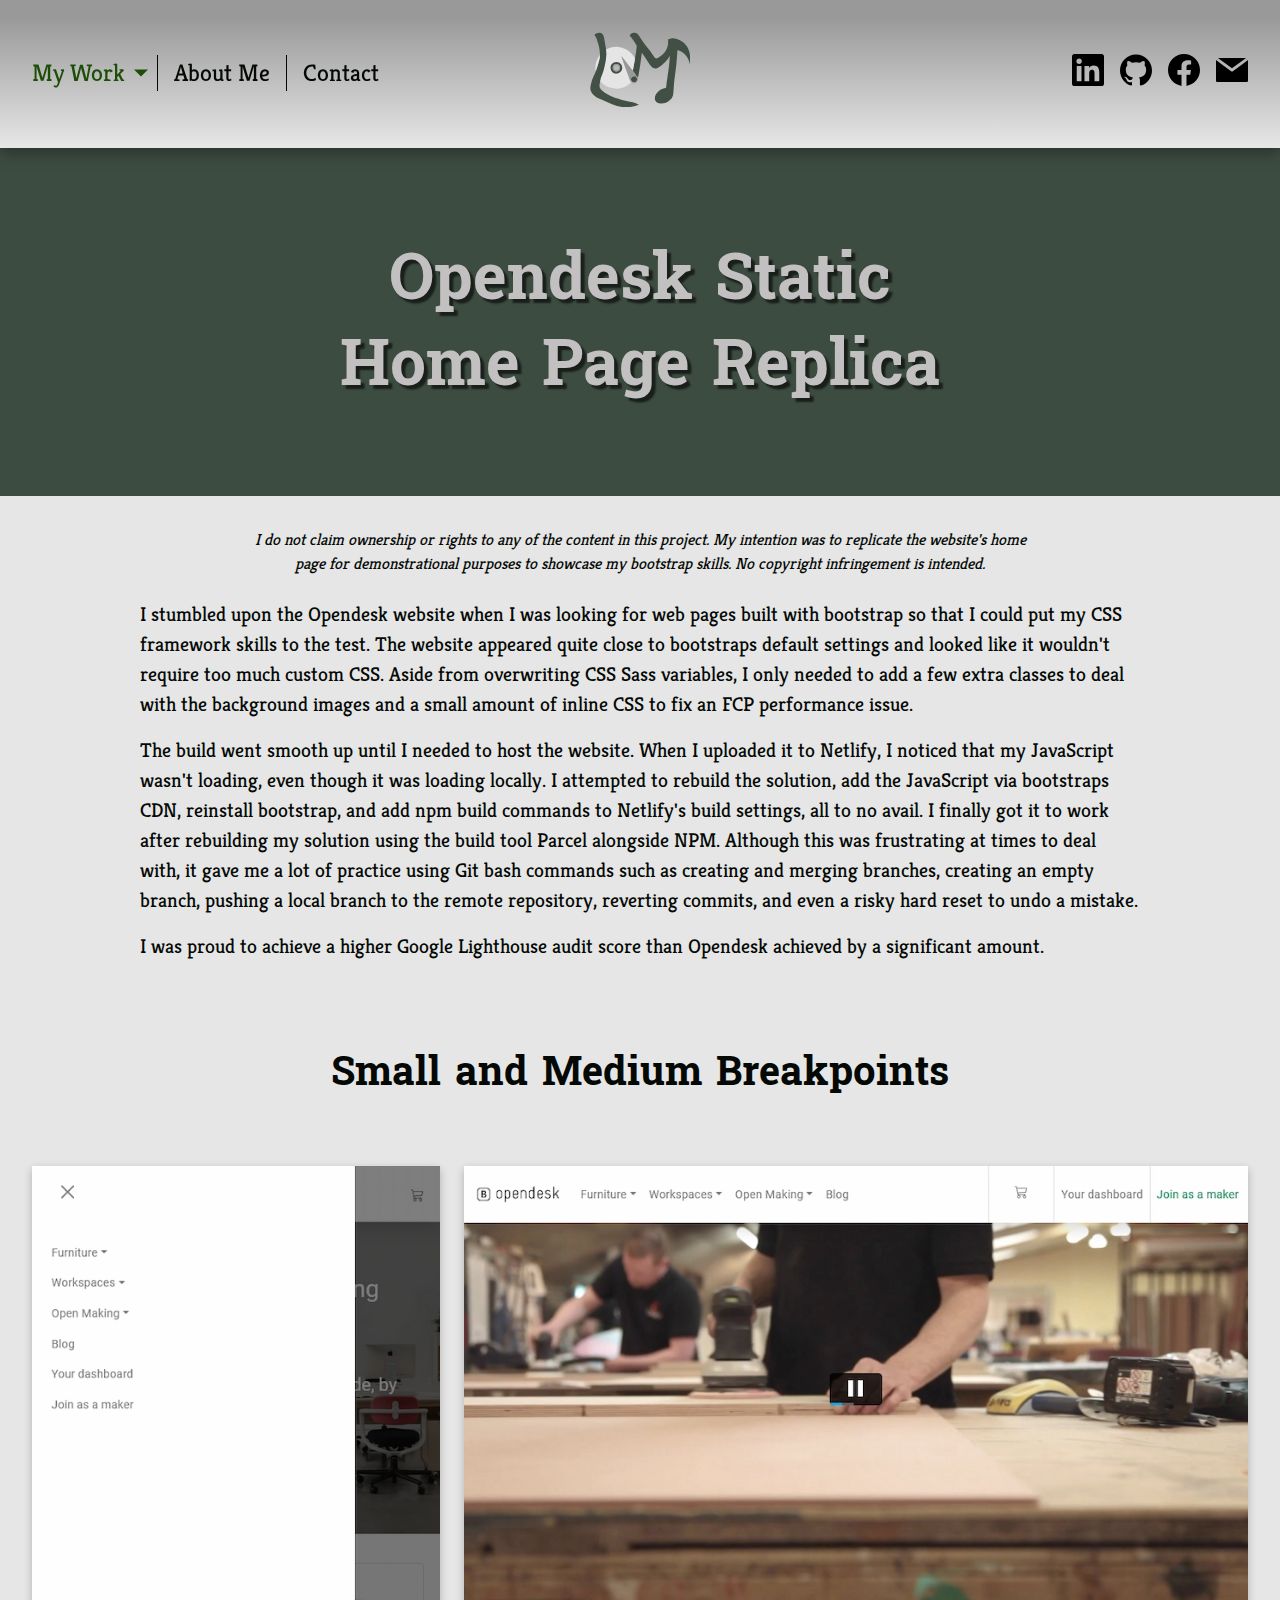
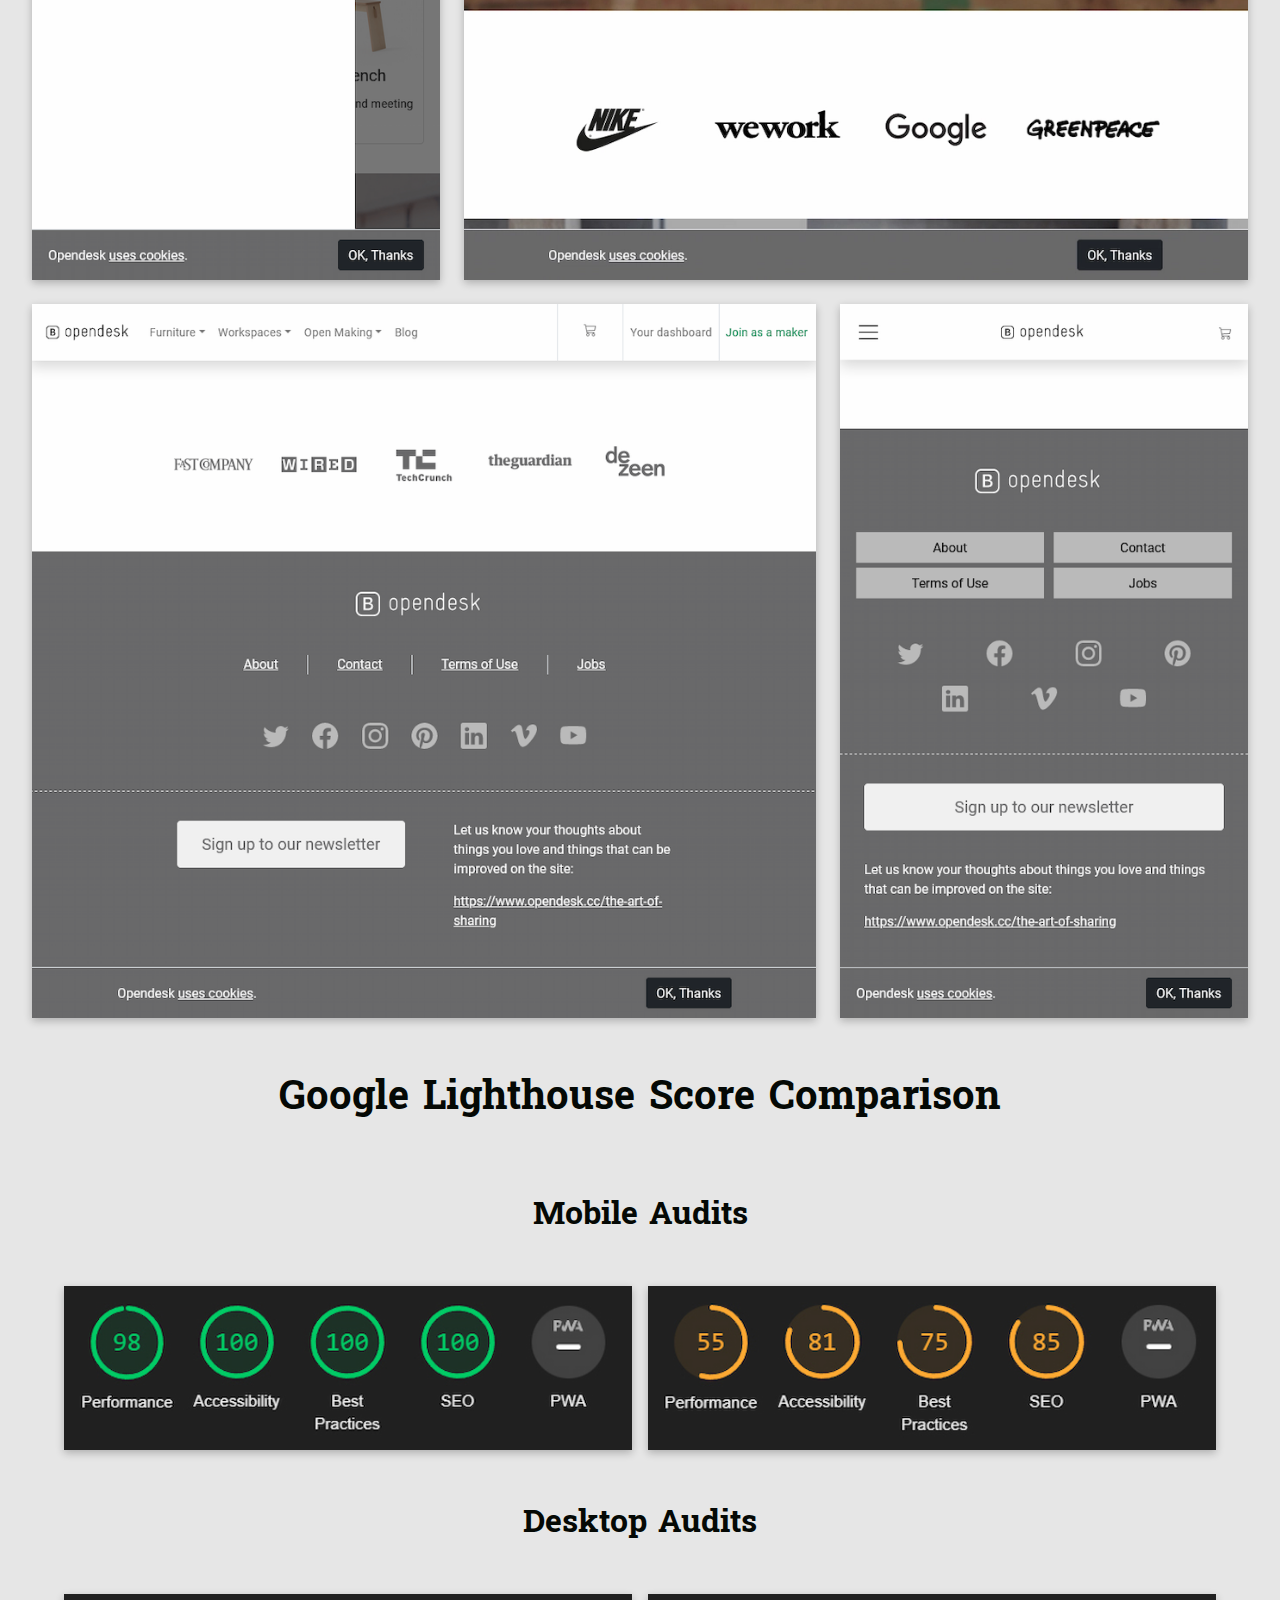
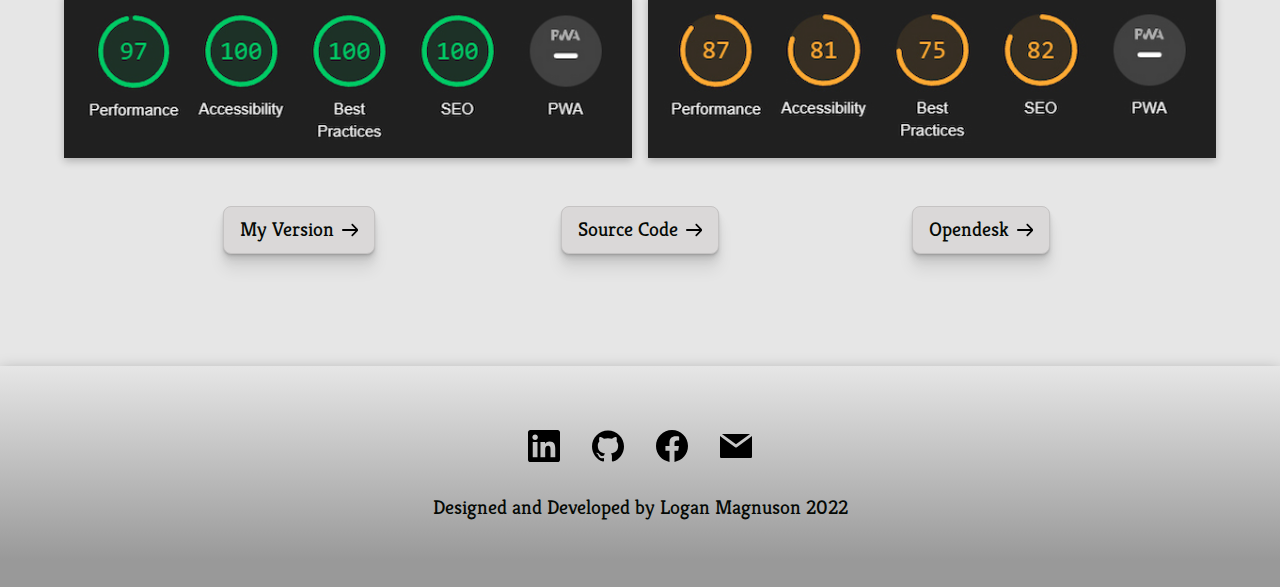
<file: opendesk.html>
<!DOCTYPE html>
<html lang="en">
<head>
    <meta charset="UTF-8">
    <meta http-equiv="X-UA-Compatible" content="IE=edge">
    <meta name="viewport" content="width=device-width, initial-scale=1.0">
	<meta name="description" content="I'm Logan Magnuson, a Software Development student at NAIT, and this is my professional portfolio. You can view samples of my school work and personal projects and get an idea of who I am within. The source code for all my projects is available, as well as the source code for this portfolio. I look forward to hearing from you!">
    <title>Opendesk Build</title>
	<link rel="apple-touch-icon" sizes="180x180" href="/apple-touch-icon.png">
	<link rel="icon" type="image/png" sizes="32x32" href="/favicon-32x32.png">
	<link rel="icon" type="image/png" sizes="192x192" href="/android-chrome-192x192.png">
	<link rel="icon" type="image/png" sizes="16x16" href="/favicon-16x16.png">
	<link rel="manifest" href="/site.webmanifest">
	<link rel="mask-icon" href="/safari-pinned-tab.svg" color="#7f7f7f">
	<meta name="msapplication-TileColor" content="#ffc40d">
	<meta name="msapplication-TileImage" content="/mstile-144x144.png">
	<meta name="theme-color" content="#ffffff">
    <link rel="stylesheet" href="css/styles.min.css">
	<link rel="preconnect" href="https://fonts.googleapis.com">
	<link rel="preconnect" href="https://fonts.gstatic.com" crossorigin>
	<link href="https://fonts.googleapis.com/css2?family=Kreon:wght@400;700&display=swap" rel="stylesheet"> 
	<link href="https://fonts.googleapis.com/css2?family=Battambang:wght@400;700&display=swap" rel="stylesheet"> 
	<script src="js/main.js" defer></script>
</head>
<body class="opendesk">
	<header class="header-tag">
		<div class="container header-container">
			<h1 class="sr-only">Logan Magnuson's Portfolio</h1>
			<div class="logo-toggle-container">
				<a title="Logan Magnuson's logo" class="logo-anchor" href="index.html">
					<svg class="logo" xmlns="http://www.w3.org/2000/svg" xmlns:xlink="http://www.w3.org/1999/xlink" viewBox="0 0 203.52 153.12" xml:space="preserve">
						<path fill-rule="evenodd" clip-rule="evenodd" fill="none" d="M102,153.599c-33.56,0-67.12-0.004-100.68,0.023
							c-0.9,0-1.103-0.203-1.102-1.103c0.025-50.4,0.025-100.8,0-151.2c0-0.899,0.203-1.103,1.102-1.102c67.2,0.024,134.4,0.024,201.6,0
							c0.899,0,1.103,0.203,1.102,1.102c-0.024,50.4-0.024,100.8,0,151.2c0.001,0.899-0.202,1.103-1.102,1.103
							C169.279,153.595,135.64,153.599,102,153.599z M11.747,79.677c-0.944,3.138-2.249,6.135-3.723,9.049
							c-3.046,6.021-5.196,12.336-6.493,18.949c-0.679,3.46-1.224,6.923-0.45,10.455c1.02,4.657,3.998,7.976,7.363,11.079
							c3.32,3.062,7.309,4.937,11.344,6.799c8.361,3.86,16.659,7.857,25.241,11.221c7.884,3.09,15.988,5.186,24.461,5.858
							c6.168,0.49,12.196-0.222,18.199-1.521c3.927-0.85,7.736-2.079,11.862-3.381c-4.253-2.005-7.977-4.53-12.406-5.332
							c-7.304-1.323-14.571-2.801-21.771-4.605c-10.09-2.53-19.896-5.831-29.042-10.868c-4.739-2.61-9.188-5.651-13.111-9.405
							c-2.296-2.197-3.986-4.799-3.917-8.066c0.07-3.307,0.606-6.591,1.315-9.832c1.087,0.289,1.622,1.256,2.325,1.979
							c5.371,5.513,11.693,9.435,19.121,11.503c5.454,1.519,11.018,2.142,16.641,1.349c6.999-0.986,13.495-3.373,19.231-7.603
							c2.108-1.554,4.313-3.009,5.862-5.197c0.609,0.125,1.047,0.56,1.554,0.867c3.567,2.168,7.907,1.383,10.507-1.859
							c1.749-2.182,2.052-4.678,1.765-7.332c0.193-1.061,0.393-2.119,0.577-3.181c2.542-14.713,5.197-29.41,6.75-44.274
							c0.134-1.278,0.139-2.602,0.821-4.089c0.111,0.285,0.137,0.415,0.205,0.514c4.419,6.363,8.993,12.622,12.848,19.362
							c1.831,3.203,3.955,6.201,6.649,8.751c2.486,2.352,5.317,3.817,8.875,3.283c2.052-0.308,3.883-1.191,5.625-2.262
							c5.465-3.358,10.024-7.789,14.478-12.333c2.779-2.837,5.215-5.946,7.036-9.502c0.171-0.333,0.248-0.934,0.725-0.814
							c0.589,0.148,0.273,0.757,0.244,1.133c-0.377,4.781-0.621,9.571-1.113,14.345c-0.959,9.301-2.397,18.533-3.792,27.773
							c-0.984,6.517-1.931,13.04-2.476,19.61c-0.101,1.207-0.521,1.731-1.745,1.948c-7.456,1.318-13.47,5.02-17.944,11.15
							c-2.355,3.228-3.724,6.794-3.372,10.853c0.315,3.639,1.99,6.461,5.341,8.096c1.993,0.972,4.143,1.479,6.361,1.521
							c7.618,0.141,14.118-2.525,19.562-7.846c3.231-3.158,5.635-6.769,6.09-11.37c0.426-4.294,0.712-8.604,1.019-12.909
							c0.417-5.86,0.785-11.727,1.526-17.557c1.172-9.23,2.701-18.412,3.587-27.683c0.947-9.909,1.771-19.825,2.343-29.762
							c0.093-1.62,0.24-1.738,1.781-1.242c10.369,3.334,17.15,10.423,21.268,20.308c1.055,2.533,1.818,5.161,2.528,7.914
							c0.101-0.195,0.168-0.264,0.168-0.333c-0.023-6.431,0.559-12.878-0.299-19.289c-1.695-12.676-7.974-22.333-19.239-28.537
							c-4.757-2.62-9.838-4.385-15.339-4.616c-3.285-0.137-6.224,1.248-9.25,2.227c-0.475,0.153-0.67,0.535-0.623,1.039
							c0.045,0.478,0.074,0.957,0.11,1.436c0.53,7.03-0.731,13.701-4.277,19.825c-4.043,6.982-10.157,11.845-16.967,15.883
							c-2.455,1.456-4.305,0.911-6.074-1.337c-0.296-0.376-0.572-0.77-0.85-1.16c-5.555-7.817-10.986-15.714-17.316-22.96
							c-4.899-5.609-8.64-12.076-12.694-18.301c-1.333-2.047-2.748-4.029-4.536-5.715c-2.208-2.081-4.759-2.789-7.73-2.04
							c-2.253,0.567-4.224,1.65-6.036,3.063c-1.754,1.368-1.841,3.147-0.202,4.652c0.766,0.703,1.546,1.383,2.216,2.187
							c4.063,4.874,7.16,10.377,10.378,15.804c0.306,0.517,0.285,1.061,0.243,1.625c-0.261,3.509-0.739,6.992-1.269,10.466
							c-0.691,4.538-1.443,9.067-2.169,13.6c-0.671-0.005-0.808-0.62-1.06-1.022c-1.141-1.823-2.292-3.63-3.634-5.32
							c-3.84-4.834-8.408-8.781-13.862-11.705c-5.17-2.772-10.735-4.224-16.52-4.698c-5.146-0.421-10.24,0.229-15.216,1.699
							c-3.031,0.896-5.859,2.273-8.739,3.53c-0.205-1.502-0.369-3.011-0.621-4.505c-0.67-3.974-1.43-7.934-2.058-11.915
							c-0.616-3.907-1.325-7.792-2.53-11.562c-1.375-4.297-4.742-6.532-9.113-6.139c-3.103,0.279-5.772,1.753-8.47,3.139
							c-0.266,0.137-0.495,0.336-0.43,0.65c0.238,1.155,0.199,2.393,1.181,3.309c1.128,1.052,1.94,2.347,2.405,3.814
							c2.946,9.303,6.417,18.478,6.877,28.387c0.09,1.948,0.532,3.878,0.336,5.844c-0.129,0.088-0.294,0.15-0.382,0.269
							c-2.326,3.145-4.361,6.459-5.813,10.107c-2.567,6.45-3.571,13.141-2.925,20.049C11.173,77.858,10.97,78.917,11.747,79.677z"/>
						<path fill-rule="evenodd" clip-rule="evenodd" fill="#414F44" d="M91.664,53.038c0.726-4.533,1.478-9.062,2.169-13.6
							c0.529-3.475,1.008-6.958,1.269-10.466c0.042-0.564,0.063-1.108-0.243-1.625c-3.218-5.427-6.316-10.93-10.378-15.804
							c-0.67-0.804-1.45-1.483-2.216-2.187c-1.64-1.505-1.553-3.284,0.202-4.652c1.813-1.413,3.783-2.496,6.036-3.063
							c2.972-0.749,5.523-0.041,7.73,2.04c1.789,1.686,3.203,3.668,4.536,5.715c4.054,6.225,7.794,12.692,12.694,18.301
							c6.33,7.246,11.762,15.143,17.316,22.96c0.277,0.391,0.554,0.784,0.85,1.16c1.77,2.248,3.619,2.793,6.074,1.337
							c6.81-4.038,12.924-8.9,16.967-15.883c3.546-6.124,4.808-12.795,4.277-19.825c-0.036-0.479-0.065-0.958-0.11-1.436
							c-0.047-0.504,0.148-0.885,0.623-1.039c3.026-0.979,5.965-2.364,9.25-2.227c5.501,0.23,10.582,1.996,15.339,4.616
							c11.266,6.204,17.544,15.861,19.239,28.537c0.857,6.411,0.275,12.858,0.299,19.289c0,0.069-0.067,0.138-0.168,0.333
							c-0.71-2.753-1.474-5.381-2.528-7.914c-4.117-9.885-10.898-16.974-21.268-20.308c-1.541-0.496-1.688-0.378-1.781,1.242
							c-0.572,9.937-1.396,19.853-2.343,29.762c-0.886,9.271-2.415,18.452-3.587,27.683c-0.741,5.83-1.109,11.696-1.526,17.557
							c-0.307,4.306-0.593,8.615-1.019,12.909c-0.455,4.602-2.858,8.212-6.09,11.37c-5.443,5.32-11.943,7.986-19.562,7.846
							c-2.219-0.041-4.368-0.549-6.361-1.521c-3.351-1.635-5.025-4.457-5.341-8.096c-0.352-4.059,1.017-7.625,3.372-10.853
							c4.475-6.131,10.488-9.832,17.944-11.15c1.225-0.217,1.645-0.741,1.745-1.948c0.545-6.57,1.491-13.094,2.476-19.61
							c1.395-9.24,2.833-18.472,3.792-27.773c0.492-4.774,0.736-9.564,1.113-14.345c0.029-0.375,0.345-0.984-0.244-1.133
							c-0.477-0.12-0.554,0.481-0.725,0.814c-1.821,3.557-4.257,6.666-7.036,9.502c-4.453,4.544-9.013,8.975-14.478,12.333
							c-1.742,1.071-3.573,1.954-5.625,2.262c-3.558,0.534-6.389-0.931-8.875-3.283c-2.694-2.55-4.818-5.548-6.649-8.751
							c-3.854-6.74-8.429-12.999-12.848-19.362c-0.068-0.1-0.094-0.229-0.205-0.514c-0.683,1.488-0.688,2.811-0.821,4.089
							c-1.553,14.865-4.207,29.561-6.75,44.274c-0.184,1.062-0.384,2.12-0.577,3.181c-0.807-1.138-1.259-2.488-2.178-3.562
							c-0.523-0.611-0.896-0.489-1.31,0.1c-0.609,0.867-0.1,1.518,0.406,2.143c0.941,1.165,1.541,2.512,1.365,3.969
							c-0.436,3.606-3.208,6.048-6.667,5.816c-2.517-0.169-4.311-1.393-5.249-3.703c-0.938-2.311-0.736-4.578,0.976-6.481
							c1.75-1.946,4.005-2.58,6.521-1.846c0.953,0.278,1.655,0.391,2.271-0.546c0.606-0.922,0.273-1.609-0.322-2.368
							c-1.923-2.448-3.812-4.924-5.693-7.403c-0.361-0.476-0.625-1.021-0.613-1.652c0.155-0.574,0.331-1.143,0.461-1.722
							c1.178-5.241,1.928-10.561,2.88-15.844C90.927,58.144,91.738,55.66,91.664,53.038z"/>
						<path fill-rule="evenodd" clip-rule="evenodd" fill="#E6E5E5" d="M91.664,53.038c0.074,2.622-0.737,5.106-1.194,7.645
							c-0.952,5.283-1.702,10.603-2.88,15.844c-0.13,0.58-0.307,1.148-0.461,1.722c-0.736-0.058-1.08-0.658-1.454-1.144
							c-2.975-3.853-5.905-7.739-8.88-11.592c-3.78-4.895-7.587-9.769-11.396-14.642c-0.263-0.336-0.461-0.831-1.032-0.811
							c-0.134,0.433-0.015,0.764,0.108,1.107c4.595,12.755,9.138,25.529,13.802,38.26c1.585,4.327,2.798,8.839,5.521,12.68
							c-1.549,2.188-3.754,3.644-5.862,5.197c-5.736,4.229-12.232,6.616-19.231,7.603c-5.623,0.793-11.187,0.17-16.641-1.349
							c-7.428-2.068-13.75-5.99-19.121-11.503c-0.704-0.723-1.238-1.689-2.325-1.979c0.048-0.394,0.078-0.791,0.147-1.182
							c0.714-4.067,2.146-7.899,3.682-11.718c2.958-7.35,4.553-15.084,6.286-22.783c1.567-6.958,2.685-13.948,2.359-21.107
							c-0.118-2.59-0.305-5.178-0.46-7.766c2.88-1.257,5.708-2.635,8.739-3.53c4.976-1.47,10.069-2.12,15.216-1.699
							c5.784,0.474,11.35,1.926,16.52,4.698c5.454,2.924,10.022,6.871,13.862,11.705c1.342,1.689,2.493,3.497,3.634,5.32
							C90.856,52.418,90.993,53.033,91.664,53.038z M65.573,72.808c0.03-6.464-5.158-11.673-11.495-11.854
							c-6.844-0.196-12.143,5.597-12.141,11.591c0.002,6.726,5.167,12.035,11.814,12.038C60.308,84.586,65.543,79.372,65.573,72.808z"/>
						<path fill-rule="evenodd" clip-rule="evenodd" fill="#425045" d="M32.634,35.521c0.155,2.588,0.342,5.176,0.46,7.766
							c0.325,7.159-0.792,14.149-2.359,21.107c-1.733,7.699-3.328,15.434-6.286,22.783c-1.536,3.818-2.968,7.65-3.682,11.718
							c-0.069,0.391-0.099,0.788-0.147,1.182c-0.709,3.241-1.246,6.525-1.315,9.832c-0.069,3.268,1.621,5.869,3.917,8.066
							c3.923,3.754,8.373,6.795,13.111,9.405c9.146,5.037,18.952,8.338,29.042,10.868c7.2,1.805,14.467,3.282,21.771,4.605
							c4.429,0.802,8.153,3.327,12.406,5.332c-4.125,1.302-7.935,2.531-11.862,3.381c-6.003,1.299-12.031,2.011-18.199,1.521
							c-8.474-0.673-16.578-2.769-24.461-5.858c-8.582-3.363-16.88-7.36-25.241-11.221c-4.035-1.862-8.024-3.737-11.344-6.799
							c-3.366-3.104-6.344-6.422-7.363-11.079c-0.774-3.532-0.229-6.995,0.45-10.455c1.297-6.613,3.447-12.929,6.493-18.949
							c1.474-2.914,2.778-5.911,3.723-9.049c0.081-0.135,0.188-0.259,0.239-0.403c2.583-7.403,5.021-14.853,6.924-22.462
							c0.84-3.361,1.472-6.769,1.3-10.267c0.196-1.966-0.246-3.896-0.336-5.844c-0.46-9.909-3.931-19.084-6.877-28.387
							c-0.465-1.468-1.277-2.762-2.405-3.814C9.61,7.583,9.649,6.345,9.412,5.19c-0.064-0.314,0.164-0.513,0.43-0.65
							c2.697-1.386,5.367-2.86,8.47-3.139c4.371-0.394,7.739,1.842,9.113,6.139c1.206,3.77,1.914,7.655,2.53,11.562
							c0.628,3.981,1.387,7.94,2.058,11.915C32.265,32.51,32.429,34.019,32.634,35.521z"/>
						<path fill-rule="evenodd" clip-rule="evenodd" fill="#999999" d="M83.799,102.107c-2.723-3.841-3.936-8.353-5.521-12.68
							c-4.664-12.73-9.207-25.504-13.802-38.26c-0.123-0.343-0.243-0.674-0.108-1.107c0.57-0.02,0.769,0.475,1.032,0.811
							c3.808,4.873,7.615,9.747,11.396,14.642c2.976,3.853,5.906,7.739,8.88,11.592c0.374,0.485,0.718,1.086,1.454,1.144
							c-0.012,0.631,0.252,1.177,0.613,1.652c1.882,2.479,3.77,4.955,5.693,7.403c0.596,0.759,0.928,1.446,0.322,2.368
							c-0.616,0.937-1.317,0.824-2.271,0.546c-2.516-0.734-4.771-0.101-6.521,1.846c-1.712,1.903-1.914,4.171-0.976,6.481
							c0.938,2.311,2.732,3.534,5.249,3.703c3.458,0.231,6.231-2.21,6.667-5.816c0.176-1.457-0.424-2.804-1.365-3.969
							c-0.505-0.625-1.015-1.275-0.406-2.143c0.414-0.589,0.787-0.711,1.31-0.1c0.919,1.073,1.372,2.424,2.178,3.562
							c0.287,2.654-0.016,5.15-1.765,7.332c-2.6,3.242-6.94,4.027-10.507,1.859C84.846,102.667,84.408,102.232,83.799,102.107z"/>
						<path fill-rule="evenodd" clip-rule="evenodd" fill="#E4E4E3" d="M20.211,46.544c0.172,3.499-0.46,6.906-1.3,10.267
							c-1.903,7.61-4.341,15.06-6.924,22.462c-0.051,0.145-0.158,0.269-0.239,0.403c-0.777-0.761-0.574-1.819-0.657-2.707
							c-0.646-6.908,0.358-13.6,2.925-20.049c1.452-3.648,3.487-6.962,5.813-10.107C19.917,46.694,20.082,46.632,20.211,46.544z"/>
						<path fill-rule="evenodd" clip-rule="evenodd" fill="#435045" d="M65.573,72.808c-0.03,6.564-5.265,11.779-11.821,11.775
							c-6.647-0.003-11.813-5.313-11.814-12.038c-0.002-5.994,5.297-11.787,12.141-11.591C60.415,61.135,65.603,66.343,65.573,72.808z
								M53.66,80.399c4.159,0.001,7.875-3.583,7.717-7.668c-0.161-4.167-3.091-7.533-7.55-7.548c-4.467-0.016-7.611,3.041-7.664,7.75
							C46.113,77.475,50.271,80.526,53.66,80.399z"/>
						<path fill-rule="evenodd" clip-rule="evenodd" fill="#979797" d="M53.66,80.399c-3.389,0.127-7.546-2.924-7.496-7.467
							c0.052-4.709,3.197-7.766,7.664-7.75c4.459,0.015,7.389,3.381,7.55,7.548C61.535,76.816,57.819,80.4,53.66,80.399z M48.172,72.724
							c-0.041,3.18,2.396,5.725,5.496,5.74c3.178,0.015,5.64-2.4,5.672-5.566c0.033-3.246-2.231-5.694-5.309-5.738
							C50.578,67.11,48.214,69.354,48.172,72.724z"/>
						<path fill-rule="evenodd" clip-rule="evenodd" fill="none" d="M48.172,72.724c0.042-3.37,2.406-5.614,5.859-5.564
							c3.077,0.044,5.342,2.492,5.309,5.738c-0.032,3.166-2.494,5.581-5.672,5.566C50.567,78.449,48.131,75.904,48.172,72.724z"/>
					</svg>
				</a>
				<div class="toggle">
					<input type="checkbox" id="navToggle" class="navToggle">
					<label for="navToggle" class="navToggleLabel"><span></span></label>
				</div>
			</div>
			<nav class="header-nav">
				<ul class="nav-ul" role="list">
					<li class="nav-item nav-item-one" id="firstNavItem">
						<a href="index.html">My Work</a>
						<span id="dropdownToggle"><svg class="down-arrow" xmlns="http://www.w3.org/2000/svg" xmlns:xlink="http://www.w3.org/1999/xlink" viewBox="0 0 386.257 386.257" xml:space="preserve"><polygon points="0,96.879 193.129,289.379 386.257,96.879 "/></svg></span>
                        <div class="dropdown">
							<div class="container">
								<ul class="nav-list-one" role="list">
									<li><a href="side-scroller.html">2d Side-Scroller</a></li>
									<li><a href="good-food.html">Good Food Blog Page</a></li>
									<li><a href="opendesk.html">Opendesk Build</a></li>
								</ul>
								<ul class="nav-list-two" role="list">
									<li><a href="semester-tracker.html">Semester Grade Tracker</a></li>
								</ul>
							</div>
                        </div>
					</li>
					<li class="nav-item nav-item-two"><a href="about-me.html">About Me</a></li>
					<li class="nav-item nav-item-three"><a href="contact.html">Contact</a></li>
				</ul>
				<ul role="list" class="socials">
					<li class="socials-item">
						<a href="https://www.linkedin.com/in/lmagnuson07/" target="_blank" title="LinkedIn profile">
							<svg viewBox="0 0 24 24" xmlns="http://www.w3.org/2000/svg"><path d="M20.447 20.452h-3.554v-5.569c0-1.328-.027-3.037-1.852-3.037-1.853 0-2.136 1.445-2.136 2.939v5.667H9.351V9h3.414v1.561h.046c.477-.9 1.637-1.85 3.37-1.85 3.601 0 4.267 2.37 4.267 5.455v6.286zM5.337 7.433c-1.144 0-2.063-.926-2.063-2.065 0-1.138.92-2.063 2.063-2.063 1.14 0 2.064.925 2.064 2.063 0 1.139-.925 2.065-2.064 2.065zm1.782 13.019H3.555V9h3.564v11.452zM22.225 0H1.771C.792 0 0 .774 0 1.729v20.542C0 23.227.792 24 1.771 24h20.451C23.2 24 24 23.227 24 22.271V1.729C24 .774 23.2 0 22.222 0h.003z"/></svg>
						</a>
					</li>
					<li class="socials-item">
						<a href="https://github.com/lmagnuson07" target="_blank" title="Github profile">
							<svg viewBox="0 0 24 24" xmlns="http://www.w3.org/2000/svg"><path d="M12 .297c-6.63 0-12 5.373-12 12 0 5.303 3.438 9.8 8.205 11.385.6.113.82-.258.82-.577 0-.285-.01-1.04-.015-2.04-3.338.724-4.042-1.61-4.042-1.61C4.422 18.07 3.633 17.7 3.633 17.7c-1.087-.744.084-.729.084-.729 1.205.084 1.838 1.236 1.838 1.236 1.07 1.835 2.809 1.305 3.495.998.108-.776.417-1.305.76-1.605-2.665-.3-5.466-1.332-5.466-5.93 0-1.31.465-2.38 1.235-3.22-.135-.303-.54-1.523.105-3.176 0 0 1.005-.322 3.3 1.23.96-.267 1.98-.399 3-.405 1.02.006 2.04.138 3 .405 2.28-1.552 3.285-1.23 3.285-1.23.645 1.653.24 2.873.12 3.176.765.84 1.23 1.91 1.23 3.22 0 4.61-2.805 5.625-5.475 5.92.42.36.81 1.096.81 2.22 0 1.606-.015 2.896-.015 3.286 0 .315.21.69.825.57C20.565 22.092 24 17.592 24 12.297c0-6.627-5.373-12-12-12"/></svg>
						</a>
					</li>
					<li class="socials-item">
						<a href="https://www.facebook.com/loganmagnuson07" target="_blank" title="Facebook profile">
							<svg viewBox="0 0 24 24" xmlns="http://www.w3.org/2000/svg"><path d="M24 12.073c0-6.627-5.373-12-12-12s-12 5.373-12 12c0 5.99 4.388 10.954 10.125 11.854v-8.385H7.078v-3.47h3.047V9.43c0-3.007 1.792-4.669 4.533-4.669 1.312 0 2.686.235 2.686.235v2.953H15.83c-1.491 0-1.956.925-1.956 1.874v2.25h3.328l-.532 3.47h-2.796v8.385C19.612 23.027 24 18.062 24 12.073z"/></svg>
						</a>
					</li>
					<li class="socials-item">
						<a href="mailto:logmagns07@gmail.com" title="Email address">
							<svg viewBox="0 0 330.001 330.001" xmlns="http://www.w3.org/2000/svg"><path d="M173.871,177.097c-2.641,1.936-5.756,2.903-8.87,2.903c-3.116,0-6.23-0.967-8.871-2.903L30,84.602 L0.001,62.603L0,275.001c0.001,8.284,6.716,15,15,15L315.001,290c8.285,0,15-6.716,15-14.999V62.602l-30.001,22L173.871,177.097z"/><polygon points="165.001,146.4 310.087,40.001 19.911,40"/></svg>
						</a>
					</li>
				</ul>
			</nav>
		</div>
    </header>

    <main class="main-tag opendesk-content">
		<section>
			<div class="heading-wrapper">
				<h2>Opendesk Static Home Page Replica</h2>
			</div>
			<div class="container">
				<p>I do not claim ownership or rights to any of the content in this project. My intention was to replicate the website's home page for demonstrational purposes to showcase my bootstrap skills. No copyright infringement is intended.</p>
				<p>I stumbled upon the Opendesk website when I was looking for web pages built with bootstrap so that I could put my CSS framework skills to the test. The website appeared quite close to bootstraps default settings and looked like it wouldn't require too much custom CSS. Aside from overwriting CSS Sass variables, I only needed to add a few extra classes to deal with the background images and a small amount of inline CSS to fix an FCP performance issue.</p>
				<p>The build went smooth up until I needed to host the website. When I uploaded it to Netlify, I noticed that my JavaScript wasn't loading, even though it was loading locally. I attempted to rebuild the solution, add the JavaScript via bootstraps CDN, reinstall bootstrap, and add npm build commands to Netlify's build settings, all to no avail. I finally got it to work after rebuilding my solution using the build tool Parcel alongside NPM. Although this was frustrating at times to deal with, it gave me a lot of practice using Git bash commands such as creating and merging branches, creating an empty branch, pushing a local branch to the remote repository, reverting commits, and even a risky hard reset to undo a mistake.</p>
				<p>I was proud to achieve a higher Google Lighthouse audit score than Opendesk achieved by a significant amount.</p>
			
				<section>
					<h3>Small and Medium Breakpoints</h3>
					<div class="img-grid"> 
						<div>
							<img width="275" height="482"
							srcset="img/opendesk-nav-sm-breakpoint-sm.webp 275w, 
								img/opendesk-nav-sm-breakpoint-md.webp 280w, 
								img/opendesk-nav-sm-breakpoint-lg.webp 476w"
							sizes="(max-width: 600px) 275px,
								(max-width: 900px) 280px, 476px"
							src="img/opendesk-nav-sm-breakpoint-sm.webp" 
							alt="Opendesk navigation at the small breakpoint"
							>
						</div>
						<div>
							<img width="275" height="482"
							srcset="img/opendesk-footer-sm-breakpoint-sm.webp 275w, 
								img/opendesk-footer-sm-breakpoint-md.webp 280w, 
								img/opendesk-footer-sm-breakpoint-lg.webp 476w"
							sizes="(max-width: 600px) 275px,
								(max-width: 900px) 280px, 476px"
							src="img/opendesk-footer-sm-breakpoint-sm.webp" 
							alt="Opendesk footer at the small breakpoint"
							>
						</div>
						<div>
							<img width="567" height="513"
							srcset="img/opendesk-vid-md-breakpoint-sm.webp 567w, 
								img/opendesk-vid-md-breakpoint-md.webp 539w, 
								img/opendesk-vid-md-breakpoint-lg.webp 915w"
							sizes="(max-width: 600px) 567px,
								(max-width: 900px) 539px, 915px"
							src="img/opendesk-vid-md-breakpoint-sm.webp" 
							alt="Opendesk video section at the medium breakpoint"
							>
						</div>
						<div>
							<img width="567" height="513"
							srcset="img/opendesk-footer-md-breakpoint-sm.webp 567w, 
								img/opendesk-footer-md-breakpoint-md.webp 539w, 
								img/opendesk-footer-md-breakpoint-lg.webp 915w"
							sizes="(max-width: 600px) 567px,
								(max-width: 900px) 539px, 915px"
							src="img/opendesk-footer-md-breakpoint-sm.webp" 
							alt="Opendesk footer at the medium breakpoint"
							>
						</div>
					</div>
				</section>

				<section class="lighthouse-audit-section">
					<h3 class="lighthouse-heading">Google Lighthouse Score Comparison</h3>
					<section>
						<h4>Mobile Audits</h4>
						<div class="lighthouse-audit">
							<img width="400" height="115"
								srcset="img/opendesk-lighthouse-mobile-my-test-sm.webp 400w, 
									img/opendesk-lighthouse-mobile-my-test-md.webp 550w, 
									img/opendesk-lighthouse-mobile-my-test-lg.webp 604w"
								sizes="(max-width: 600px) 400px,
									(max-width: 900px) 550px, 604px"
								src="img/opendesk-lighthouse-mobile-my-test-sm.webp" 
								alt="My Google Lighthouse mobile audit"
							>
							<img width="400" height="115"
								srcset="img/opendesk-lighthouse-mobile-opendesk-test-sm.webp 400w, 
									img/opendesk-lighthouse-mobile-opendesk-test-md.webp 550w, 
									img/opendesk-lighthouse-mobile-opendesk-test-lg.webp 604w"
								sizes="(max-width: 600px) 400px,
									(max-width: 900px) 550px, 604px"
								src="img/opendesk-lighthouse-mobile-opendesk-sm.webp" 
								alt="Opendesk's Google Lighthouse mobile audit"
							>
						</div>
					</section>
					<section>
						<h4>Desktop Audits</h4>
						<div class="lighthouse-audit">
							<img width="400" height="115"
								srcset="img/opendesk-lighthouse-desktop-my-test-sm.webp 400w, 
									img/opendesk-lighthouse-desktop-my-test-md.webp 550w, 
									img/opendesk-lighthouse-desktop-my-test-lg.webp 604w"
								sizes="(max-width: 600px) 400px,
									(max-width: 900px) 550px, 604px"
								src="img/opendesk-lighthouse-desktop-my-test-sm.webp" 
								alt="My Google Lighthouse desktop audit"
							>
							<img width="400" height="115"
								srcset="img/opendesk-lighthouse-desktop-opendesk-test-sm.webp 400w, 
									img/opendesk-lighthouse-desktop-opendesk-test-md.webp 550w, 
									img/opendesk-lighthouse-desktop-opendesk-test-lg.webp 604w"
								sizes="(max-width: 600px) 400px,
									(max-width: 900px) 550px, 604px"
								src="img/opendesk-lighthouse-desktop-opendesk-test-sm.webp" 
								alt="Opendesk's Google Lighthouse desktop audit"
							>
						</div>
					</section>
					<div class="opendesk-links">
						<div class="button-wrapper">
							<a href="https://opendesk-mock-build.netlify.app/" target="_blank" class="button">My Version<svg xmlns="http://www.w3.org/2000/svg" xmlns:xlink="http://www.w3.org/1999/xlink" viewBox="0 0 44.952 44.952" xml:space="preserve"><path d="M44.952,22.108c0-1.25-0.478-2.424-1.362-3.308L30.627,5.831c-0.977-0.977-2.561-0.977-3.536,0 c-0.978,0.977-0.976,2.568,0,3.546l10.574,10.57H2.484C1.102,19.948,0,21.081,0,22.464c0,0.003,0,0.025,0,0.028 c0,1.382,1.102,2.523,2.484,2.523h35.182L27.094,35.579c-0.978,0.978-0.978,2.564,0,3.541c0.977,0.979,2.561,0.978,3.538-0.001 l12.958-12.97c0.885-0.882,1.362-2.059,1.362-3.309C44.952,22.717,44.952,22.231,44.952,22.108z"/></svg></a>
						</div>
						<div class="button-wrapper">
							<a href="https://github.com/lmagnuson07/opendesk-build" target="_blank" class="button">Source Code<svg xmlns="http://www.w3.org/2000/svg" xmlns:xlink="http://www.w3.org/1999/xlink" viewBox="0 0 44.952 44.952" xml:space="preserve"><path d="M44.952,22.108c0-1.25-0.478-2.424-1.362-3.308L30.627,5.831c-0.977-0.977-2.561-0.977-3.536,0 c-0.978,0.977-0.976,2.568,0,3.546l10.574,10.57H2.484C1.102,19.948,0,21.081,0,22.464c0,0.003,0,0.025,0,0.028 c0,1.382,1.102,2.523,2.484,2.523h35.182L27.094,35.579c-0.978,0.978-0.978,2.564,0,3.541c0.977,0.979,2.561,0.978,3.538-0.001 l12.958-12.97c0.885-0.882,1.362-2.059,1.362-3.309C44.952,22.717,44.952,22.231,44.952,22.108z"/></svg></a>
						</div>
						<div class="button-wrapper">
							<a href="https://www.opendesk.cc/" target="_blank" class="button">Opendesk<svg xmlns="http://www.w3.org/2000/svg" xmlns:xlink="http://www.w3.org/1999/xlink" viewBox="0 0 44.952 44.952" xml:space="preserve"><path d="M44.952,22.108c0-1.25-0.478-2.424-1.362-3.308L30.627,5.831c-0.977-0.977-2.561-0.977-3.536,0 c-0.978,0.977-0.976,2.568,0,3.546l10.574,10.57H2.484C1.102,19.948,0,21.081,0,22.464c0,0.003,0,0.025,0,0.028 c0,1.382,1.102,2.523,2.484,2.523h35.182L27.094,35.579c-0.978,0.978-0.978,2.564,0,3.541c0.977,0.979,2.561,0.978,3.538-0.001 l12.958-12.97c0.885-0.882,1.362-2.059,1.362-3.309C44.952,22.717,44.952,22.231,44.952,22.108z"/></svg></a>
						</div>
					</div>
				</section>
			</div>
		</section>
    </main>

	<footer class="footer-tag">
		<ul role="list" class="footer-socials">
			<li>
				<a href="https://www.linkedin.com/in/lmagnuson07/" target="_blank" title="LinkedIn profile">
					<svg viewBox="0 0 24 24" xmlns="http://www.w3.org/2000/svg"><path d="M20.447 20.452h-3.554v-5.569c0-1.328-.027-3.037-1.852-3.037-1.853 0-2.136 1.445-2.136 2.939v5.667H9.351V9h3.414v1.561h.046c.477-.9 1.637-1.85 3.37-1.85 3.601 0 4.267 2.37 4.267 5.455v6.286zM5.337 7.433c-1.144 0-2.063-.926-2.063-2.065 0-1.138.92-2.063 2.063-2.063 1.14 0 2.064.925 2.064 2.063 0 1.139-.925 2.065-2.064 2.065zm1.782 13.019H3.555V9h3.564v11.452zM22.225 0H1.771C.792 0 0 .774 0 1.729v20.542C0 23.227.792 24 1.771 24h20.451C23.2 24 24 23.227 24 22.271V1.729C24 .774 23.2 0 22.222 0h.003z"/></svg>
				</a>
			</li>
			<li>
				<a href="https://github.com/lmagnuson07" target="_blank" title="Github profile">
					<svg viewBox="0 0 24 24" xmlns="http://www.w3.org/2000/svg"><path d="M12 .297c-6.63 0-12 5.373-12 12 0 5.303 3.438 9.8 8.205 11.385.6.113.82-.258.82-.577 0-.285-.01-1.04-.015-2.04-3.338.724-4.042-1.61-4.042-1.61C4.422 18.07 3.633 17.7 3.633 17.7c-1.087-.744.084-.729.084-.729 1.205.084 1.838 1.236 1.838 1.236 1.07 1.835 2.809 1.305 3.495.998.108-.776.417-1.305.76-1.605-2.665-.3-5.466-1.332-5.466-5.93 0-1.31.465-2.38 1.235-3.22-.135-.303-.54-1.523.105-3.176 0 0 1.005-.322 3.3 1.23.96-.267 1.98-.399 3-.405 1.02.006 2.04.138 3 .405 2.28-1.552 3.285-1.23 3.285-1.23.645 1.653.24 2.873.12 3.176.765.84 1.23 1.91 1.23 3.22 0 4.61-2.805 5.625-5.475 5.92.42.36.81 1.096.81 2.22 0 1.606-.015 2.896-.015 3.286 0 .315.21.69.825.57C20.565 22.092 24 17.592 24 12.297c0-6.627-5.373-12-12-12"/></svg>
				</a>
			</li>
			<li>
				<a href="https://www.facebook.com/loganmagnuson07" target="_blank" title="Facebook profile">
					<svg viewBox="0 0 24 24" xmlns="http://www.w3.org/2000/svg"><path d="M24 12.073c0-6.627-5.373-12-12-12s-12 5.373-12 12c0 5.99 4.388 10.954 10.125 11.854v-8.385H7.078v-3.47h3.047V9.43c0-3.007 1.792-4.669 4.533-4.669 1.312 0 2.686.235 2.686.235v2.953H15.83c-1.491 0-1.956.925-1.956 1.874v2.25h3.328l-.532 3.47h-2.796v8.385C19.612 23.027 24 18.062 24 12.073z"/></svg>
				</a>
			</li>
			<li>
				<a href="mailto:logmagns07@gmail.com" title="Email address">
					<svg viewBox="0 0 330.001 330.001" xmlns="http://www.w3.org/2000/svg"><path d="M173.871,177.097c-2.641,1.936-5.756,2.903-8.87,2.903c-3.116,0-6.23-0.967-8.871-2.903L30,84.602 L0.001,62.603L0,275.001c0.001,8.284,6.716,15,15,15L315.001,290c8.285,0,15-6.716,15-14.999V62.602l-30.001,22L173.871,177.097z"/><polygon points="165.001,146.4 310.087,40.001 19.911,40"/></svg>
				</a>
			</li>
		</ul>
		<p>Designed and Developed by Logan Magnuson 2022</p>
    </footer>
</body>
</html>
</file>
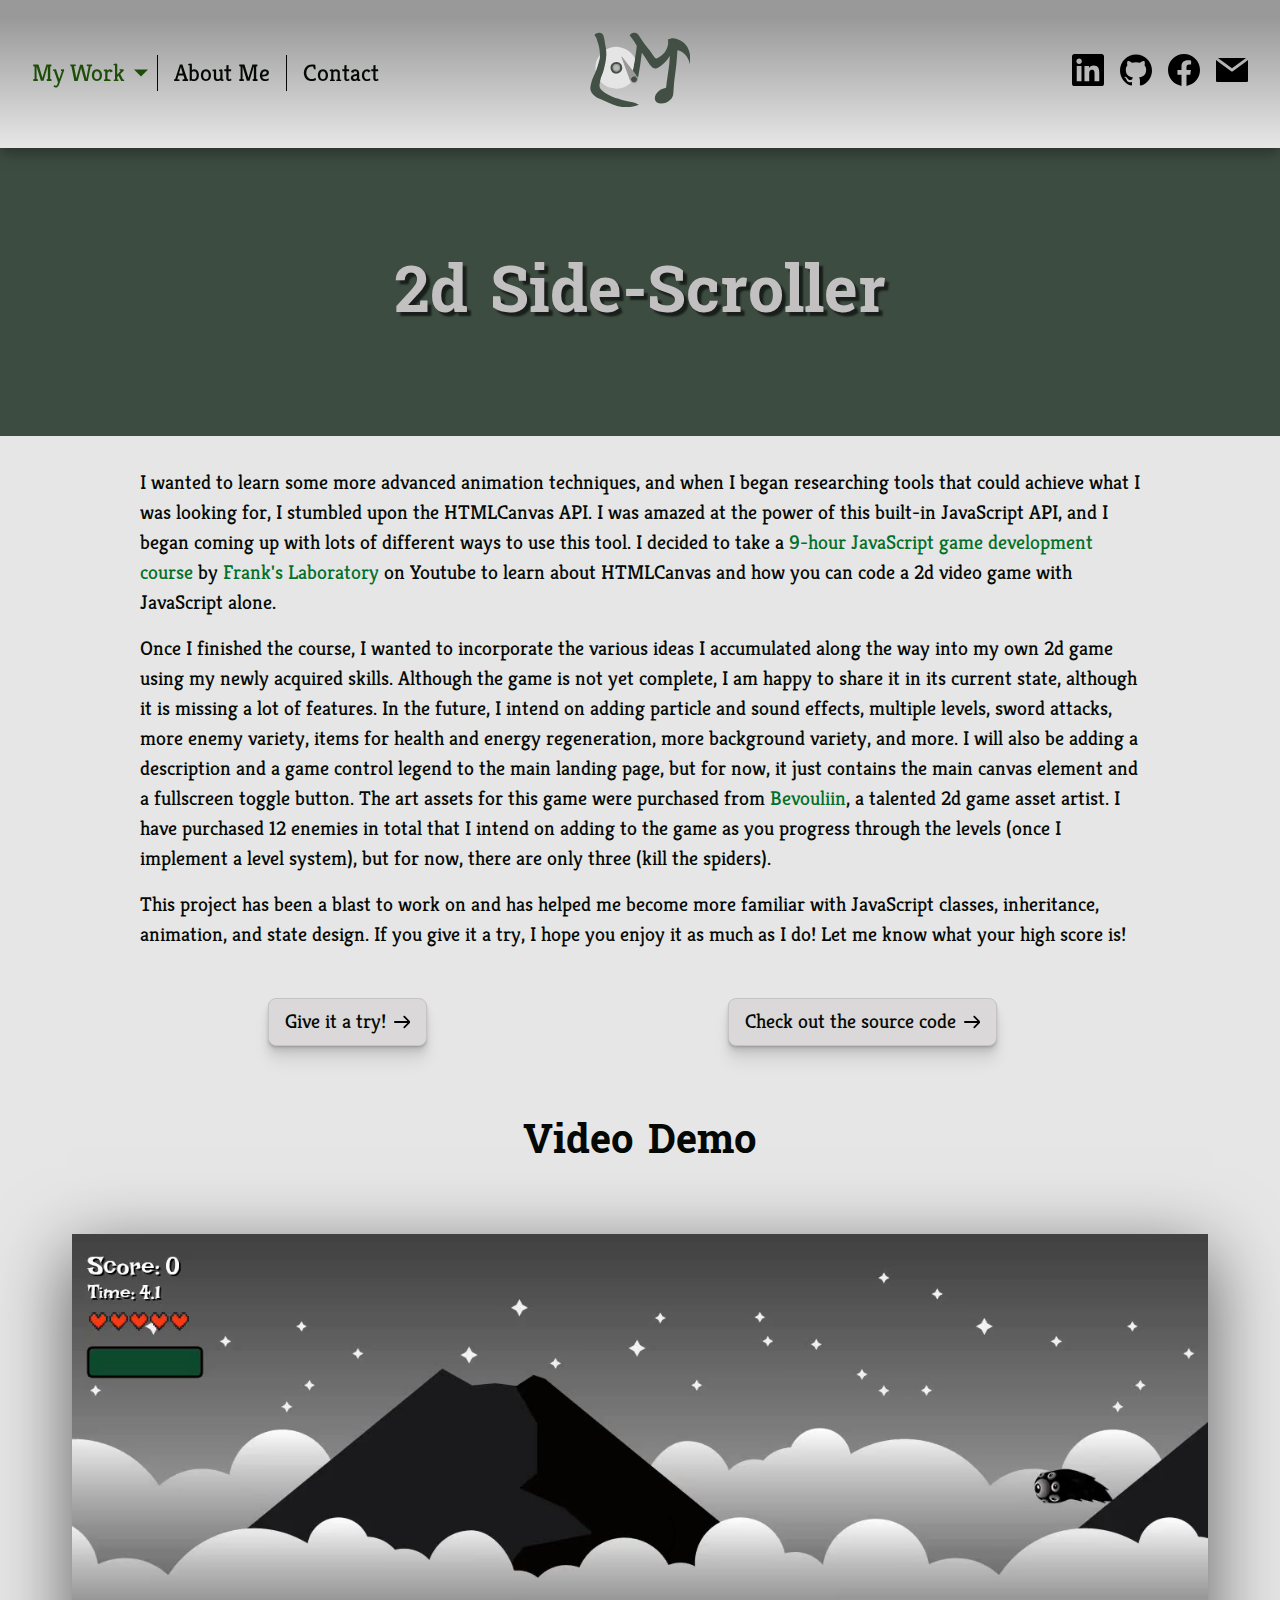
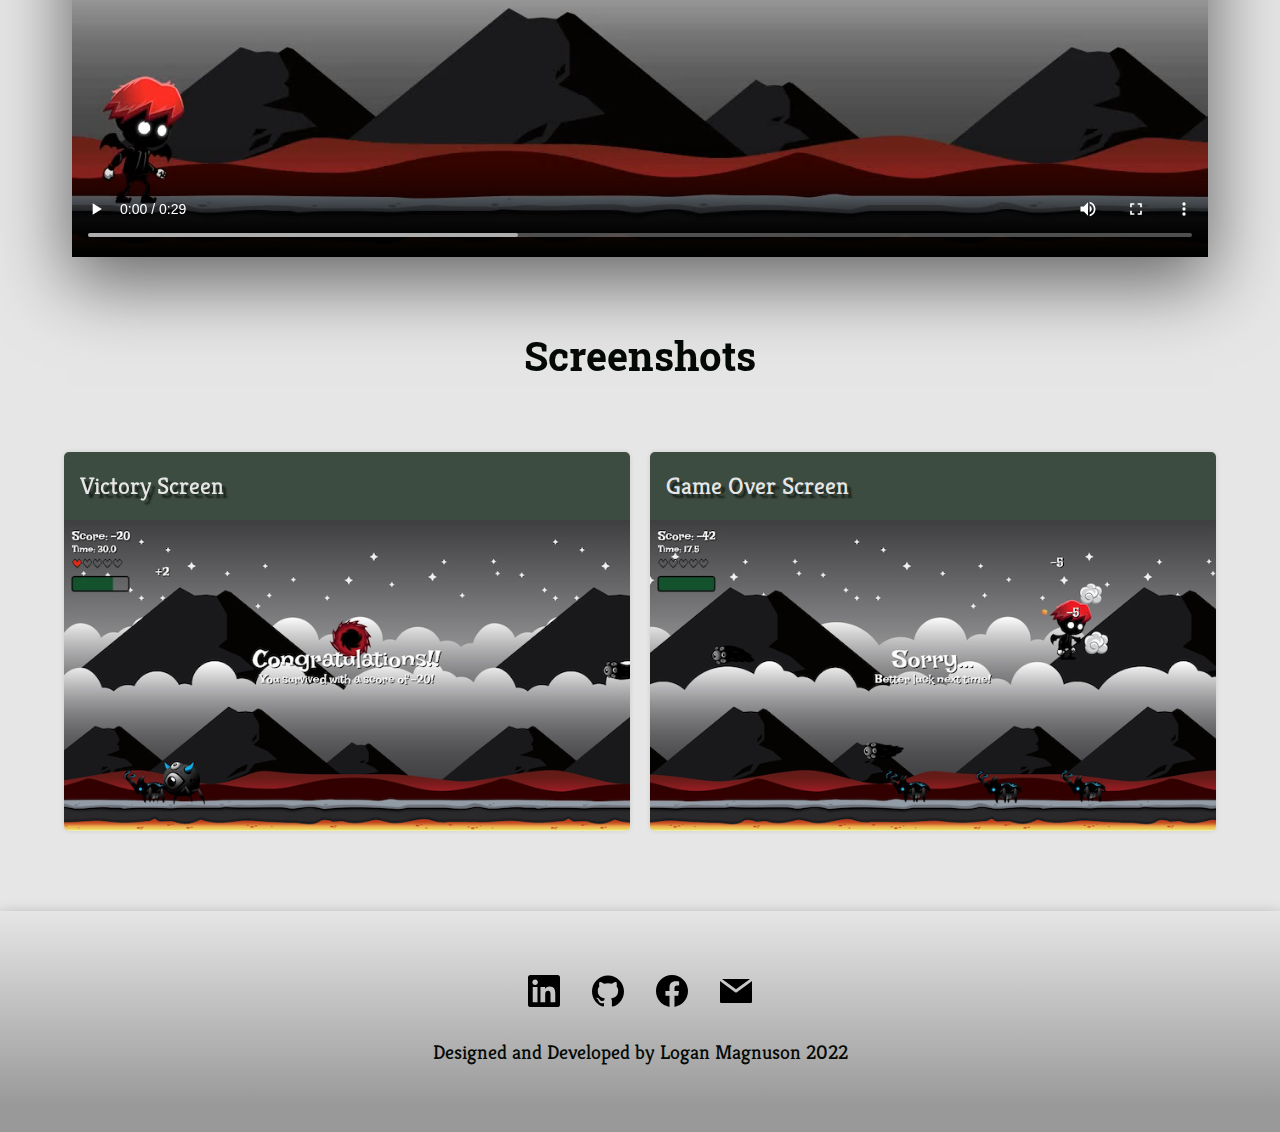
<file: side-scroller.html>
<!DOCTYPE html>
<html lang="en">
<head>
    <meta charset="UTF-8">
    <meta http-equiv="X-UA-Compatible" content="IE=edge">
    <meta name="viewport" content="width=device-width, initial-scale=1.0">
	<meta name="description" content="I'm Logan Magnuson, a Software Development student at NAIT, and this is my professional portfolio. You can view samples of my school work and personal projects and get an idea of who I am within. The source code for all my projects is available, as well as the source code for this portfolio. I look forward to hearing from you!">
    <title>2d Side-Scroller</title>
	<link rel="apple-touch-icon" sizes="180x180" href="/apple-touch-icon.png">
	<link rel="icon" type="image/png" sizes="32x32" href="/favicon-32x32.png">
	<link rel="icon" type="image/png" sizes="192x192" href="/android-chrome-192x192.png">
	<link rel="icon" type="image/png" sizes="16x16" href="/favicon-16x16.png">
	<link rel="manifest" href="/site.webmanifest">
	<link rel="mask-icon" href="/safari-pinned-tab.svg" color="#7f7f7f">
	<meta name="msapplication-TileColor" content="#ffc40d">
	<meta name="msapplication-TileImage" content="/mstile-144x144.png">
	<meta name="theme-color" content="#ffffff">
    <link rel="stylesheet" href="css/styles.min.css">
	<link rel="preconnect" href="https://fonts.googleapis.com">
	<link rel="preconnect" href="https://fonts.gstatic.com" crossorigin>
	<link href="https://fonts.googleapis.com/css2?family=Kreon:wght@400;700&display=swap" rel="stylesheet"> 
	<link href="https://fonts.googleapis.com/css2?family=Battambang:wght@400;700&display=swap" rel="stylesheet"> 
	<script src="js/main.js" defer></script>
</head>
<body class="side-scroller">
    <header class="header-tag">
		<div class="container header-container">
			<h1 class="sr-only">Logan Magnuson's Portfolio</h1>
			<div class="logo-toggle-container">
				<a title="Logan Magnuson's logo" class="logo-anchor" href="index.html">
					<svg class="logo" xmlns="http://www.w3.org/2000/svg" xmlns:xlink="http://www.w3.org/1999/xlink" viewBox="0 0 203.52 153.12" xml:space="preserve">
						<path fill-rule="evenodd" clip-rule="evenodd" fill="none" d="M102,153.599c-33.56,0-67.12-0.004-100.68,0.023
							c-0.9,0-1.103-0.203-1.102-1.103c0.025-50.4,0.025-100.8,0-151.2c0-0.899,0.203-1.103,1.102-1.102c67.2,0.024,134.4,0.024,201.6,0
							c0.899,0,1.103,0.203,1.102,1.102c-0.024,50.4-0.024,100.8,0,151.2c0.001,0.899-0.202,1.103-1.102,1.103
							C169.279,153.595,135.64,153.599,102,153.599z M11.747,79.677c-0.944,3.138-2.249,6.135-3.723,9.049
							c-3.046,6.021-5.196,12.336-6.493,18.949c-0.679,3.46-1.224,6.923-0.45,10.455c1.02,4.657,3.998,7.976,7.363,11.079
							c3.32,3.062,7.309,4.937,11.344,6.799c8.361,3.86,16.659,7.857,25.241,11.221c7.884,3.09,15.988,5.186,24.461,5.858
							c6.168,0.49,12.196-0.222,18.199-1.521c3.927-0.85,7.736-2.079,11.862-3.381c-4.253-2.005-7.977-4.53-12.406-5.332
							c-7.304-1.323-14.571-2.801-21.771-4.605c-10.09-2.53-19.896-5.831-29.042-10.868c-4.739-2.61-9.188-5.651-13.111-9.405
							c-2.296-2.197-3.986-4.799-3.917-8.066c0.07-3.307,0.606-6.591,1.315-9.832c1.087,0.289,1.622,1.256,2.325,1.979
							c5.371,5.513,11.693,9.435,19.121,11.503c5.454,1.519,11.018,2.142,16.641,1.349c6.999-0.986,13.495-3.373,19.231-7.603
							c2.108-1.554,4.313-3.009,5.862-5.197c0.609,0.125,1.047,0.56,1.554,0.867c3.567,2.168,7.907,1.383,10.507-1.859
							c1.749-2.182,2.052-4.678,1.765-7.332c0.193-1.061,0.393-2.119,0.577-3.181c2.542-14.713,5.197-29.41,6.75-44.274
							c0.134-1.278,0.139-2.602,0.821-4.089c0.111,0.285,0.137,0.415,0.205,0.514c4.419,6.363,8.993,12.622,12.848,19.362
							c1.831,3.203,3.955,6.201,6.649,8.751c2.486,2.352,5.317,3.817,8.875,3.283c2.052-0.308,3.883-1.191,5.625-2.262
							c5.465-3.358,10.024-7.789,14.478-12.333c2.779-2.837,5.215-5.946,7.036-9.502c0.171-0.333,0.248-0.934,0.725-0.814
							c0.589,0.148,0.273,0.757,0.244,1.133c-0.377,4.781-0.621,9.571-1.113,14.345c-0.959,9.301-2.397,18.533-3.792,27.773
							c-0.984,6.517-1.931,13.04-2.476,19.61c-0.101,1.207-0.521,1.731-1.745,1.948c-7.456,1.318-13.47,5.02-17.944,11.15
							c-2.355,3.228-3.724,6.794-3.372,10.853c0.315,3.639,1.99,6.461,5.341,8.096c1.993,0.972,4.143,1.479,6.361,1.521
							c7.618,0.141,14.118-2.525,19.562-7.846c3.231-3.158,5.635-6.769,6.09-11.37c0.426-4.294,0.712-8.604,1.019-12.909
							c0.417-5.86,0.785-11.727,1.526-17.557c1.172-9.23,2.701-18.412,3.587-27.683c0.947-9.909,1.771-19.825,2.343-29.762
							c0.093-1.62,0.24-1.738,1.781-1.242c10.369,3.334,17.15,10.423,21.268,20.308c1.055,2.533,1.818,5.161,2.528,7.914
							c0.101-0.195,0.168-0.264,0.168-0.333c-0.023-6.431,0.559-12.878-0.299-19.289c-1.695-12.676-7.974-22.333-19.239-28.537
							c-4.757-2.62-9.838-4.385-15.339-4.616c-3.285-0.137-6.224,1.248-9.25,2.227c-0.475,0.153-0.67,0.535-0.623,1.039
							c0.045,0.478,0.074,0.957,0.11,1.436c0.53,7.03-0.731,13.701-4.277,19.825c-4.043,6.982-10.157,11.845-16.967,15.883
							c-2.455,1.456-4.305,0.911-6.074-1.337c-0.296-0.376-0.572-0.77-0.85-1.16c-5.555-7.817-10.986-15.714-17.316-22.96
							c-4.899-5.609-8.64-12.076-12.694-18.301c-1.333-2.047-2.748-4.029-4.536-5.715c-2.208-2.081-4.759-2.789-7.73-2.04
							c-2.253,0.567-4.224,1.65-6.036,3.063c-1.754,1.368-1.841,3.147-0.202,4.652c0.766,0.703,1.546,1.383,2.216,2.187
							c4.063,4.874,7.16,10.377,10.378,15.804c0.306,0.517,0.285,1.061,0.243,1.625c-0.261,3.509-0.739,6.992-1.269,10.466
							c-0.691,4.538-1.443,9.067-2.169,13.6c-0.671-0.005-0.808-0.62-1.06-1.022c-1.141-1.823-2.292-3.63-3.634-5.32
							c-3.84-4.834-8.408-8.781-13.862-11.705c-5.17-2.772-10.735-4.224-16.52-4.698c-5.146-0.421-10.24,0.229-15.216,1.699
							c-3.031,0.896-5.859,2.273-8.739,3.53c-0.205-1.502-0.369-3.011-0.621-4.505c-0.67-3.974-1.43-7.934-2.058-11.915
							c-0.616-3.907-1.325-7.792-2.53-11.562c-1.375-4.297-4.742-6.532-9.113-6.139c-3.103,0.279-5.772,1.753-8.47,3.139
							c-0.266,0.137-0.495,0.336-0.43,0.65c0.238,1.155,0.199,2.393,1.181,3.309c1.128,1.052,1.94,2.347,2.405,3.814
							c2.946,9.303,6.417,18.478,6.877,28.387c0.09,1.948,0.532,3.878,0.336,5.844c-0.129,0.088-0.294,0.15-0.382,0.269
							c-2.326,3.145-4.361,6.459-5.813,10.107c-2.567,6.45-3.571,13.141-2.925,20.049C11.173,77.858,10.97,78.917,11.747,79.677z"/>
						<path fill-rule="evenodd" clip-rule="evenodd" fill="#414F44" d="M91.664,53.038c0.726-4.533,1.478-9.062,2.169-13.6
							c0.529-3.475,1.008-6.958,1.269-10.466c0.042-0.564,0.063-1.108-0.243-1.625c-3.218-5.427-6.316-10.93-10.378-15.804
							c-0.67-0.804-1.45-1.483-2.216-2.187c-1.64-1.505-1.553-3.284,0.202-4.652c1.813-1.413,3.783-2.496,6.036-3.063
							c2.972-0.749,5.523-0.041,7.73,2.04c1.789,1.686,3.203,3.668,4.536,5.715c4.054,6.225,7.794,12.692,12.694,18.301
							c6.33,7.246,11.762,15.143,17.316,22.96c0.277,0.391,0.554,0.784,0.85,1.16c1.77,2.248,3.619,2.793,6.074,1.337
							c6.81-4.038,12.924-8.9,16.967-15.883c3.546-6.124,4.808-12.795,4.277-19.825c-0.036-0.479-0.065-0.958-0.11-1.436
							c-0.047-0.504,0.148-0.885,0.623-1.039c3.026-0.979,5.965-2.364,9.25-2.227c5.501,0.23,10.582,1.996,15.339,4.616
							c11.266,6.204,17.544,15.861,19.239,28.537c0.857,6.411,0.275,12.858,0.299,19.289c0,0.069-0.067,0.138-0.168,0.333
							c-0.71-2.753-1.474-5.381-2.528-7.914c-4.117-9.885-10.898-16.974-21.268-20.308c-1.541-0.496-1.688-0.378-1.781,1.242
							c-0.572,9.937-1.396,19.853-2.343,29.762c-0.886,9.271-2.415,18.452-3.587,27.683c-0.741,5.83-1.109,11.696-1.526,17.557
							c-0.307,4.306-0.593,8.615-1.019,12.909c-0.455,4.602-2.858,8.212-6.09,11.37c-5.443,5.32-11.943,7.986-19.562,7.846
							c-2.219-0.041-4.368-0.549-6.361-1.521c-3.351-1.635-5.025-4.457-5.341-8.096c-0.352-4.059,1.017-7.625,3.372-10.853
							c4.475-6.131,10.488-9.832,17.944-11.15c1.225-0.217,1.645-0.741,1.745-1.948c0.545-6.57,1.491-13.094,2.476-19.61
							c1.395-9.24,2.833-18.472,3.792-27.773c0.492-4.774,0.736-9.564,1.113-14.345c0.029-0.375,0.345-0.984-0.244-1.133
							c-0.477-0.12-0.554,0.481-0.725,0.814c-1.821,3.557-4.257,6.666-7.036,9.502c-4.453,4.544-9.013,8.975-14.478,12.333
							c-1.742,1.071-3.573,1.954-5.625,2.262c-3.558,0.534-6.389-0.931-8.875-3.283c-2.694-2.55-4.818-5.548-6.649-8.751
							c-3.854-6.74-8.429-12.999-12.848-19.362c-0.068-0.1-0.094-0.229-0.205-0.514c-0.683,1.488-0.688,2.811-0.821,4.089
							c-1.553,14.865-4.207,29.561-6.75,44.274c-0.184,1.062-0.384,2.12-0.577,3.181c-0.807-1.138-1.259-2.488-2.178-3.562
							c-0.523-0.611-0.896-0.489-1.31,0.1c-0.609,0.867-0.1,1.518,0.406,2.143c0.941,1.165,1.541,2.512,1.365,3.969
							c-0.436,3.606-3.208,6.048-6.667,5.816c-2.517-0.169-4.311-1.393-5.249-3.703c-0.938-2.311-0.736-4.578,0.976-6.481
							c1.75-1.946,4.005-2.58,6.521-1.846c0.953,0.278,1.655,0.391,2.271-0.546c0.606-0.922,0.273-1.609-0.322-2.368
							c-1.923-2.448-3.812-4.924-5.693-7.403c-0.361-0.476-0.625-1.021-0.613-1.652c0.155-0.574,0.331-1.143,0.461-1.722
							c1.178-5.241,1.928-10.561,2.88-15.844C90.927,58.144,91.738,55.66,91.664,53.038z"/>
						<path fill-rule="evenodd" clip-rule="evenodd" fill="#E6E5E5" d="M91.664,53.038c0.074,2.622-0.737,5.106-1.194,7.645
							c-0.952,5.283-1.702,10.603-2.88,15.844c-0.13,0.58-0.307,1.148-0.461,1.722c-0.736-0.058-1.08-0.658-1.454-1.144
							c-2.975-3.853-5.905-7.739-8.88-11.592c-3.78-4.895-7.587-9.769-11.396-14.642c-0.263-0.336-0.461-0.831-1.032-0.811
							c-0.134,0.433-0.015,0.764,0.108,1.107c4.595,12.755,9.138,25.529,13.802,38.26c1.585,4.327,2.798,8.839,5.521,12.68
							c-1.549,2.188-3.754,3.644-5.862,5.197c-5.736,4.229-12.232,6.616-19.231,7.603c-5.623,0.793-11.187,0.17-16.641-1.349
							c-7.428-2.068-13.75-5.99-19.121-11.503c-0.704-0.723-1.238-1.689-2.325-1.979c0.048-0.394,0.078-0.791,0.147-1.182
							c0.714-4.067,2.146-7.899,3.682-11.718c2.958-7.35,4.553-15.084,6.286-22.783c1.567-6.958,2.685-13.948,2.359-21.107
							c-0.118-2.59-0.305-5.178-0.46-7.766c2.88-1.257,5.708-2.635,8.739-3.53c4.976-1.47,10.069-2.12,15.216-1.699
							c5.784,0.474,11.35,1.926,16.52,4.698c5.454,2.924,10.022,6.871,13.862,11.705c1.342,1.689,2.493,3.497,3.634,5.32
							C90.856,52.418,90.993,53.033,91.664,53.038z M65.573,72.808c0.03-6.464-5.158-11.673-11.495-11.854
							c-6.844-0.196-12.143,5.597-12.141,11.591c0.002,6.726,5.167,12.035,11.814,12.038C60.308,84.586,65.543,79.372,65.573,72.808z"/>
						<path fill-rule="evenodd" clip-rule="evenodd" fill="#425045" d="M32.634,35.521c0.155,2.588,0.342,5.176,0.46,7.766
							c0.325,7.159-0.792,14.149-2.359,21.107c-1.733,7.699-3.328,15.434-6.286,22.783c-1.536,3.818-2.968,7.65-3.682,11.718
							c-0.069,0.391-0.099,0.788-0.147,1.182c-0.709,3.241-1.246,6.525-1.315,9.832c-0.069,3.268,1.621,5.869,3.917,8.066
							c3.923,3.754,8.373,6.795,13.111,9.405c9.146,5.037,18.952,8.338,29.042,10.868c7.2,1.805,14.467,3.282,21.771,4.605
							c4.429,0.802,8.153,3.327,12.406,5.332c-4.125,1.302-7.935,2.531-11.862,3.381c-6.003,1.299-12.031,2.011-18.199,1.521
							c-8.474-0.673-16.578-2.769-24.461-5.858c-8.582-3.363-16.88-7.36-25.241-11.221c-4.035-1.862-8.024-3.737-11.344-6.799
							c-3.366-3.104-6.344-6.422-7.363-11.079c-0.774-3.532-0.229-6.995,0.45-10.455c1.297-6.613,3.447-12.929,6.493-18.949
							c1.474-2.914,2.778-5.911,3.723-9.049c0.081-0.135,0.188-0.259,0.239-0.403c2.583-7.403,5.021-14.853,6.924-22.462
							c0.84-3.361,1.472-6.769,1.3-10.267c0.196-1.966-0.246-3.896-0.336-5.844c-0.46-9.909-3.931-19.084-6.877-28.387
							c-0.465-1.468-1.277-2.762-2.405-3.814C9.61,7.583,9.649,6.345,9.412,5.19c-0.064-0.314,0.164-0.513,0.43-0.65
							c2.697-1.386,5.367-2.86,8.47-3.139c4.371-0.394,7.739,1.842,9.113,6.139c1.206,3.77,1.914,7.655,2.53,11.562
							c0.628,3.981,1.387,7.94,2.058,11.915C32.265,32.51,32.429,34.019,32.634,35.521z"/>
						<path fill-rule="evenodd" clip-rule="evenodd" fill="#999999" d="M83.799,102.107c-2.723-3.841-3.936-8.353-5.521-12.68
							c-4.664-12.73-9.207-25.504-13.802-38.26c-0.123-0.343-0.243-0.674-0.108-1.107c0.57-0.02,0.769,0.475,1.032,0.811
							c3.808,4.873,7.615,9.747,11.396,14.642c2.976,3.853,5.906,7.739,8.88,11.592c0.374,0.485,0.718,1.086,1.454,1.144
							c-0.012,0.631,0.252,1.177,0.613,1.652c1.882,2.479,3.77,4.955,5.693,7.403c0.596,0.759,0.928,1.446,0.322,2.368
							c-0.616,0.937-1.317,0.824-2.271,0.546c-2.516-0.734-4.771-0.101-6.521,1.846c-1.712,1.903-1.914,4.171-0.976,6.481
							c0.938,2.311,2.732,3.534,5.249,3.703c3.458,0.231,6.231-2.21,6.667-5.816c0.176-1.457-0.424-2.804-1.365-3.969
							c-0.505-0.625-1.015-1.275-0.406-2.143c0.414-0.589,0.787-0.711,1.31-0.1c0.919,1.073,1.372,2.424,2.178,3.562
							c0.287,2.654-0.016,5.15-1.765,7.332c-2.6,3.242-6.94,4.027-10.507,1.859C84.846,102.667,84.408,102.232,83.799,102.107z"/>
						<path fill-rule="evenodd" clip-rule="evenodd" fill="#E4E4E3" d="M20.211,46.544c0.172,3.499-0.46,6.906-1.3,10.267
							c-1.903,7.61-4.341,15.06-6.924,22.462c-0.051,0.145-0.158,0.269-0.239,0.403c-0.777-0.761-0.574-1.819-0.657-2.707
							c-0.646-6.908,0.358-13.6,2.925-20.049c1.452-3.648,3.487-6.962,5.813-10.107C19.917,46.694,20.082,46.632,20.211,46.544z"/>
						<path fill-rule="evenodd" clip-rule="evenodd" fill="#435045" d="M65.573,72.808c-0.03,6.564-5.265,11.779-11.821,11.775
							c-6.647-0.003-11.813-5.313-11.814-12.038c-0.002-5.994,5.297-11.787,12.141-11.591C60.415,61.135,65.603,66.343,65.573,72.808z
								M53.66,80.399c4.159,0.001,7.875-3.583,7.717-7.668c-0.161-4.167-3.091-7.533-7.55-7.548c-4.467-0.016-7.611,3.041-7.664,7.75
							C46.113,77.475,50.271,80.526,53.66,80.399z"/>
						<path fill-rule="evenodd" clip-rule="evenodd" fill="#979797" d="M53.66,80.399c-3.389,0.127-7.546-2.924-7.496-7.467
							c0.052-4.709,3.197-7.766,7.664-7.75c4.459,0.015,7.389,3.381,7.55,7.548C61.535,76.816,57.819,80.4,53.66,80.399z M48.172,72.724
							c-0.041,3.18,2.396,5.725,5.496,5.74c3.178,0.015,5.64-2.4,5.672-5.566c0.033-3.246-2.231-5.694-5.309-5.738
							C50.578,67.11,48.214,69.354,48.172,72.724z"/>
						<path fill-rule="evenodd" clip-rule="evenodd" fill="none" d="M48.172,72.724c0.042-3.37,2.406-5.614,5.859-5.564
							c3.077,0.044,5.342,2.492,5.309,5.738c-0.032,3.166-2.494,5.581-5.672,5.566C50.567,78.449,48.131,75.904,48.172,72.724z"/>
					</svg>
				</a>
				<div class="toggle">
					<input type="checkbox" id="navToggle" class="navToggle">
					<label for="navToggle" class="navToggleLabel"><span></span></label>
				</div>
			</div>
			<nav class="header-nav">
				<ul class="nav-ul" role="list">
					<li class="nav-item nav-item-one" id="firstNavItem">
						<a href="index.html">My Work</a>
						<span id="dropdownToggle"><svg class="down-arrow" xmlns="http://www.w3.org/2000/svg" xmlns:xlink="http://www.w3.org/1999/xlink" viewBox="0 0 386.257 386.257" xml:space="preserve"><polygon points="0,96.879 193.129,289.379 386.257,96.879 "/></svg></span>
                        <div class="dropdown">
							<div class="container">
								<ul class="nav-list-one" role="list">
									<li><a href="side-scroller.html">2d Side-Scroller</a></li>
									<li><a href="good-food.html">Good Food Blog Page</a></li>
									<li><a href="opendesk.html">Opendesk Build</a></li>
								</ul>
								<ul class="nav-list-two" role="list">
									<li><a href="semester-tracker.html">Semester Grade Tracker</a></li>
								</ul>
							</div>
                        </div>
					</li>
					<li class="nav-item nav-item-two"><a href="about-me.html">About Me</a></li>
					<li class="nav-item nav-item-three"><a href="contact.html">Contact</a></li>
				</ul>
				<ul role="list" class="socials">
					<li class="socials-item">
						<a href="https://www.linkedin.com/in/lmagnuson07/" target="_blank" title="LinkedIn profile">
							<svg viewBox="0 0 24 24" xmlns="http://www.w3.org/2000/svg"><path d="M20.447 20.452h-3.554v-5.569c0-1.328-.027-3.037-1.852-3.037-1.853 0-2.136 1.445-2.136 2.939v5.667H9.351V9h3.414v1.561h.046c.477-.9 1.637-1.85 3.37-1.85 3.601 0 4.267 2.37 4.267 5.455v6.286zM5.337 7.433c-1.144 0-2.063-.926-2.063-2.065 0-1.138.92-2.063 2.063-2.063 1.14 0 2.064.925 2.064 2.063 0 1.139-.925 2.065-2.064 2.065zm1.782 13.019H3.555V9h3.564v11.452zM22.225 0H1.771C.792 0 0 .774 0 1.729v20.542C0 23.227.792 24 1.771 24h20.451C23.2 24 24 23.227 24 22.271V1.729C24 .774 23.2 0 22.222 0h.003z"/></svg>
						</a>
					</li>
					<li class="socials-item">
						<a href="https://github.com/lmagnuson07" target="_blank" title="Github profile">
							<svg viewBox="0 0 24 24" xmlns="http://www.w3.org/2000/svg"><path d="M12 .297c-6.63 0-12 5.373-12 12 0 5.303 3.438 9.8 8.205 11.385.6.113.82-.258.82-.577 0-.285-.01-1.04-.015-2.04-3.338.724-4.042-1.61-4.042-1.61C4.422 18.07 3.633 17.7 3.633 17.7c-1.087-.744.084-.729.084-.729 1.205.084 1.838 1.236 1.838 1.236 1.07 1.835 2.809 1.305 3.495.998.108-.776.417-1.305.76-1.605-2.665-.3-5.466-1.332-5.466-5.93 0-1.31.465-2.38 1.235-3.22-.135-.303-.54-1.523.105-3.176 0 0 1.005-.322 3.3 1.23.96-.267 1.98-.399 3-.405 1.02.006 2.04.138 3 .405 2.28-1.552 3.285-1.23 3.285-1.23.645 1.653.24 2.873.12 3.176.765.84 1.23 1.91 1.23 3.22 0 4.61-2.805 5.625-5.475 5.92.42.36.81 1.096.81 2.22 0 1.606-.015 2.896-.015 3.286 0 .315.21.69.825.57C20.565 22.092 24 17.592 24 12.297c0-6.627-5.373-12-12-12"/></svg>
						</a>
					</li>
					<li class="socials-item">
						<a href="https://www.facebook.com/loganmagnuson07" target="_blank" title="Facebook profile">
							<svg viewBox="0 0 24 24" xmlns="http://www.w3.org/2000/svg"><path d="M24 12.073c0-6.627-5.373-12-12-12s-12 5.373-12 12c0 5.99 4.388 10.954 10.125 11.854v-8.385H7.078v-3.47h3.047V9.43c0-3.007 1.792-4.669 4.533-4.669 1.312 0 2.686.235 2.686.235v2.953H15.83c-1.491 0-1.956.925-1.956 1.874v2.25h3.328l-.532 3.47h-2.796v8.385C19.612 23.027 24 18.062 24 12.073z"/></svg>
						</a>
					</li>
					<li class="socials-item">
						<a href="mailto:logmagns07@gmail.com" title="Email address">
							<svg viewBox="0 0 330.001 330.001" xmlns="http://www.w3.org/2000/svg"><path d="M173.871,177.097c-2.641,1.936-5.756,2.903-8.87,2.903c-3.116,0-6.23-0.967-8.871-2.903L30,84.602 L0.001,62.603L0,275.001c0.001,8.284,6.716,15,15,15L315.001,290c8.285,0,15-6.716,15-14.999V62.602l-30.001,22L173.871,177.097z"/><polygon points="165.001,146.4 310.087,40.001 19.911,40"/></svg>
						</a>
					</li>
				</ul>
			</nav>
		</div>
    </header>

    <main class="main-tag side-scroller-content">
		<section>
			<div class="heading-wrapper">
				<h2>2d Side-Scroller</h2>
			</div>
			<div class="container">
				<p>I wanted to learn some more advanced animation techniques, and when I began researching tools that could achieve what I was looking for, I stumbled upon the HTMLCanvas API. I was amazed at the power of this built-in JavaScript API, and I began coming up with lots of different ways to use this tool. I decided to take a <a href="https://www.youtube.com/watch?v=GFO_txvwK_c&t=5096s" target="_blank" class="link">9-hour JavaScript game development course</a> by <a href="https://www.youtube.com/c/Frankslaboratory" target="_blank" class="link">Frank's Laboratory</a> on Youtube to learn about HTMLCanvas and how you can code a 2d video game with JavaScript alone.</p>
				<p>Once I finished the course, I wanted to incorporate the various ideas I accumulated along the way into my own 2d game using my newly acquired skills. Although the game is not yet complete, I am happy to share it in its current state, although it is missing a lot of features. In the future, I intend on adding particle and sound effects, multiple levels, sword attacks, more enemy variety, items for health and energy regeneration, more background variety, and more. I will also be adding a description and a game control legend to the main landing page, but for now, it just contains the main canvas element and a fullscreen toggle button. The art assets for this game were purchased from <a href="https://bevouliin.com/category/game-asset/game-characters/" target="_blank" class="link">Bevouliin</a>, a talented 2d game asset artist. I have purchased 12 enemies in total that I intend on adding to the game as you progress through the levels (once I implement a level system), but for now, there are only three (kill the spiders).</p>
				<p>This project has been a blast to work on and has helped me become more familiar with JavaScript classes, inheritance, animation, and state design. If you give it a try, I hope you enjoy it as much as I do! Let me know what your high score is!</p>
				<div class="button-outer-wrapper">
					<div class="button-wrapper">
						<a href="https://2d-side-scroller.netlify.app/" target="_blank" class="button">Give it a try!<svg xmlns="http://www.w3.org/2000/svg" xmlns:xlink="http://www.w3.org/1999/xlink" viewBox="0 0 44.952 44.952" xml:space="preserve"><path d="M44.952,22.108c0-1.25-0.478-2.424-1.362-3.308L30.627,5.831c-0.977-0.977-2.561-0.977-3.536,0 c-0.978,0.977-0.976,2.568,0,3.546l10.574,10.57H2.484C1.102,19.948,0,21.081,0,22.464c0,0.003,0,0.025,0,0.028 c0,1.382,1.102,2.523,2.484,2.523h35.182L27.094,35.579c-0.978,0.978-0.978,2.564,0,3.541c0.977,0.979,2.561,0.978,3.538-0.001 l12.958-12.97c0.885-0.882,1.362-2.059,1.362-3.309C44.952,22.717,44.952,22.231,44.952,22.108z"/></svg></a>
					</div>
					<div class="button-wrapper">
						<a href="https://github.com/lmagnuson07/2d-side-scroller" target="_blank" class="button">Check out the source code<svg xmlns="http://www.w3.org/2000/svg" xmlns:xlink="http://www.w3.org/1999/xlink" viewBox="0 0 44.952 44.952" xml:space="preserve"><path d="M44.952,22.108c0-1.25-0.478-2.424-1.362-3.308L30.627,5.831c-0.977-0.977-2.561-0.977-3.536,0 c-0.978,0.977-0.976,2.568,0,3.546l10.574,10.57H2.484C1.102,19.948,0,21.081,0,22.464c0,0.003,0,0.025,0,0.028 c0,1.382,1.102,2.523,2.484,2.523h35.182L27.094,35.579c-0.978,0.978-0.978,2.564,0,3.541c0.977,0.979,2.561,0.978,3.538-0.001 l12.958-12.97c0.885-0.882,1.362-2.059,1.362-3.309C44.952,22.717,44.952,22.231,44.952,22.108z"/></svg></a>
					</div>
				</div>
				<section>
					<h3>Video Demo</h3>
					<div class="video-wrapper">
						<video controls="controls">
							<source src="vid/side-scroller-demo.mp4" type="video/mp4">
						</video>
					</div>
				</section>

				<section>
					<h3>Screenshots</h3>
					<div class="screenshots-wrapper">
						<figure>
							<figcaption>Victory Screen</figcaption>
							<img width="567" height="311"
								srcset="img/side-scroller-victory-sm.webp 567w, 
									img/side-scroller-victory-md.webp 819w, 
									img/side-scroller-victory-lg.webp 666w"
								sizes="(max-width: 600px) 567px,
									(max-width: 900px) 819px, 666px"
								src="img/side-scroller-victory-sm.webp" 
								alt="Side scroller victory screen screenshot"
							>
						</figure>
						<figure>
							<figcaption>Game Over Screen</figcaption>
							<img width="567" height="311"
								srcset="img/side-scroller-failure-sm.webp 567w, 
									img/side-scroller-failure-md.webp 819w, 
									img/side-scroller-failure-lg.webp 666w"
								sizes="(max-width: 600px) 567px,
									(max-width: 900px) 819px, 666px"
								src="img/side-scroller-failure-sm.webp" 
								alt="Side scroller game over screen screenshot"
							>
						</figure>
					</div>
				</section>
			</div>
		</section>
    </main>

	<footer class="footer-tag">
		<ul role="list" class="footer-socials">
			<li>
				<a href="https://www.linkedin.com/in/lmagnuson07/" target="_blank" title="LinkedIn profile">
					<svg viewBox="0 0 24 24" xmlns="http://www.w3.org/2000/svg"><path d="M20.447 20.452h-3.554v-5.569c0-1.328-.027-3.037-1.852-3.037-1.853 0-2.136 1.445-2.136 2.939v5.667H9.351V9h3.414v1.561h.046c.477-.9 1.637-1.85 3.37-1.85 3.601 0 4.267 2.37 4.267 5.455v6.286zM5.337 7.433c-1.144 0-2.063-.926-2.063-2.065 0-1.138.92-2.063 2.063-2.063 1.14 0 2.064.925 2.064 2.063 0 1.139-.925 2.065-2.064 2.065zm1.782 13.019H3.555V9h3.564v11.452zM22.225 0H1.771C.792 0 0 .774 0 1.729v20.542C0 23.227.792 24 1.771 24h20.451C23.2 24 24 23.227 24 22.271V1.729C24 .774 23.2 0 22.222 0h.003z"/></svg>
				</a>
			</li>
			<li>
				<a href="https://github.com/lmagnuson07" target="_blank" title="Github profile">
					<svg viewBox="0 0 24 24" xmlns="http://www.w3.org/2000/svg"><path d="M12 .297c-6.63 0-12 5.373-12 12 0 5.303 3.438 9.8 8.205 11.385.6.113.82-.258.82-.577 0-.285-.01-1.04-.015-2.04-3.338.724-4.042-1.61-4.042-1.61C4.422 18.07 3.633 17.7 3.633 17.7c-1.087-.744.084-.729.084-.729 1.205.084 1.838 1.236 1.838 1.236 1.07 1.835 2.809 1.305 3.495.998.108-.776.417-1.305.76-1.605-2.665-.3-5.466-1.332-5.466-5.93 0-1.31.465-2.38 1.235-3.22-.135-.303-.54-1.523.105-3.176 0 0 1.005-.322 3.3 1.23.96-.267 1.98-.399 3-.405 1.02.006 2.04.138 3 .405 2.28-1.552 3.285-1.23 3.285-1.23.645 1.653.24 2.873.12 3.176.765.84 1.23 1.91 1.23 3.22 0 4.61-2.805 5.625-5.475 5.92.42.36.81 1.096.81 2.22 0 1.606-.015 2.896-.015 3.286 0 .315.21.69.825.57C20.565 22.092 24 17.592 24 12.297c0-6.627-5.373-12-12-12"/></svg>
				</a>
			</li>
			<li>
				<a href="https://www.facebook.com/loganmagnuson07" target="_blank" title="Facebook profile">
					<svg viewBox="0 0 24 24" xmlns="http://www.w3.org/2000/svg"><path d="M24 12.073c0-6.627-5.373-12-12-12s-12 5.373-12 12c0 5.99 4.388 10.954 10.125 11.854v-8.385H7.078v-3.47h3.047V9.43c0-3.007 1.792-4.669 4.533-4.669 1.312 0 2.686.235 2.686.235v2.953H15.83c-1.491 0-1.956.925-1.956 1.874v2.25h3.328l-.532 3.47h-2.796v8.385C19.612 23.027 24 18.062 24 12.073z"/></svg>
				</a>
			</li>
			<li>
				<a href="mailto:logmagns07@gmail.com" title="Email address">
					<svg viewBox="0 0 330.001 330.001" xmlns="http://www.w3.org/2000/svg"><path d="M173.871,177.097c-2.641,1.936-5.756,2.903-8.87,2.903c-3.116,0-6.23-0.967-8.871-2.903L30,84.602 L0.001,62.603L0,275.001c0.001,8.284,6.716,15,15,15L315.001,290c8.285,0,15-6.716,15-14.999V62.602l-30.001,22L173.871,177.097z"/><polygon points="165.001,146.4 310.087,40.001 19.911,40"/></svg>
				</a>
			</li>
		</ul>
		<p>Designed and Developed by Logan Magnuson 2022</p>
    </footer>
</body>
</html>
</file>
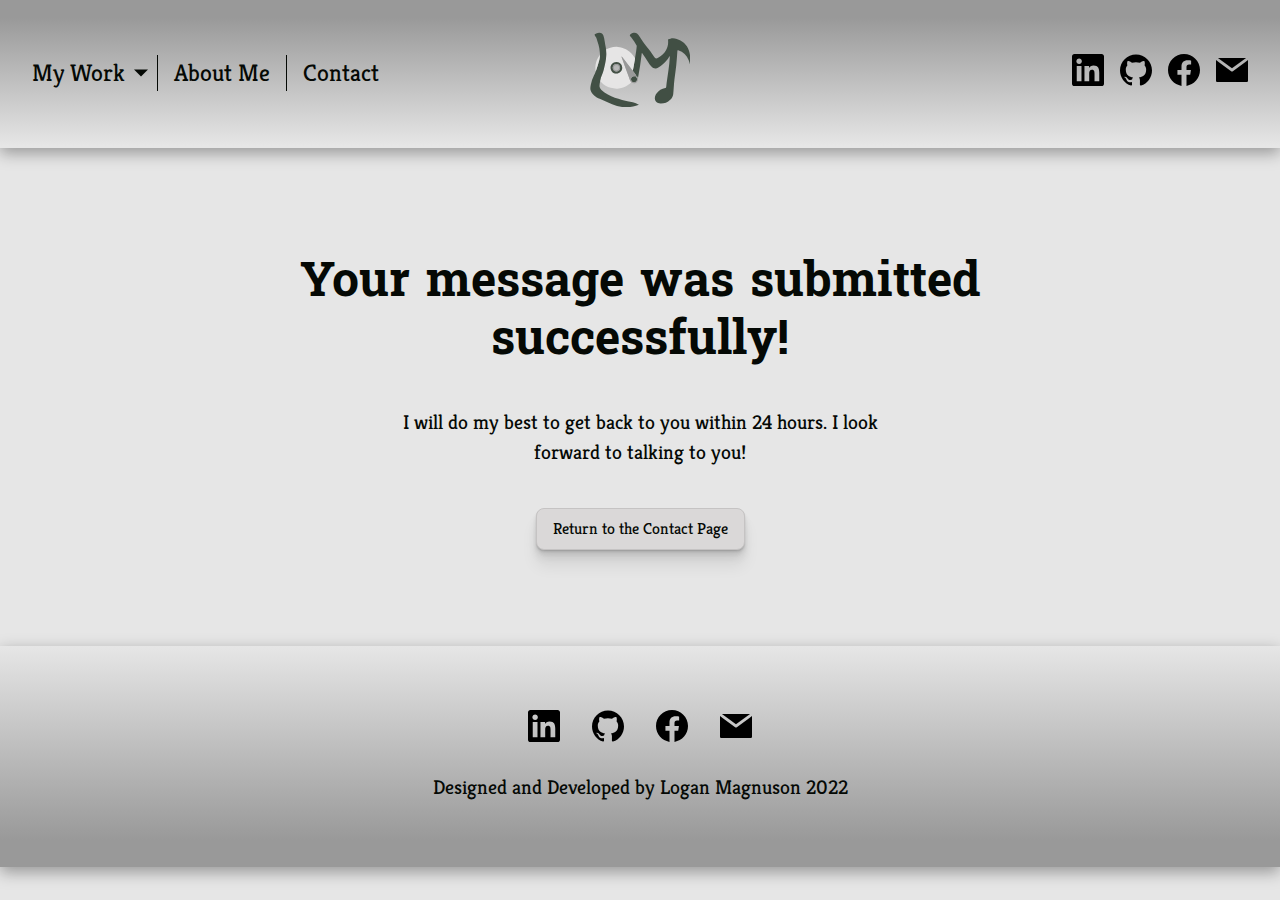
<file: success.html>
<!DOCTYPE html>
<html lang="en">
<head>
    <meta charset="UTF-8">
    <meta http-equiv="X-UA-Compatible" content="IE=edge">
    <meta name="viewport" content="width=device-width, initial-scale=1.0">
	<meta name="description" content="I'm Logan Magnuson, a Software Development student at NAIT, and this is my professional portfolio. You can view samples of my school work and personal projects and get an idea of who I am within. The source code for all my projects is available, as well as the source code for this portfolio. I look forward to hearing from you!">
    <title>Success!</title>
	<link rel="apple-touch-icon" sizes="180x180" href="/apple-touch-icon.png">
	<link rel="icon" type="image/png" sizes="32x32" href="/favicon-32x32.png">
	<link rel="icon" type="image/png" sizes="192x192" href="/android-chrome-192x192.png">
	<link rel="icon" type="image/png" sizes="16x16" href="/favicon-16x16.png">
	<link rel="manifest" href="/site.webmanifest">
	<link rel="mask-icon" href="/safari-pinned-tab.svg" color="#7f7f7f">
	<meta name="msapplication-TileColor" content="#ffc40d">
	<meta name="msapplication-TileImage" content="/mstile-144x144.png">
	<meta name="theme-color" content="#ffffff">
    <link rel="stylesheet" href="css/styles.min.css">
	<link rel="preconnect" href="https://fonts.googleapis.com">
	<link rel="preconnect" href="https://fonts.gstatic.com" crossorigin>
	<link href="https://fonts.googleapis.com/css2?family=Kreon:wght@400;700&display=swap" rel="stylesheet"> 
	<link href="https://fonts.googleapis.com/css2?family=Battambang:wght@400;700&display=swap" rel="stylesheet"> 
	<script src="js/main.js" defer></script>
</head>
<body>
	<header class="header-tag">
		<div class="container header-container">
			<h1 class="sr-only">Logan Magnuson's Portfolio</h1>
			<div class="logo-toggle-container">
				<a title="Logan Magnuson's logo" class="logo-anchor" href="index.html">
					<svg class="logo" xmlns="http://www.w3.org/2000/svg" xmlns:xlink="http://www.w3.org/1999/xlink" viewBox="0 0 203.52 153.12" xml:space="preserve">
						<path fill-rule="evenodd" clip-rule="evenodd" fill="none" d="M102,153.599c-33.56,0-67.12-0.004-100.68,0.023
							c-0.9,0-1.103-0.203-1.102-1.103c0.025-50.4,0.025-100.8,0-151.2c0-0.899,0.203-1.103,1.102-1.102c67.2,0.024,134.4,0.024,201.6,0
							c0.899,0,1.103,0.203,1.102,1.102c-0.024,50.4-0.024,100.8,0,151.2c0.001,0.899-0.202,1.103-1.102,1.103
							C169.279,153.595,135.64,153.599,102,153.599z M11.747,79.677c-0.944,3.138-2.249,6.135-3.723,9.049
							c-3.046,6.021-5.196,12.336-6.493,18.949c-0.679,3.46-1.224,6.923-0.45,10.455c1.02,4.657,3.998,7.976,7.363,11.079
							c3.32,3.062,7.309,4.937,11.344,6.799c8.361,3.86,16.659,7.857,25.241,11.221c7.884,3.09,15.988,5.186,24.461,5.858
							c6.168,0.49,12.196-0.222,18.199-1.521c3.927-0.85,7.736-2.079,11.862-3.381c-4.253-2.005-7.977-4.53-12.406-5.332
							c-7.304-1.323-14.571-2.801-21.771-4.605c-10.09-2.53-19.896-5.831-29.042-10.868c-4.739-2.61-9.188-5.651-13.111-9.405
							c-2.296-2.197-3.986-4.799-3.917-8.066c0.07-3.307,0.606-6.591,1.315-9.832c1.087,0.289,1.622,1.256,2.325,1.979
							c5.371,5.513,11.693,9.435,19.121,11.503c5.454,1.519,11.018,2.142,16.641,1.349c6.999-0.986,13.495-3.373,19.231-7.603
							c2.108-1.554,4.313-3.009,5.862-5.197c0.609,0.125,1.047,0.56,1.554,0.867c3.567,2.168,7.907,1.383,10.507-1.859
							c1.749-2.182,2.052-4.678,1.765-7.332c0.193-1.061,0.393-2.119,0.577-3.181c2.542-14.713,5.197-29.41,6.75-44.274
							c0.134-1.278,0.139-2.602,0.821-4.089c0.111,0.285,0.137,0.415,0.205,0.514c4.419,6.363,8.993,12.622,12.848,19.362
							c1.831,3.203,3.955,6.201,6.649,8.751c2.486,2.352,5.317,3.817,8.875,3.283c2.052-0.308,3.883-1.191,5.625-2.262
							c5.465-3.358,10.024-7.789,14.478-12.333c2.779-2.837,5.215-5.946,7.036-9.502c0.171-0.333,0.248-0.934,0.725-0.814
							c0.589,0.148,0.273,0.757,0.244,1.133c-0.377,4.781-0.621,9.571-1.113,14.345c-0.959,9.301-2.397,18.533-3.792,27.773
							c-0.984,6.517-1.931,13.04-2.476,19.61c-0.101,1.207-0.521,1.731-1.745,1.948c-7.456,1.318-13.47,5.02-17.944,11.15
							c-2.355,3.228-3.724,6.794-3.372,10.853c0.315,3.639,1.99,6.461,5.341,8.096c1.993,0.972,4.143,1.479,6.361,1.521
							c7.618,0.141,14.118-2.525,19.562-7.846c3.231-3.158,5.635-6.769,6.09-11.37c0.426-4.294,0.712-8.604,1.019-12.909
							c0.417-5.86,0.785-11.727,1.526-17.557c1.172-9.23,2.701-18.412,3.587-27.683c0.947-9.909,1.771-19.825,2.343-29.762
							c0.093-1.62,0.24-1.738,1.781-1.242c10.369,3.334,17.15,10.423,21.268,20.308c1.055,2.533,1.818,5.161,2.528,7.914
							c0.101-0.195,0.168-0.264,0.168-0.333c-0.023-6.431,0.559-12.878-0.299-19.289c-1.695-12.676-7.974-22.333-19.239-28.537
							c-4.757-2.62-9.838-4.385-15.339-4.616c-3.285-0.137-6.224,1.248-9.25,2.227c-0.475,0.153-0.67,0.535-0.623,1.039
							c0.045,0.478,0.074,0.957,0.11,1.436c0.53,7.03-0.731,13.701-4.277,19.825c-4.043,6.982-10.157,11.845-16.967,15.883
							c-2.455,1.456-4.305,0.911-6.074-1.337c-0.296-0.376-0.572-0.77-0.85-1.16c-5.555-7.817-10.986-15.714-17.316-22.96
							c-4.899-5.609-8.64-12.076-12.694-18.301c-1.333-2.047-2.748-4.029-4.536-5.715c-2.208-2.081-4.759-2.789-7.73-2.04
							c-2.253,0.567-4.224,1.65-6.036,3.063c-1.754,1.368-1.841,3.147-0.202,4.652c0.766,0.703,1.546,1.383,2.216,2.187
							c4.063,4.874,7.16,10.377,10.378,15.804c0.306,0.517,0.285,1.061,0.243,1.625c-0.261,3.509-0.739,6.992-1.269,10.466
							c-0.691,4.538-1.443,9.067-2.169,13.6c-0.671-0.005-0.808-0.62-1.06-1.022c-1.141-1.823-2.292-3.63-3.634-5.32
							c-3.84-4.834-8.408-8.781-13.862-11.705c-5.17-2.772-10.735-4.224-16.52-4.698c-5.146-0.421-10.24,0.229-15.216,1.699
							c-3.031,0.896-5.859,2.273-8.739,3.53c-0.205-1.502-0.369-3.011-0.621-4.505c-0.67-3.974-1.43-7.934-2.058-11.915
							c-0.616-3.907-1.325-7.792-2.53-11.562c-1.375-4.297-4.742-6.532-9.113-6.139c-3.103,0.279-5.772,1.753-8.47,3.139
							c-0.266,0.137-0.495,0.336-0.43,0.65c0.238,1.155,0.199,2.393,1.181,3.309c1.128,1.052,1.94,2.347,2.405,3.814
							c2.946,9.303,6.417,18.478,6.877,28.387c0.09,1.948,0.532,3.878,0.336,5.844c-0.129,0.088-0.294,0.15-0.382,0.269
							c-2.326,3.145-4.361,6.459-5.813,10.107c-2.567,6.45-3.571,13.141-2.925,20.049C11.173,77.858,10.97,78.917,11.747,79.677z"/>
						<path fill-rule="evenodd" clip-rule="evenodd" fill="#414F44" d="M91.664,53.038c0.726-4.533,1.478-9.062,2.169-13.6
							c0.529-3.475,1.008-6.958,1.269-10.466c0.042-0.564,0.063-1.108-0.243-1.625c-3.218-5.427-6.316-10.93-10.378-15.804
							c-0.67-0.804-1.45-1.483-2.216-2.187c-1.64-1.505-1.553-3.284,0.202-4.652c1.813-1.413,3.783-2.496,6.036-3.063
							c2.972-0.749,5.523-0.041,7.73,2.04c1.789,1.686,3.203,3.668,4.536,5.715c4.054,6.225,7.794,12.692,12.694,18.301
							c6.33,7.246,11.762,15.143,17.316,22.96c0.277,0.391,0.554,0.784,0.85,1.16c1.77,2.248,3.619,2.793,6.074,1.337
							c6.81-4.038,12.924-8.9,16.967-15.883c3.546-6.124,4.808-12.795,4.277-19.825c-0.036-0.479-0.065-0.958-0.11-1.436
							c-0.047-0.504,0.148-0.885,0.623-1.039c3.026-0.979,5.965-2.364,9.25-2.227c5.501,0.23,10.582,1.996,15.339,4.616
							c11.266,6.204,17.544,15.861,19.239,28.537c0.857,6.411,0.275,12.858,0.299,19.289c0,0.069-0.067,0.138-0.168,0.333
							c-0.71-2.753-1.474-5.381-2.528-7.914c-4.117-9.885-10.898-16.974-21.268-20.308c-1.541-0.496-1.688-0.378-1.781,1.242
							c-0.572,9.937-1.396,19.853-2.343,29.762c-0.886,9.271-2.415,18.452-3.587,27.683c-0.741,5.83-1.109,11.696-1.526,17.557
							c-0.307,4.306-0.593,8.615-1.019,12.909c-0.455,4.602-2.858,8.212-6.09,11.37c-5.443,5.32-11.943,7.986-19.562,7.846
							c-2.219-0.041-4.368-0.549-6.361-1.521c-3.351-1.635-5.025-4.457-5.341-8.096c-0.352-4.059,1.017-7.625,3.372-10.853
							c4.475-6.131,10.488-9.832,17.944-11.15c1.225-0.217,1.645-0.741,1.745-1.948c0.545-6.57,1.491-13.094,2.476-19.61
							c1.395-9.24,2.833-18.472,3.792-27.773c0.492-4.774,0.736-9.564,1.113-14.345c0.029-0.375,0.345-0.984-0.244-1.133
							c-0.477-0.12-0.554,0.481-0.725,0.814c-1.821,3.557-4.257,6.666-7.036,9.502c-4.453,4.544-9.013,8.975-14.478,12.333
							c-1.742,1.071-3.573,1.954-5.625,2.262c-3.558,0.534-6.389-0.931-8.875-3.283c-2.694-2.55-4.818-5.548-6.649-8.751
							c-3.854-6.74-8.429-12.999-12.848-19.362c-0.068-0.1-0.094-0.229-0.205-0.514c-0.683,1.488-0.688,2.811-0.821,4.089
							c-1.553,14.865-4.207,29.561-6.75,44.274c-0.184,1.062-0.384,2.12-0.577,3.181c-0.807-1.138-1.259-2.488-2.178-3.562
							c-0.523-0.611-0.896-0.489-1.31,0.1c-0.609,0.867-0.1,1.518,0.406,2.143c0.941,1.165,1.541,2.512,1.365,3.969
							c-0.436,3.606-3.208,6.048-6.667,5.816c-2.517-0.169-4.311-1.393-5.249-3.703c-0.938-2.311-0.736-4.578,0.976-6.481
							c1.75-1.946,4.005-2.58,6.521-1.846c0.953,0.278,1.655,0.391,2.271-0.546c0.606-0.922,0.273-1.609-0.322-2.368
							c-1.923-2.448-3.812-4.924-5.693-7.403c-0.361-0.476-0.625-1.021-0.613-1.652c0.155-0.574,0.331-1.143,0.461-1.722
							c1.178-5.241,1.928-10.561,2.88-15.844C90.927,58.144,91.738,55.66,91.664,53.038z"/>
						<path fill-rule="evenodd" clip-rule="evenodd" fill="#E6E5E5" d="M91.664,53.038c0.074,2.622-0.737,5.106-1.194,7.645
							c-0.952,5.283-1.702,10.603-2.88,15.844c-0.13,0.58-0.307,1.148-0.461,1.722c-0.736-0.058-1.08-0.658-1.454-1.144
							c-2.975-3.853-5.905-7.739-8.88-11.592c-3.78-4.895-7.587-9.769-11.396-14.642c-0.263-0.336-0.461-0.831-1.032-0.811
							c-0.134,0.433-0.015,0.764,0.108,1.107c4.595,12.755,9.138,25.529,13.802,38.26c1.585,4.327,2.798,8.839,5.521,12.68
							c-1.549,2.188-3.754,3.644-5.862,5.197c-5.736,4.229-12.232,6.616-19.231,7.603c-5.623,0.793-11.187,0.17-16.641-1.349
							c-7.428-2.068-13.75-5.99-19.121-11.503c-0.704-0.723-1.238-1.689-2.325-1.979c0.048-0.394,0.078-0.791,0.147-1.182
							c0.714-4.067,2.146-7.899,3.682-11.718c2.958-7.35,4.553-15.084,6.286-22.783c1.567-6.958,2.685-13.948,2.359-21.107
							c-0.118-2.59-0.305-5.178-0.46-7.766c2.88-1.257,5.708-2.635,8.739-3.53c4.976-1.47,10.069-2.12,15.216-1.699
							c5.784,0.474,11.35,1.926,16.52,4.698c5.454,2.924,10.022,6.871,13.862,11.705c1.342,1.689,2.493,3.497,3.634,5.32
							C90.856,52.418,90.993,53.033,91.664,53.038z M65.573,72.808c0.03-6.464-5.158-11.673-11.495-11.854
							c-6.844-0.196-12.143,5.597-12.141,11.591c0.002,6.726,5.167,12.035,11.814,12.038C60.308,84.586,65.543,79.372,65.573,72.808z"/>
						<path fill-rule="evenodd" clip-rule="evenodd" fill="#425045" d="M32.634,35.521c0.155,2.588,0.342,5.176,0.46,7.766
							c0.325,7.159-0.792,14.149-2.359,21.107c-1.733,7.699-3.328,15.434-6.286,22.783c-1.536,3.818-2.968,7.65-3.682,11.718
							c-0.069,0.391-0.099,0.788-0.147,1.182c-0.709,3.241-1.246,6.525-1.315,9.832c-0.069,3.268,1.621,5.869,3.917,8.066
							c3.923,3.754,8.373,6.795,13.111,9.405c9.146,5.037,18.952,8.338,29.042,10.868c7.2,1.805,14.467,3.282,21.771,4.605
							c4.429,0.802,8.153,3.327,12.406,5.332c-4.125,1.302-7.935,2.531-11.862,3.381c-6.003,1.299-12.031,2.011-18.199,1.521
							c-8.474-0.673-16.578-2.769-24.461-5.858c-8.582-3.363-16.88-7.36-25.241-11.221c-4.035-1.862-8.024-3.737-11.344-6.799
							c-3.366-3.104-6.344-6.422-7.363-11.079c-0.774-3.532-0.229-6.995,0.45-10.455c1.297-6.613,3.447-12.929,6.493-18.949
							c1.474-2.914,2.778-5.911,3.723-9.049c0.081-0.135,0.188-0.259,0.239-0.403c2.583-7.403,5.021-14.853,6.924-22.462
							c0.84-3.361,1.472-6.769,1.3-10.267c0.196-1.966-0.246-3.896-0.336-5.844c-0.46-9.909-3.931-19.084-6.877-28.387
							c-0.465-1.468-1.277-2.762-2.405-3.814C9.61,7.583,9.649,6.345,9.412,5.19c-0.064-0.314,0.164-0.513,0.43-0.65
							c2.697-1.386,5.367-2.86,8.47-3.139c4.371-0.394,7.739,1.842,9.113,6.139c1.206,3.77,1.914,7.655,2.53,11.562
							c0.628,3.981,1.387,7.94,2.058,11.915C32.265,32.51,32.429,34.019,32.634,35.521z"/>
						<path fill-rule="evenodd" clip-rule="evenodd" fill="#999999" d="M83.799,102.107c-2.723-3.841-3.936-8.353-5.521-12.68
							c-4.664-12.73-9.207-25.504-13.802-38.26c-0.123-0.343-0.243-0.674-0.108-1.107c0.57-0.02,0.769,0.475,1.032,0.811
							c3.808,4.873,7.615,9.747,11.396,14.642c2.976,3.853,5.906,7.739,8.88,11.592c0.374,0.485,0.718,1.086,1.454,1.144
							c-0.012,0.631,0.252,1.177,0.613,1.652c1.882,2.479,3.77,4.955,5.693,7.403c0.596,0.759,0.928,1.446,0.322,2.368
							c-0.616,0.937-1.317,0.824-2.271,0.546c-2.516-0.734-4.771-0.101-6.521,1.846c-1.712,1.903-1.914,4.171-0.976,6.481
							c0.938,2.311,2.732,3.534,5.249,3.703c3.458,0.231,6.231-2.21,6.667-5.816c0.176-1.457-0.424-2.804-1.365-3.969
							c-0.505-0.625-1.015-1.275-0.406-2.143c0.414-0.589,0.787-0.711,1.31-0.1c0.919,1.073,1.372,2.424,2.178,3.562
							c0.287,2.654-0.016,5.15-1.765,7.332c-2.6,3.242-6.94,4.027-10.507,1.859C84.846,102.667,84.408,102.232,83.799,102.107z"/>
						<path fill-rule="evenodd" clip-rule="evenodd" fill="#E4E4E3" d="M20.211,46.544c0.172,3.499-0.46,6.906-1.3,10.267
							c-1.903,7.61-4.341,15.06-6.924,22.462c-0.051,0.145-0.158,0.269-0.239,0.403c-0.777-0.761-0.574-1.819-0.657-2.707
							c-0.646-6.908,0.358-13.6,2.925-20.049c1.452-3.648,3.487-6.962,5.813-10.107C19.917,46.694,20.082,46.632,20.211,46.544z"/>
						<path fill-rule="evenodd" clip-rule="evenodd" fill="#435045" d="M65.573,72.808c-0.03,6.564-5.265,11.779-11.821,11.775
							c-6.647-0.003-11.813-5.313-11.814-12.038c-0.002-5.994,5.297-11.787,12.141-11.591C60.415,61.135,65.603,66.343,65.573,72.808z
								M53.66,80.399c4.159,0.001,7.875-3.583,7.717-7.668c-0.161-4.167-3.091-7.533-7.55-7.548c-4.467-0.016-7.611,3.041-7.664,7.75
							C46.113,77.475,50.271,80.526,53.66,80.399z"/>
						<path fill-rule="evenodd" clip-rule="evenodd" fill="#979797" d="M53.66,80.399c-3.389,0.127-7.546-2.924-7.496-7.467
							c0.052-4.709,3.197-7.766,7.664-7.75c4.459,0.015,7.389,3.381,7.55,7.548C61.535,76.816,57.819,80.4,53.66,80.399z M48.172,72.724
							c-0.041,3.18,2.396,5.725,5.496,5.74c3.178,0.015,5.64-2.4,5.672-5.566c0.033-3.246-2.231-5.694-5.309-5.738
							C50.578,67.11,48.214,69.354,48.172,72.724z"/>
						<path fill-rule="evenodd" clip-rule="evenodd" fill="none" d="M48.172,72.724c0.042-3.37,2.406-5.614,5.859-5.564
							c3.077,0.044,5.342,2.492,5.309,5.738c-0.032,3.166-2.494,5.581-5.672,5.566C50.567,78.449,48.131,75.904,48.172,72.724z"/>
					</svg>
				</a>
				<div class="toggle">
					<input type="checkbox" id="navToggle" class="navToggle">
					<label for="navToggle" class="navToggleLabel"><span></span></label>
				</div>
			</div>
			<nav class="header-nav">
				<ul class="nav-ul" role="list">
					<li class="nav-item nav-item-one" id="firstNavItem">
						<a href="index.html">My Work</a>
						<span id="dropdownToggle"><svg class="down-arrow" xmlns="http://www.w3.org/2000/svg" xmlns:xlink="http://www.w3.org/1999/xlink" viewBox="0 0 386.257 386.257" xml:space="preserve"><polygon points="0,96.879 193.129,289.379 386.257,96.879 "/></svg></span>
                        <div class="dropdown">
							<div class="container">
								<ul class="nav-list-one" role="list">
									<li><a href="side-scroller.html">2d Side-Scroller</a></li>
									<li><a href="good-food.html">Good Food Blog Page</a></li>
									<li><a href="opendesk.html">Opendesk Build</a></li>
								</ul>
								<ul class="nav-list-two" role="list">
									<li><a href="semester-tracker.html">Semester Grade Tracker</a></li>
								</ul>
							</div>
                        </div>
					</li>
					<li class="nav-item nav-item-two"><a href="about-me.html">About Me</a></li>
					<li class="nav-item nav-item-three"><a href="contact.html">Contact</a></li>
				</ul>
				<ul role="list" class="socials">
					<li class="socials-item">
						<a href="https://www.linkedin.com/in/lmagnuson07/" target="_blank" title="LinkedIn profile">
							<svg viewBox="0 0 24 24" xmlns="http://www.w3.org/2000/svg"><path d="M20.447 20.452h-3.554v-5.569c0-1.328-.027-3.037-1.852-3.037-1.853 0-2.136 1.445-2.136 2.939v5.667H9.351V9h3.414v1.561h.046c.477-.9 1.637-1.85 3.37-1.85 3.601 0 4.267 2.37 4.267 5.455v6.286zM5.337 7.433c-1.144 0-2.063-.926-2.063-2.065 0-1.138.92-2.063 2.063-2.063 1.14 0 2.064.925 2.064 2.063 0 1.139-.925 2.065-2.064 2.065zm1.782 13.019H3.555V9h3.564v11.452zM22.225 0H1.771C.792 0 0 .774 0 1.729v20.542C0 23.227.792 24 1.771 24h20.451C23.2 24 24 23.227 24 22.271V1.729C24 .774 23.2 0 22.222 0h.003z"/></svg>
						</a>
					</li>
					<li class="socials-item">
						<a href="https://github.com/lmagnuson07" target="_blank" title="Github profile">
							<svg viewBox="0 0 24 24" xmlns="http://www.w3.org/2000/svg"><path d="M12 .297c-6.63 0-12 5.373-12 12 0 5.303 3.438 9.8 8.205 11.385.6.113.82-.258.82-.577 0-.285-.01-1.04-.015-2.04-3.338.724-4.042-1.61-4.042-1.61C4.422 18.07 3.633 17.7 3.633 17.7c-1.087-.744.084-.729.084-.729 1.205.084 1.838 1.236 1.838 1.236 1.07 1.835 2.809 1.305 3.495.998.108-.776.417-1.305.76-1.605-2.665-.3-5.466-1.332-5.466-5.93 0-1.31.465-2.38 1.235-3.22-.135-.303-.54-1.523.105-3.176 0 0 1.005-.322 3.3 1.23.96-.267 1.98-.399 3-.405 1.02.006 2.04.138 3 .405 2.28-1.552 3.285-1.23 3.285-1.23.645 1.653.24 2.873.12 3.176.765.84 1.23 1.91 1.23 3.22 0 4.61-2.805 5.625-5.475 5.92.42.36.81 1.096.81 2.22 0 1.606-.015 2.896-.015 3.286 0 .315.21.69.825.57C20.565 22.092 24 17.592 24 12.297c0-6.627-5.373-12-12-12"/></svg>
						</a>
					</li>
					<li class="socials-item">
						<a href="https://www.facebook.com/loganmagnuson07" target="_blank" title="Facebook profile">
							<svg viewBox="0 0 24 24" xmlns="http://www.w3.org/2000/svg"><path d="M24 12.073c0-6.627-5.373-12-12-12s-12 5.373-12 12c0 5.99 4.388 10.954 10.125 11.854v-8.385H7.078v-3.47h3.047V9.43c0-3.007 1.792-4.669 4.533-4.669 1.312 0 2.686.235 2.686.235v2.953H15.83c-1.491 0-1.956.925-1.956 1.874v2.25h3.328l-.532 3.47h-2.796v8.385C19.612 23.027 24 18.062 24 12.073z"/></svg>
						</a>
					</li>
					<li class="socials-item">
						<a href="mailto:logmagns07@gmail.com" title="Email address">
							<svg viewBox="0 0 330.001 330.001" xmlns="http://www.w3.org/2000/svg"><path d="M173.871,177.097c-2.641,1.936-5.756,2.903-8.87,2.903c-3.116,0-6.23-0.967-8.871-2.903L30,84.602 L0.001,62.603L0,275.001c0.001,8.284,6.716,15,15,15L315.001,290c8.285,0,15-6.716,15-14.999V62.602l-30.001,22L173.871,177.097z"/><polygon points="165.001,146.4 310.087,40.001 19.911,40"/></svg>
						</a>
					</li>
				</ul>
			</nav>
		</div>
    </header>

    <main class="success-main">
		<div class="container">
			<h2>Your message was submitted successfully!</h2>
			<p>I will do my best to get back to you within 24 hours. I look forward to talking to you!</p>
			<a class="button" href="contact.html">Return to the Contact Page</a>
		</div>
    </main>

	<footer class="footer-tag">
		<ul role="list" class="footer-socials">
			<li>
				<a href="https://www.linkedin.com/in/lmagnuson07/" target="_blank" title="LinkedIn profile">
					<svg viewBox="0 0 24 24" xmlns="http://www.w3.org/2000/svg"><path d="M20.447 20.452h-3.554v-5.569c0-1.328-.027-3.037-1.852-3.037-1.853 0-2.136 1.445-2.136 2.939v5.667H9.351V9h3.414v1.561h.046c.477-.9 1.637-1.85 3.37-1.85 3.601 0 4.267 2.37 4.267 5.455v6.286zM5.337 7.433c-1.144 0-2.063-.926-2.063-2.065 0-1.138.92-2.063 2.063-2.063 1.14 0 2.064.925 2.064 2.063 0 1.139-.925 2.065-2.064 2.065zm1.782 13.019H3.555V9h3.564v11.452zM22.225 0H1.771C.792 0 0 .774 0 1.729v20.542C0 23.227.792 24 1.771 24h20.451C23.2 24 24 23.227 24 22.271V1.729C24 .774 23.2 0 22.222 0h.003z"/></svg>
				</a>
			</li>
			<li>
				<a href="https://github.com/lmagnuson07" target="_blank" title="Github profile">
					<svg viewBox="0 0 24 24" xmlns="http://www.w3.org/2000/svg"><path d="M12 .297c-6.63 0-12 5.373-12 12 0 5.303 3.438 9.8 8.205 11.385.6.113.82-.258.82-.577 0-.285-.01-1.04-.015-2.04-3.338.724-4.042-1.61-4.042-1.61C4.422 18.07 3.633 17.7 3.633 17.7c-1.087-.744.084-.729.084-.729 1.205.084 1.838 1.236 1.838 1.236 1.07 1.835 2.809 1.305 3.495.998.108-.776.417-1.305.76-1.605-2.665-.3-5.466-1.332-5.466-5.93 0-1.31.465-2.38 1.235-3.22-.135-.303-.54-1.523.105-3.176 0 0 1.005-.322 3.3 1.23.96-.267 1.98-.399 3-.405 1.02.006 2.04.138 3 .405 2.28-1.552 3.285-1.23 3.285-1.23.645 1.653.24 2.873.12 3.176.765.84 1.23 1.91 1.23 3.22 0 4.61-2.805 5.625-5.475 5.92.42.36.81 1.096.81 2.22 0 1.606-.015 2.896-.015 3.286 0 .315.21.69.825.57C20.565 22.092 24 17.592 24 12.297c0-6.627-5.373-12-12-12"/></svg>
				</a>
			</li>
			<li>
				<a href="https://www.facebook.com/loganmagnuson07" target="_blank" title="Facebook profile">
					<svg viewBox="0 0 24 24" xmlns="http://www.w3.org/2000/svg"><path d="M24 12.073c0-6.627-5.373-12-12-12s-12 5.373-12 12c0 5.99 4.388 10.954 10.125 11.854v-8.385H7.078v-3.47h3.047V9.43c0-3.007 1.792-4.669 4.533-4.669 1.312 0 2.686.235 2.686.235v2.953H15.83c-1.491 0-1.956.925-1.956 1.874v2.25h3.328l-.532 3.47h-2.796v8.385C19.612 23.027 24 18.062 24 12.073z"/></svg>
				</a>
			</li>
			<li>
				<a href="mailto:logmagns07@gmail.com" title="Email address">
					<svg viewBox="0 0 330.001 330.001" xmlns="http://www.w3.org/2000/svg"><path d="M173.871,177.097c-2.641,1.936-5.756,2.903-8.87,2.903c-3.116,0-6.23-0.967-8.871-2.903L30,84.602 L0.001,62.603L0,275.001c0.001,8.284,6.716,15,15,15L315.001,290c8.285,0,15-6.716,15-14.999V62.602l-30.001,22L173.871,177.097z"/><polygon points="165.001,146.4 310.087,40.001 19.911,40"/></svg>
				</a>
			</li>
		</ul>
		<p>Designed and Developed by Logan Magnuson 2022</p>
    </footer>
</body>
</html>
</file>
<file: css/styles.min.css>
*,*::before,*::after{box-sizing:border-box}body,h1,h2,h3,h4,p,figure,blockquote,dl,dd{margin:0}ul[role=list],ol[role=list]{list-style:none}ul,ol{padding:0;margin:0}html:focus-within{scroll-behavior:smooth}body{min-height:100vh;text-rendering:optimizeSpeed;line-height:1.5}a:not([class]){-webkit-text-decoration-skip:ink;text-decoration-skip-ink:auto}img,picture{max-width:100%;width:auto;height:auto;display:block}input,button,textarea,select{font:inherit}button,input{padding:0}.sr-only:not(:focus):not(:active){clip:rect(0 0 0 0);-webkit-clip-path:inset(50%);clip-path:inset(50%);height:1px;overflow:hidden;position:absolute;white-space:nowrap;width:1px}@media(prefers-reduced-motion: reduce){html:focus-within{scroll-behavior:auto}*,*::before,*::after{-webkit-animation-duration:.01ms !important;animation-duration:.01ms !important;-webkit-animation-iteration-count:1 !important;animation-iteration-count:1 !important;transition-duration:.01ms !important;scroll-behavior:auto !important}}body{font-family:"Kreon",Arial,serif;background:#e6e6e6}.container{margin:auto;max-width:1480px}.logo{width:100px}.button{background:#dad8d8;box-shadow:rgba(0,0,0,.07) 0px 1px 1px,rgba(0,0,0,.07) 0px 2px 2px,rgba(0,0,0,.07) 0px 4px 4px,rgba(0,0,0,.07) 0px 8px 8px,rgba(0,0,0,.07) 0px 16px 16px;padding:.5rem 1rem;border-radius:8px;border:1px solid #c5c3c3;display:flex;align-items:center;width:-webkit-fit-content;width:-moz-fit-content;width:fit-content;transition:all .3s ease-in-out}.button svg{color:#050905;transition:all .3s ease-in-out}.button:hover{border:1px solid #3d4c41;color:#e6e6e6;background:#3d4c41;box-shadow:rgba(0,0,0,.25) 0px 14px 28px,rgba(0,0,0,.22) 0px 10px 10px}.button:hover svg{fill:#e6e6e6}.heading-wrapper{background-color:#3d4c41;padding:6rem 1rem}.heading-wrapper h2{color:#c2c0c0;text-shadow:4px 4px 2px rgba(0,0,0,.6)}h2{font-size:3rem;line-height:3.75rem;padding:.375rem 0;font-family:"Battambang",cursive;text-align:center;color:#050905}@media screen and (min-width: 600px){h2{font-size:4rem;line-height:5rem;padding:.5rem 0}}h3{font-size:2.5rem;font-family:"Battambang",cursive;text-align:center;color:#050905}@media screen and (min-width: 600px){h3{font-size:3rem}}h4{font-size:1.75rem;font-family:"Battambang",cursive;text-align:center;color:#050905;padding:2rem 1rem}@media screen and (min-width: 600px){h4{font-size:2rem;padding:3rem 1rem}}@media screen and (min-width: 1400px){h4{padding:4rem 1rem}}a{text-decoration:none;color:#050905}p{color:#050905;font-size:1rem;margin:0 auto 1rem auto}@media screen and (min-width: 600px){p{font-size:1.25rem}}.heading-span{font-size:2.25rem;line-height:3rem;padding:.625rem 0 .375rem 0;display:block}@media screen and (min-width: 600px){.heading-span{font-size:3rem;padding:.75rem 0 .375rem 0}}.small-span{font-size:1.875rem;line-height:2.625rem}@media screen and (min-width: 600px){.small-span{font-size:2.5rem;line-height:3rem;padding:1.25rem 0 .3125rem 0}}.my-work .nav-ul .nav-item-one>a{color:#1d4e08;text-decoration:underline}.my-work .nav-ul .nav-item-one svg{fill:#1d4e08}.about .nav-ul>li:nth-of-type(2) a,.contact .nav-ul>li:last-child a,.side-scroller .dropdown .nav-list-one li:nth-of-type(1) a,.good-food .dropdown .nav-list-one li:nth-of-type(2) a,.opendesk .dropdown .nav-list-one li:nth-of-type(3) a,.grade-tracker .dropdown .nav-list-two li:nth-of-type(1) a{color:#1d4e08;text-decoration:underline}.good-food .nav-ul .nav-item-one>a,.opendesk .nav-ul .nav-item-one>a,.grade-tracker .nav-ul .nav-item-one>a,.side-scroller .nav-ul .nav-item-one>a{color:#1d4e08}.good-food .nav-ul .nav-item-one svg,.opendesk .nav-ul .nav-item-one svg,.grade-tracker .nav-ul .nav-item-one svg,.side-scroller .nav-ul .nav-item-one svg{fill:#1d4e08}input#navToggle{display:none}input#navToggle~label{position:relative;display:block;padding:.25rem;width:2rem;height:1.25rem;height:2rem}input#navToggle~label>span,input#navToggle~label>span::before,input#navToggle~label>span::after{content:"";display:block;position:absolute;top:.75rem;height:.125rem;width:1.75rem;opacity:1;background:#050905;transition:.14s ease-in-out}input#navToggle~label>span::before{top:-0.5rem}input#navToggle~label>span::after{top:.5rem}#navToggle:checked~label>span{width:0;background:rgba(18,18,18,0)}#navToggle:checked~label>span::before{transform:rotateZ(45deg);top:0}#navToggle:checked~label>span::after{transform:rotateZ(-45deg);top:0}label.navToggleLabel:hover{cursor:pointer}header{position:-webkit-sticky;position:sticky;top:0;z-index:5;background:#201313;background:linear-gradient(0deg, rgb(230, 230, 230) 0%, rgb(153, 153, 153) 88%);box-shadow:rgba(0,0,0,.35) 0px 5px 15px;border-bottom:2px solid #e6e6e6;padding:2rem 1rem;max-height:148.23px}@media screen and (min-width: 600px){header{padding:2rem}}@media screen and (min-width: 900px){header{padding:0 2rem 0 2rem}}.header-container .logo-toggle-container{display:flex;justify-content:space-between;align-items:center;margin:auto;max-width:1480px}.header-container .nav-ul{display:flex;flex-flow:column;align-items:center;justify-content:flex-start;font-size:1.5rem}.header-container .nav-item{padding:1rem;display:flex;align-items:center;justify-content:center}.header-container .nav-item a:hover{color:#1d4e08}.header-container .nav-item-one{position:relative}.header-container .nav-item-one span{display:flex;justify-content:center;position:absolute;right:-5rem;width:4rem;height:4rem;z-index:1}.header-container .nav-item-one svg{width:1.5rem;fill:#050905}.header-container .nav-item-one:hover>a,.header-container .nav-item-one:hover svg{color:#1d4e08;fill:#1d4e08}@media screen and (min-width: 600px){.header-container .nav-item-one span{right:-10rem}}@media screen and (min-width: 900px){.header-container{position:relative}.header-container .logo-toggle-container{justify-content:center;position:absolute;top:2rem;right:0;left:0}.header-container .header-nav{height:-webkit-fit-content;height:-moz-fit-content;height:fit-content;overflow:visible}.header-container .nav-ul{flex-flow:row}.header-container .nav-item{height:unset;z-index:6}.header-container .nav-item-one{padding:3.445rem 2rem 3.445rem 0}.header-container .nav-item-one svg{width:.875rem}.header-container .nav-item-one span{right:0;width:2rem}.header-container .nav-item-two{border-left:1px solid #050905;border-right:1px solid #050905;padding:0 1rem 0 1rem}.header-container input#navToggle~label{display:none}}.header-nav{background:#e6e6e6;background:linear-gradient(180deg, rgb(230, 230, 230) 0%, rgb(153, 153, 153) 88%);display:flex;flex-flow:column;transition:height .5s ease-in-out;height:0;overflow:hidden;width:100vw;position:relative;right:1rem;top:2rem}@media screen and (min-width: 600px){.header-nav{right:2rem}}@media screen and (min-width: 900px){.header-nav{background:unset;width:auto;position:unset;flex-flow:row;justify-content:space-between;align-items:center}}.nav-item{transition:height .8s ease,visibility .8s ease,opacity .8s ease;height:0;visibility:hidden;opacity:0}@media screen and (min-width: 900px){.nav-item{padding:.5rem;visibility:visible;opacity:1}}.socials-item{transition:visibility .8s ease,opacity .8s ease,transform .7s ease;visibility:hidden;opacity:0;padding:1rem;z-index:6}.socials-item:hover{transform:translate(-1px, -2px)}.socials-item:hover svg{fill:#1d4e08}@media screen and (min-width: 900px){.socials-item{padding:.5rem;visibility:visible;opacity:1}}@media screen and (min-width: 900px){.socials-item:last-of-type{padding:.5rem 0 .5rem .5rem}}.socials{display:flex;justify-content:center;align-items:flex-end}.socials svg{width:1.75rem}@media screen and (min-width: 900px){.socials svg{width:2rem}}.dropdown{z-index:7;background:#d1d1d1;background:linear-gradient(180deg, rgb(209, 209, 209) 0%, rgb(153, 153, 153) 100%);border-bottom:1px solid rgba(0,0,0,.35);position:absolute;height:0;top:18vh;width:100vw;visibility:hidden;transition:opacity .5s ease,visibility .5s ease,height .8s ease;opacity:0;overflow:scroll;padding-left:1rem}.dropdown li{max-width:360px}.dropdown li a{display:block;font-size:1.5rem;padding:1rem 0}.dropdown li a:hover{color:#1d4e08}@media screen and (min-width: 600px){.dropdown{padding-left:0rem}.dropdown .container{display:flex;gap:2rem;justify-content:space-around}}@media screen and (min-width: 900px){.dropdown{padding-left:2rem;background:#e6e6e6;background:linear-gradient(180deg, rgb(230, 230, 230) 0%, rgb(153, 153, 153) 88%);height:-webkit-fit-content;height:-moz-fit-content;height:fit-content;left:-2rem;top:146px;overflow:unset;padding-bottom:2rem}.dropdown .container{justify-content:unset;position:relative;left:0}}@media screen and (min-width: 1540px){.dropdown{position:fixed;left:0;max-width:100%;padding-left:0}}@media screen and (min-width: 900px){.header-container .nav-item-one:hover .dropdown{visibility:visible;opacity:1}}.toggle-nav{height:calc(100vh - 146px);overflow:visible}.toggle-visibility{visibility:visible;opacity:1}.toggle-dropdown-height{height:calc(82vh - 148px)}.toggle-nav-height{height:calc(33vh - 4.375rem)}@media screen and (min-width: 900px){.dropdown{height:-webkit-fit-content;height:-moz-fit-content;height:fit-content}}ul.nav-ul li:focus-within ul,ul.nav-ul li ul:focus{visibility:visible;opacity:1;display:block}.introduction{background-color:#3d4c41;padding:4rem .75rem}.introduction .container{position:relative}.introduction .container .intro-content{padding-top:14rem;z-index:1;position:relative}.introduction .container .intro-picture{position:absolute;top:-3rem;right:0;left:0;margin-left:auto;margin-right:auto;width:260px;z-index:0}.introduction .container .intro-picture img{box-shadow:1px 1px 3px #a1a1a1,2px 2px 6px rgba(28,121,138,.5);border:solid 1px rgba(107,107,107,.8);border-radius:50%}@media screen and (min-width: 600px){.introduction .container .intro-picture{width:300px}.introduction .container .intro-content{padding-top:17rem}}@media screen and (min-width: 790px){.introduction .container .intro-picture{width:260px;top:-2rem;right:0;left:unset;margin-left:unset;margin-right:unset}.introduction .container .intro-content{padding-top:0}}@media screen and (min-width: 900px){.introduction .container .intro-picture{width:326px}}@media screen and (min-width: 1100px){.introduction .container .intro-picture{right:4rem;top:0}}.introduction h2{text-shadow:4px 4px 2px rgba(0,0,0,.6);color:#c2c0c0;font-size:1.25rem;line-height:2rem;font-family:"Kreon",Arial,serif;text-align:unset;z-index:1}.introduction span.tagline{display:block;text-shadow:4px 4px 2px rgba(0,0,0,.6);color:#3f7c11;font-size:2rem;line-height:3.25rem;padding:1.25rem 0 1.875rem 0;max-width:500px;font-family:"Kreon",Arial,serif;text-align:unset;z-index:1}.introduction span.my-name{color:#3f7c11;font-size:2rem}.introduction p{margin:unset;color:#c2c0c0;font-size:1.125rem;max-width:760px;text-shadow:4px 4px 2px rgba(0,0,0,.6);z-index:1}@media screen and (min-width: 340px){.introduction h2{font-size:1.5rem;line-height:2.25rem}.introduction span.tagline{font-size:2.25rem}}@media screen and (min-width: 600px){.introduction{padding:4rem 2rem}.introduction h2{font-size:2rem;max-width:470px}.introduction span.tagline{font-size:3.5rem;line-height:4.5rem;padding:1.5rem 0 2.625rem 0}.introduction span.my-name{font-size:2.75rem}.introduction p{font-size:1.25rem}}@media screen and (min-width: 900px){.introduction h2{max-width:unset}.introduction span.tagline{padding:2.25rem 0 2.625rem 0}}@media screen and (min-width: 1100px){.introduction span.tagline{max-width:unset}}.source-code-link{padding:0 1rem}.source-code-link .wrapper{padding:3rem 0 2rem 0}.source-code-link a{display:flex;align-items:center;gap:.75rem;font-size:1rem}.source-code-link svg{width:1rem}@media screen and (min-width: 600px){.source-code-link{padding:0 2rem}.source-code-link a{font-size:1.5rem}.source-code-link svg{width:1.25rem}}.projects{padding:0 1rem 4rem 1rem}.projects h2{padding:3rem 0}.projects .container>a{display:flex;flex-flow:wrap;align-items:center;color:#e6e6e6;background:#3d4c41;box-shadow:rgba(0,0,0,.25) 0px 14px 28px,rgba(0,0,0,.22) 0px 10px 10px;border-radius:6px;margin-bottom:4rem;transition:transform .7s ease}.projects .container>a:hover{transform:translate(4px, 8px)}.projects .container>a>a:last-of-type{margin-bottom:0}.projects .container>a h3{text-shadow:4px 4px 2px rgba(0,0,0,.6);color:#3f7c11;letter-spacing:.05rem;font-size:2rem;line-height:2.5rem;margin:1rem 0 2rem 0;text-align:unset}.projects .container>a p{color:#e6e6e6;font-size:1.25rem;margin-bottom:2rem;text-shadow:4px 4px 2px rgba(0,0,0,.6)}.projects .container>a p svg{position:relative;top:2px;margin-left:.625rem;width:1.25rem;fill:#3f7c11;transition:all .7s ease;filter:drop-shadow(3px 4px 1px rgba(0, 0, 0, 0.6))}.projects .container>a p:last-of-type{font-weight:700;transition:all .7s ease;color:#3f7c11}.projects .container>a img{border-radius:6px 6px 0 0;width:100%}.projects .container>a div:first-of-type{flex:1 1 518px}.projects .container>a div:last-of-type{padding:1rem;flex:1 1 318px}@media screen and (min-width: 600px){.projects .container>a div:last-of-type{padding:1rem 2rem 1rem 2rem}}@media screen and (min-width: 900px){.projects .container>a{background:#3d4c41;background:linear-gradient(153deg, rgb(61, 76, 65) 5%, rgb(71, 85, 75) 33%, rgb(159, 159, 159) 100%)}.projects .container>a img{border-radius:0 6px 6px 0}}@media screen and (min-width: 1100px){.projects .container>a h3{font-size:2.5rem}.projects .container>a p{font-size:1.75rem}}@media screen and (min-width: 1400px){.projects .container>a div:last-of-type{padding:1rem 4rem 1rem 4rem}}.projects .container>a:last-of-type{margin-bottom:0}.projects .container>a:nth-of-type(even) img{border-radius:6px 6px 0 0}.projects .container>a:hover{background:#3d4c41}.projects .container>a:hover p{font-style:italic}.projects .container>a:hover p:last-of-type{color:#3f7c11}.projects .container>a:hover p:last-of-type svg{fill:#3f7c11}.projects .container>a:hover svg{left:5px}.projects .container>a:nth-of-type(even):hover{background:#3d4c41}@media screen and (min-width: 600px){.projects{padding:0 2rem 5rem 2rem}.projects h2{padding:5rem 0}}@media screen and (min-width: 900px){.projects .container>a:nth-of-type(odd) div:first-of-type{order:1}.projects .container>a:nth-of-type(even){background:#3d4c41;background:linear-gradient(326deg, rgb(61, 76, 65) 5%, rgb(71, 85, 75) 42%, rgb(159, 159, 159) 100%)}.projects .container>a:nth-of-type(even) img{border-radius:6px 0 0 6px}}.about-me-section{padding-bottom:4rem}.about-me-section .container{max-width:1300px;display:grid;gap:1rem 2rem;grid-template-columns:1fr 1fr;padding:2rem 1rem 0 1rem}.about-me-section .container img{justify-self:center;border-radius:50%;box-shadow:rgba(0,0,0,.07) 0px 1px 1px,rgba(0,0,0,.07) 0px 2px 2px,rgba(0,0,0,.07) 0px 4px 4px,rgba(0,0,0,.07) 0px 8px 8px,rgba(0,0,0,.07) 0px 16px 16px;border:solid 1px rgba(151,151,151,.8);width:240px;grid-column:span 2}.about-me-section .container p{font-size:1rem;margin-bottom:1rem}.about-me-section .container a{display:flex;align-items:center;gap:.5rem;width:-webkit-fit-content;width:-moz-fit-content;width:fit-content}.about-me-section .container a svg{width:1rem}.about-me-section .container div:first-of-type{grid-column:1/-1}.about-me-section .container .skills-list,.about-me-section .container .interests-list{text-align:center;max-width:360px;justify-self:center;align-self:flex-start;grid-column:span 2}.about-me-section .container .skills-list ul,.about-me-section .container .interests-list ul{display:flex;flex-flow:wrap;gap:0 6px}.about-me-section .container .skills-list h3,.about-me-section .container .interests-list h3{font-family:"Kreon",Arial,serif;line-height:3.75rem;margin-bottom:.75rem;margin-top:2rem;max-width:25rem}.about-me-section .container .skills-list h3 span,.about-me-section .container .interests-list h3 span{display:block}.about-me-section .container .skills-list li,.about-me-section .container .interests-list li{color:#050905;width:calc(50% - 3px);padding:.3125rem 0;line-height:1.125rem}@media screen and (min-width: 600px){.about-me-section .container{padding:2rem 2rem 0 2rem}.about-me-section .container img{width:280px}.about-me-section .container .skills-list h3{margin-bottom:3rem}.about-me-section .container .skills-list,.about-me-section .container .interests-list{grid-column:1/2}.about-me-section .container .skills-list ul,.about-me-section .container .interests-list ul{max-width:360px}.about-me-section .container .interests-list{grid-column:2/3}}@media screen and (min-width: 900px){.about-me-section .container{grid-template-columns:360px 1fr;grid-template-rows:300px 300px 230px 1%}.about-me-section .container .skills-list{align-self:unset;grid-column:1/2;grid-row:2/3;align-self:flex-start}.about-me-section .container .skills-list h3{margin-top:0;margin-bottom:1rem}.about-me-section .container .skills-list li{font-size:1.125rem}.about-me-section .container .interests-list{grid-column:1/2;grid-row:3/4;align-self:flex-start}.about-me-section .container .interests-list li{font-size:1.125rem}.about-me-section .container img{width:300px;grid-column:1/2}.about-me-section .container a{font-size:1.25rem}.about-me-section .container p{font-size:1.25rem}.about-me-section .container div:first-of-type{grid-column:2/3;grid-row:1/-1}}@media screen and (min-width: 1100px){.about-me-section{padding-bottom:6rem}.about-me-section p:first-of-type{margin-top:4rem}}.band-section{background-image:url("../img/about-me-band-bg-sm.webp");background-position:top left;background-repeat:no-repeat;background-size:cover;background-attachment:fixed;text-shadow:2px 2px 15px #000}.band-section h2{font-size:2rem;line-height:2.625rem;padding:4rem 2rem;color:#bebebe}.band-section h2 span{display:block;margin-top:1.125rem}.band-section div{display:flex;flex-flow:wrap;justify-content:center;width:100%}.band-section div ul{display:flex;flex-flow:wrap}.band-section li{padding:0 1rem 4rem 1rem;transition:transform .7s ease}.band-section li:hover{transform:translate(-1px, -2px)}.band-section li:hover svg{fill:#1d4e08}.band-section svg{width:1.5rem;fill:#bebebe}@media screen and (min-width: 600px){.band-section{background-image:url("../img/about-me-band-bg-md.webp")}.band-section h2{line-height:3.75rem;font-size:3rem}.band-section svg{width:2rem;fill:#bebebe}}@media screen and (min-width: 900px){.band-section{background-image:url("../img/about-me-band-bg-lg.webp")}.band-section h2{line-height:4.5rem;font-size:4rem}.band-section h2 span{margin-top:2rem}}.my-dog-section .container{padding:2rem 1rem 4rem 1rem;max-width:1032px;display:grid;grid-template-columns:minmax(1fr, 1fr);gap:1rem}.my-dog-section h2{grid-column:1/-1}.my-dog-section img{justify-self:center;width:300px;border-radius:2%;box-shadow:rgba(0,0,0,.15) 1.95px 1.95px 2.6px}.my-dog-section p{text-align:center;font-size:1.5rem;align-self:center;margin:unset}.my-dog-section p:first-of-type{grid-row:2/3}.my-dog-section p:last-of-type{grid-row:6/7}@media screen and (min-width: 600px){.my-dog-section .container{grid-template-columns:repeat(2, minmax(260px, 1fr));padding:2rem 2rem 4rem 2rem;gap:3rem 1rem}.my-dog-section .container p{font-size:2rem}.my-dog-section p:first-of-type{grid-row:unset}.my-dog-section p:last-of-type{grid-row:unset}}@media screen and (min-width: 900px){.my-dog-section .container{grid-template-columns:repeat(auto-fit, minmax(400px, 1fr))}.my-dog-section img{width:380px}}.good-food-content .container,.opendesk-content .container,.grade-tracker-content .container,.side-scroller-content .container{padding:2rem 1rem 5rem 1rem}.good-food-content .grade-tracker-code,.good-food-content p,.opendesk-content .grade-tracker-code,.opendesk-content p,.grade-tracker-content .grade-tracker-code,.grade-tracker-content p,.side-scroller-content .grade-tracker-code,.side-scroller-content p{max-width:1000px}.good-food-content h3,.opendesk-content h3,.grade-tracker-content h3,.side-scroller-content h3{font-size:2.25rem;padding:3rem 0}@media screen and (min-width: 600px){.good-food-content h3,.opendesk-content h3,.grade-tracker-content h3,.side-scroller-content h3{font-size:2.5rem;padding:4rem 0}.good-food-content .container,.opendesk-content .container,.grade-tracker-content .container,.side-scroller-content .container{padding:2rem 2rem 5rem 2rem}}.good-food-content img,.opendesk-content img{width:100%;height:100%;-o-object-fit:cover;object-fit:cover;box-shadow:rgba(0,0,0,.24) 0px 3px 8px}.good-food-content .img-grid,.opendesk-content .img-grid{display:flex;flex-flow:wrap;gap:1rem}.good-food-content .img-grid div:nth-of-type(1),.opendesk-content .img-grid div:nth-of-type(1){flex:1 1 50px;order:1}.good-food-content .img-grid div:nth-of-type(2),.opendesk-content .img-grid div:nth-of-type(2){flex:1 1 50px;order:2}.good-food-content .img-grid div:nth-of-type(3),.opendesk-content .img-grid div:nth-of-type(3){width:100%;order:3}.good-food-content .img-grid div:nth-of-type(4),.opendesk-content .img-grid div:nth-of-type(4){width:100%;order:4}@media screen and (min-width: 600px){.good-food-content .img-grid div:nth-of-type(1),.opendesk-content .img-grid div:nth-of-type(1){flex:1 1 calc(34.5% - .5rem)}.good-food-content .img-grid div:nth-of-type(2),.opendesk-content .img-grid div:nth-of-type(2){flex:1 1 calc(34.5% - .5rem);order:4}.good-food-content .img-grid div:nth-of-type(3),.opendesk-content .img-grid div:nth-of-type(3){flex:1 1 calc(65.5% - .5rem);order:2}.good-food-content .img-grid div:nth-of-type(4),.opendesk-content .img-grid div:nth-of-type(4){flex:1 1 calc(65.5% - .5rem);order:3}}@media screen and (min-width: 900px){.good-food-content .img-grid,.opendesk-content .img-grid{gap:1.5rem}.good-food-content .img-grid div:nth-of-type(1),.opendesk-content .img-grid div:nth-of-type(1){flex:1 1 calc(34.5% - .75rem)}.good-food-content .img-grid div:nth-of-type(2),.opendesk-content .img-grid div:nth-of-type(2){flex:1 1 calc(34.5% - .75rem);order:4}.good-food-content .img-grid div:nth-of-type(3),.opendesk-content .img-grid div:nth-of-type(3){flex:1 1 calc(65.5% - .75rem);order:2}.good-food-content .img-grid div:nth-of-type(4),.opendesk-content .img-grid div:nth-of-type(4){flex:1 1 calc(65.5% - .75rem);order:3}}.good-food-content .large-img-container img:first-of-type{margin-bottom:1rem}@media screen and (min-width: 900px){.good-food-content .large-img-container img:first-of-type{margin-bottom:1.5rem}}.opendesk-content .heading-wrapper{padding:5rem 1rem}.opendesk-content h2{max-width:600px;margin:0 auto;line-height:5.375rem}.opendesk-content p{margin:0 auto 1rem auto}.opendesk-content p:first-of-type{font-size:.875rem;text-align:center;font-style:italic;max-width:800px;margin-bottom:1.5rem}.opendesk-content .lighthouse-heading{padding:3rem 0 1rem 0;line-height:2.875rem}.opendesk-content .lighthouse-audit{display:flex;flex-flow:wrap;gap:1rem}.opendesk-content .lighthouse-audit img{width:100%;flex:1 1 358px;max-width:400px;margin:0 auto}@media screen and (min-width: 600px){.opendesk-content p:first-of-type{font-size:1rem}.opendesk-content .lighthouse-audit{padding:0 2rem}.opendesk-content .lighthouse-audit img{min-width:378px;max-width:550px}.opendesk-content .lighthouse-heading{line-height:unset}}@media screen and (min-width: 900px){.opendesk-content .lighthouse-audit{padding:0 2rem}.opendesk-content .lighthouse-audit img{flex:1 1 310px;min-width:310px;max-width:605px}}@media screen and (min-width: 1400px){.opendesk-content .lighthouse-audit{padding:0 6rem}}.opendesk-content .opendesk-links{display:flex;flex-flow:wrap;text-align:center;margin:0rem 1rem 2rem 1rem}.opendesk-content .opendesk-links .button-wrapper{width:50%;display:flex;align-items:center;margin-top:3rem}.opendesk-content .opendesk-links .button-wrapper:nth-of-type(1),.opendesk-content .opendesk-links .button-wrapper:nth-of-type(3){flex:1 1 134px}.opendesk-content .opendesk-links .button-wrapper:nth-of-type(2){order:1;width:100%}.opendesk-content .opendesk-links a{font-size:1rem;margin:0 auto}.opendesk-content .opendesk-links a:nth-of-type(2){gap:.5rem;margin:2rem 0}.opendesk-content .opendesk-links svg{width:1rem;margin-left:8px}@media screen and (min-width: 600px){.opendesk-content .opendesk-links{margin:4rem 2.75rem 4rem 2.75rem}.opendesk-content .opendesk-links .button-wrapper{width:calc(50% - 89.5px)}.opendesk-content .opendesk-links .button-wrapper:nth-of-type(2){order:unset;width:179px;margin:0}}@media screen and (min-width: 900px){.opendesk-content .opendesk-links{margin:4rem 6rem}.opendesk-content .opendesk-links a{font-size:1.25rem}}@media screen and (min-width: 600px){.opendesk-content .opendesk-links{margin:2rem 1rem;align-items:flex-end}.opendesk-content .opendesk-links .button-wrapper{margin-top:1rem}}.grade-tracker-content .grade-tracker-code{display:flex;flex-flow:wrap;text-align:center;margin:0 auto;gap:1.875rem;font-size:1rem}.grade-tracker-content .grade-tracker-code .button-wrapper:first-of-type{flex:1 1 280px}.grade-tracker-content .grade-tracker-code .button-wrapper:last-of-type{flex:1 1 367px}.grade-tracker-content .grade-tracker-code a{margin:2rem auto 0 auto;text-decoration:none;display:flex;align-items:center}.grade-tracker-content .grade-tracker-code a svg{width:1rem;margin-left:8px}.grade-tracker-content .video-wrapper{max-width:1200px;margin:0 auto}.grade-tracker-content .video-wrapper video{width:100%;box-shadow:rgba(0,0,0,.56) 0px 22px 70px 4px;height:100%}.grade-tracker-content .screenshots-wrapper{display:grid;grid-template-columns:repeat(auto-fit, minmax(150px, 1fr));gap:1.25rem}.grade-tracker-content .screenshots-wrapper figure{box-shadow:rgba(0,0,0,.1) 0px 0px 5px 0px,rgba(0,0,0,.1) 0px 0px 1px 0px;border-radius:5px}.grade-tracker-content .screenshots-wrapper figcaption{padding:1rem;font-size:1.25rem;background:#3d4c41;text-shadow:4px 4px 2px rgba(0,0,0,.6);color:#e6e6e6;border-radius:5px 5px 0 0}.grade-tracker-content .screenshots-wrapper img{border-radius:0 0 5px 5px}@media screen and (min-width: 340px){.grade-tracker-content .screenshots-wrapper{grid-template-columns:repeat(auto-fit, minmax(276px, 1fr))}}@media screen and (min-width: 600px){.grade-tracker-content .grade-tracker-code{font-size:1.25rem}.grade-tracker-content .screenshots-wrapper{grid-template-columns:repeat(auto-fit, minmax(400px, 1fr))}.grade-tracker-content .screenshots-wrapper figcaption{font-size:1.5rem}}@media screen and (min-width: 1100px){.grade-tracker-content .grade-tracker-code{gap:0}.grade-tracker-content .video-wrapper{padding:0 2rem}.grade-tracker-content .screenshots-wrapper{grid-template-columns:repeat(auto-fit, minmax(470px, 1fr))}.grade-tracker-content .screenshots-wrapper{padding:0 2rem}}.side-scroller-content .link{color:#03702a}.side-scroller-content .link:hover{text-decoration:underline}.side-scroller-content .button-outer-wrapper{display:flex;margin:0 auto;font-size:1rem;max-width:1000px;gap:1.875rem}.side-scroller-content .button-outer-wrapper .button{margin:2rem auto 0 auto}.side-scroller-content .button-outer-wrapper .button svg{width:1rem;margin-left:8px}.side-scroller-content .button-outer-wrapper .button-wrapper:first-of-type{flex:1 1 226px}.side-scroller-content .button-outer-wrapper .button-wrapper:last-of-type{flex:1 1 367px}.side-scroller-content .video-wrapper{max-width:1200px;margin:0 auto}.side-scroller-content .video-wrapper video{width:100%;box-shadow:rgba(0,0,0,.56) 0px 22px 70px 4px;height:100%}.side-scroller-content .screenshots-wrapper{display:grid;grid-template-columns:repeat(auto-fit, minmax(150px, 1fr));gap:1.25rem}.side-scroller-content .screenshots-wrapper figure{box-shadow:rgba(0,0,0,.1) 0px 0px 5px 0px,rgba(0,0,0,.1) 0px 0px 1px 0px;border-radius:5px}.side-scroller-content .screenshots-wrapper figcaption{padding:1rem;font-size:1.25rem;background:#3d4c41;text-shadow:4px 4px 2px rgba(0,0,0,.6);color:#e6e6e6;border-radius:5px 5px 0 0}.side-scroller-content .screenshots-wrapper img{border-radius:0 0 5px 5px}@media screen and (min-width: 340px){.side-scroller-content .screenshots-wrapper{grid-template-columns:repeat(auto-fit, minmax(276px, 1fr))}}@media screen and (min-width: 600px){.side-scroller-content .button-outer-wrapper{font-size:1.25rem}.side-scroller-content .screenshots-wrapper{grid-template-columns:repeat(auto-fit, minmax(400px, 1fr))}.side-scroller-content .screenshots-wrapper figcaption{font-size:1.5rem}}@media screen and (min-width: 1100px){.side-scroller-content .video-wrapper{padding:0 2rem}.side-scroller-content .screenshots-wrapper{grid-template-columns:repeat(auto-fit, minmax(470px, 1fr))}.side-scroller-content .screenshots-wrapper{padding:0 2rem}}input{border:1px solid #050905;padding:.0625rem .75rem;transition:box-shadow .5s ease}textarea{border:1px solid #050905;padding:.5rem .75rem;transition:box-shadow .5s ease}.valid{box-shadow:rgba(0,0,0,.35) 0px 5px 15px}.alert{border:2px solid #e02828;padding:0 .6875rem}.alert-textarea{border:2px solid #e02828;padding:.4375rem .6875rem}.label-text{margin-right:.3125rem}.contact-error-message{font-size:65%}.form-section .heading-wrapper{padding:4rem 1rem}.form-section form{padding:2rem 1rem 4rem 1rem;font-size:1.25rem;display:flex;flex-flow:wrap;max-width:764px;margin:0 auto}.form-section form div{flex:0 1 764px;padding:.375rem 0 .375rem 0}.form-section form div label{display:block;width:100%;font-size:1.5rem;padding-bottom:.625rem;color:#050905}.form-section form div input{display:block;width:100%;line-height:2.375rem;border-radius:5px}.form-section form div textarea{resize:none;width:100%;height:300px;border-radius:5px}.form-section form button{display:block;width:unset;flex:0 1 17.5rem;color:#050905}@media screen and (min-width: 600px){.form-section form{padding:2rem 2rem 4rem 2rem}}.extra-contact .heading-wrapper{padding:4rem 1rem}.extra-contact .contact-content{display:flex;flex-flow:wrap;justify-content:center;padding:4rem 0;text-align:center}.extra-contact .contact-content p{font-size:1.25rem;margin:unset}.extra-contact .contact-content section:first-of-type{flex:0 1 450px;margin-bottom:2.5rem}.extra-contact .contact-content section:last-of-type{flex:0 1 450px}@media screen and (min-width: 600px){.extra-contact .contact-content p{font-size:1.5rem}}@media screen and (min-width: 900px){.extra-contact .contact-content{padding:6rem 0}.extra-contact .contact-content section:first-of-type{margin-bottom:0rem}}.hide-bot-field{opacity:0;visibility:hidden;height:0;width:0}.success-main{padding:4rem 1rem}.success-main .container{margin:0 auto;text-align:center;max-width:700px}.success-main .container h2{font-size:2rem;line-height:3rem;margin-bottom:1.5rem}.success-main .container p{margin-bottom:2.5rem;max-width:320px}.success-main .container a{margin:0 auto}@media screen and (min-width: 600px){.success-main{padding:4rem 2rem}.success-main .container p{max-width:420px}}@media screen and (min-width: 900px){.success-main{padding:6rem 2rem}.success-main .container h2{font-size:3rem;line-height:3.625rem;margin-bottom:2rem}.success-main .container p{max-width:540px}}footer{background:#e6e6e6;background:linear-gradient(180deg, rgb(230, 230, 230) 0%, rgb(153, 153, 153) 88%);box-shadow:rgba(0,0,0,.35) 0px 5px 15px;text-align:center;padding:4rem 1rem}footer p{margin:unset}footer .footer-socials{display:flex;flex-flow:wrap;justify-content:center;gap:1.5rem;margin-bottom:1rem}footer .footer-socials li{transition:transform .7s ease}footer .footer-socials li:hover{transform:translate(-1px, -2px)}footer .footer-socials svg{width:1.75rem}footer .footer-socials svg:hover{fill:#1d4e08}@media screen and (min-width: 900px){footer .footer-socials{gap:2rem;margin-bottom:1.5rem}footer .footer-socials svg{width:2rem}}
/*# sourceMappingURL=styles.min.css.map */
</file>
